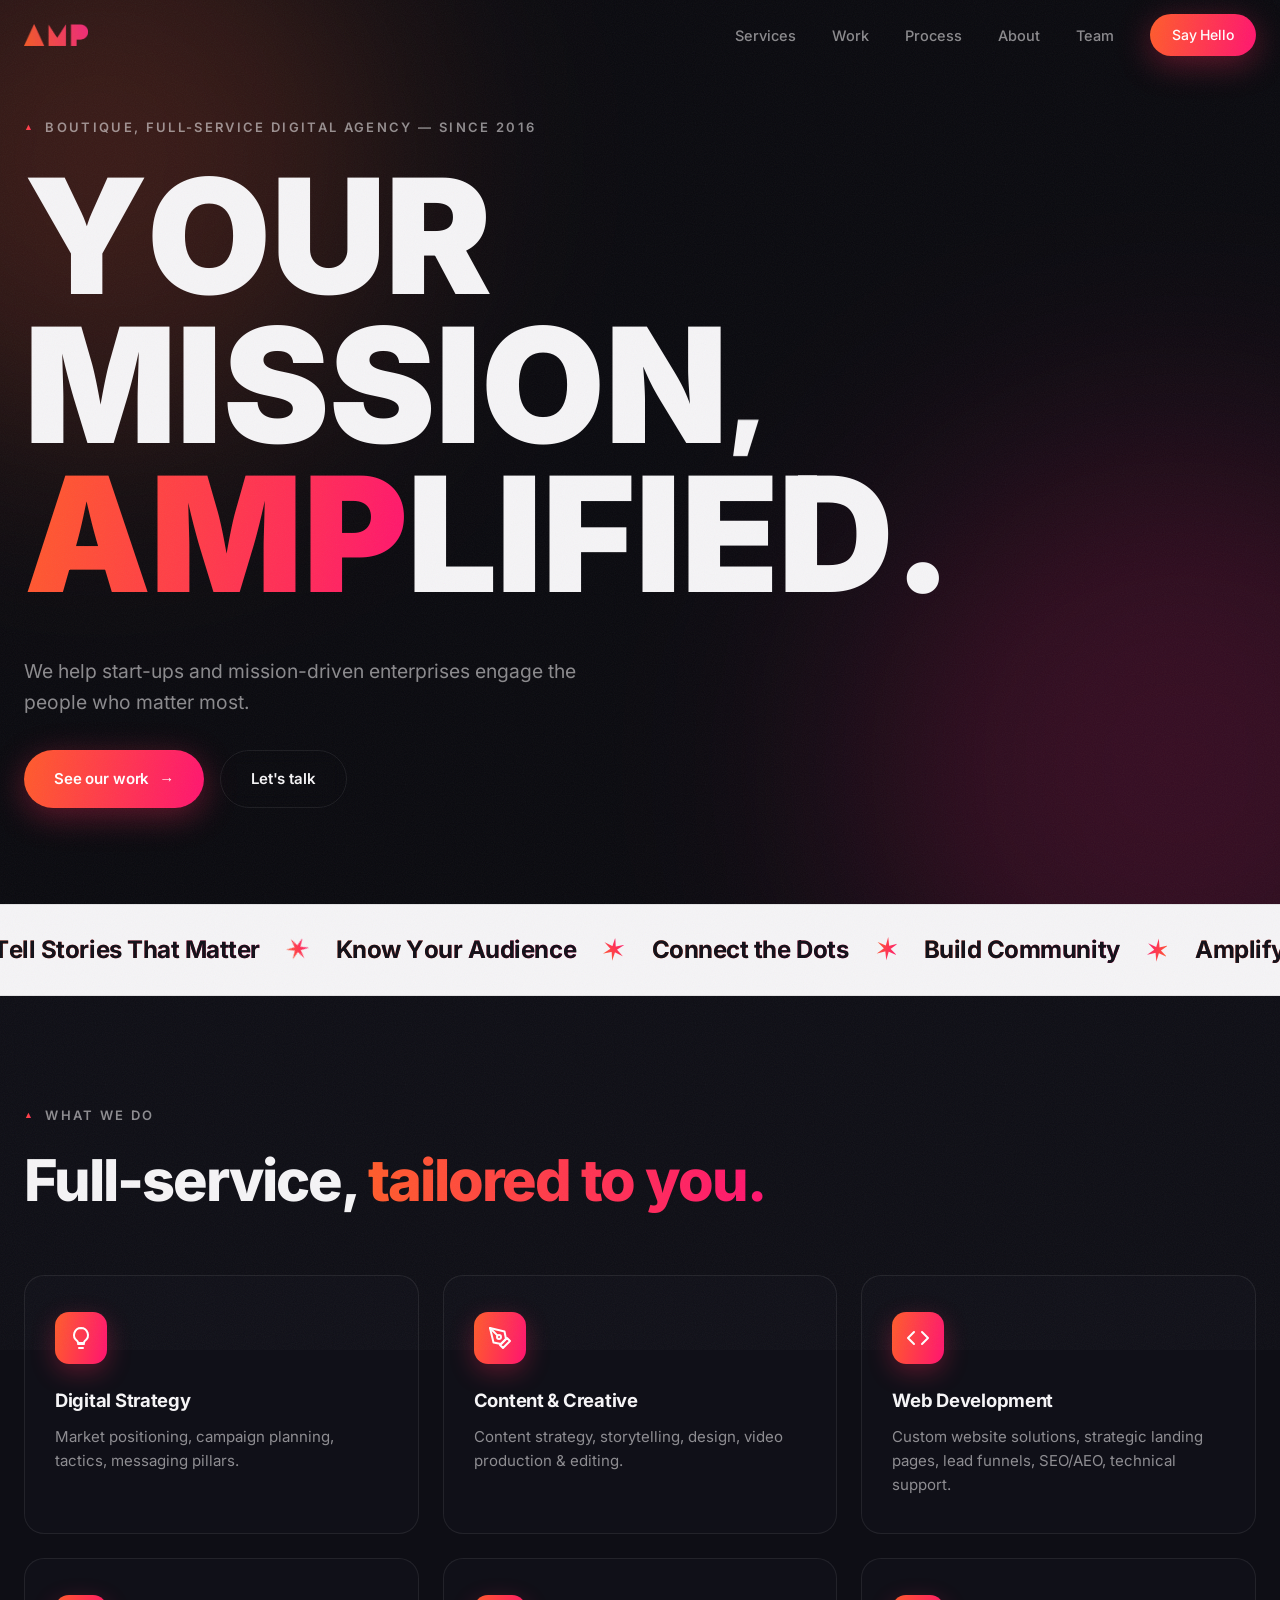
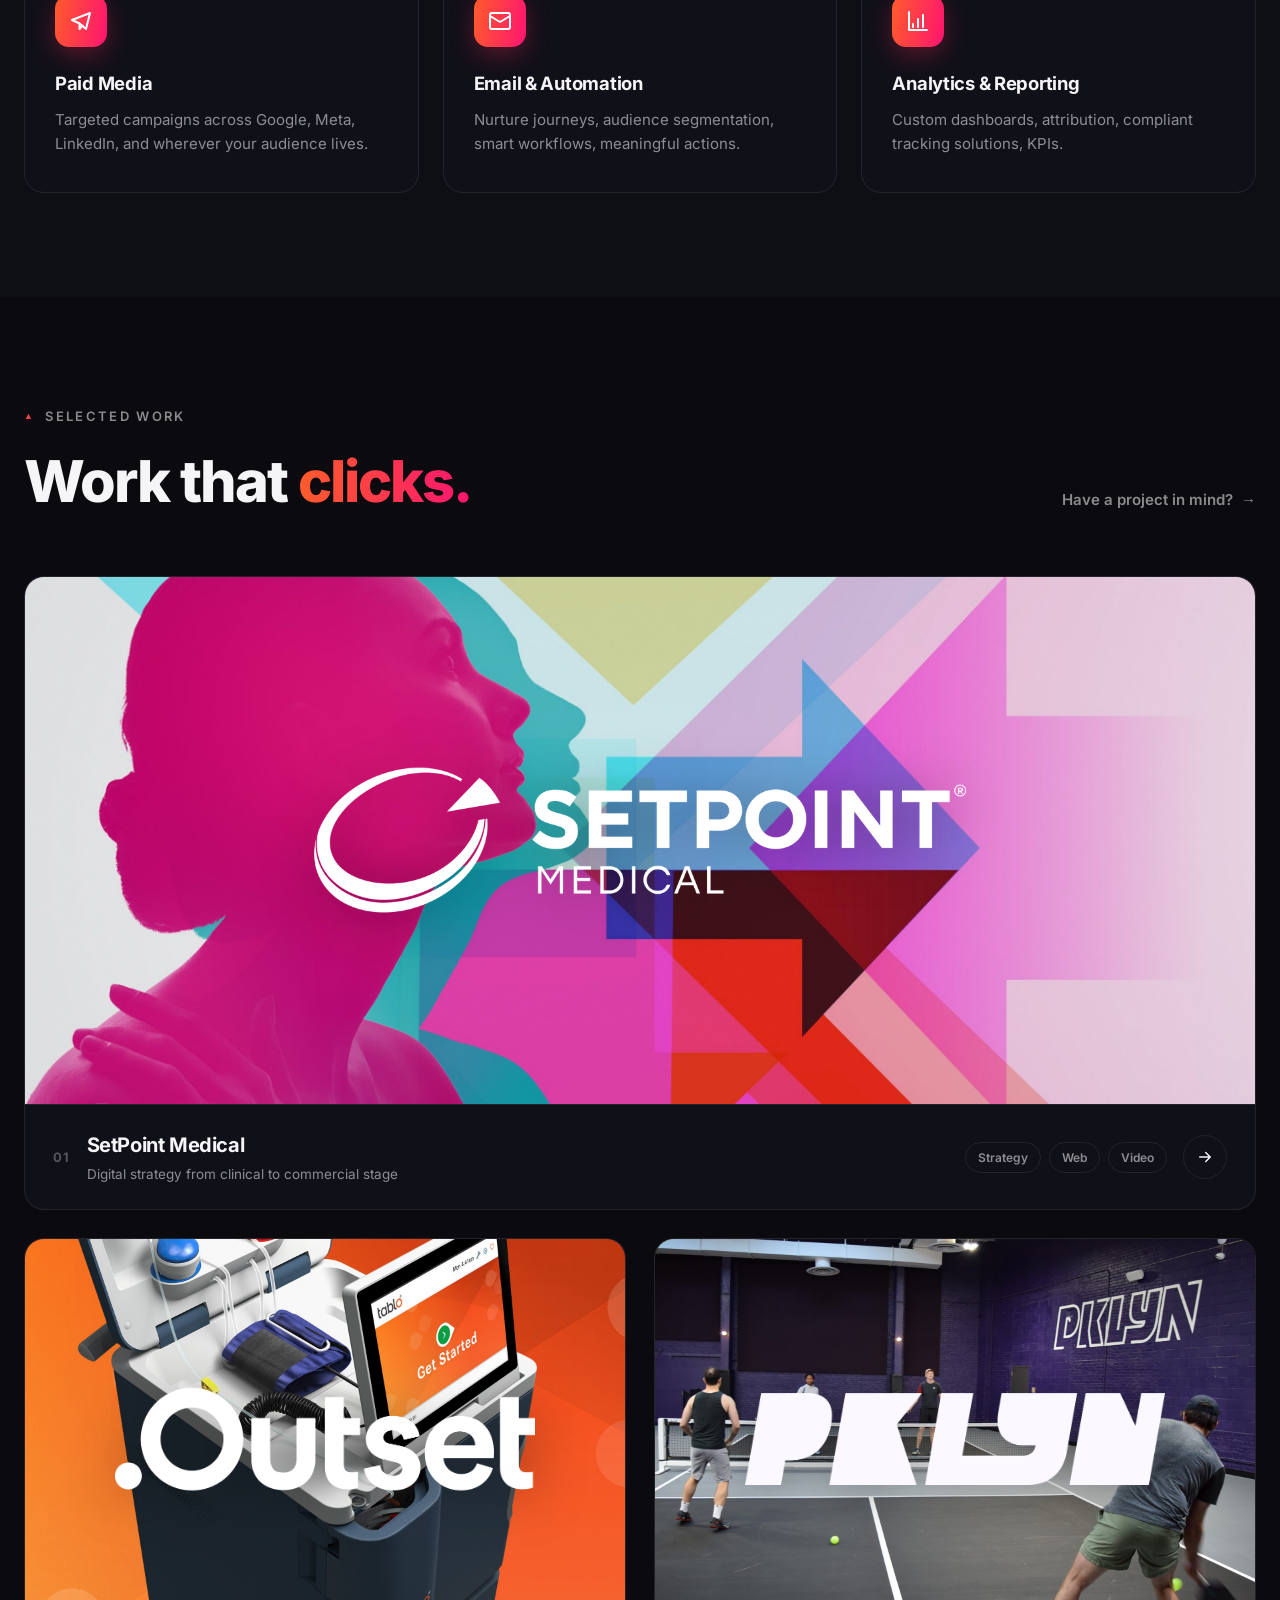
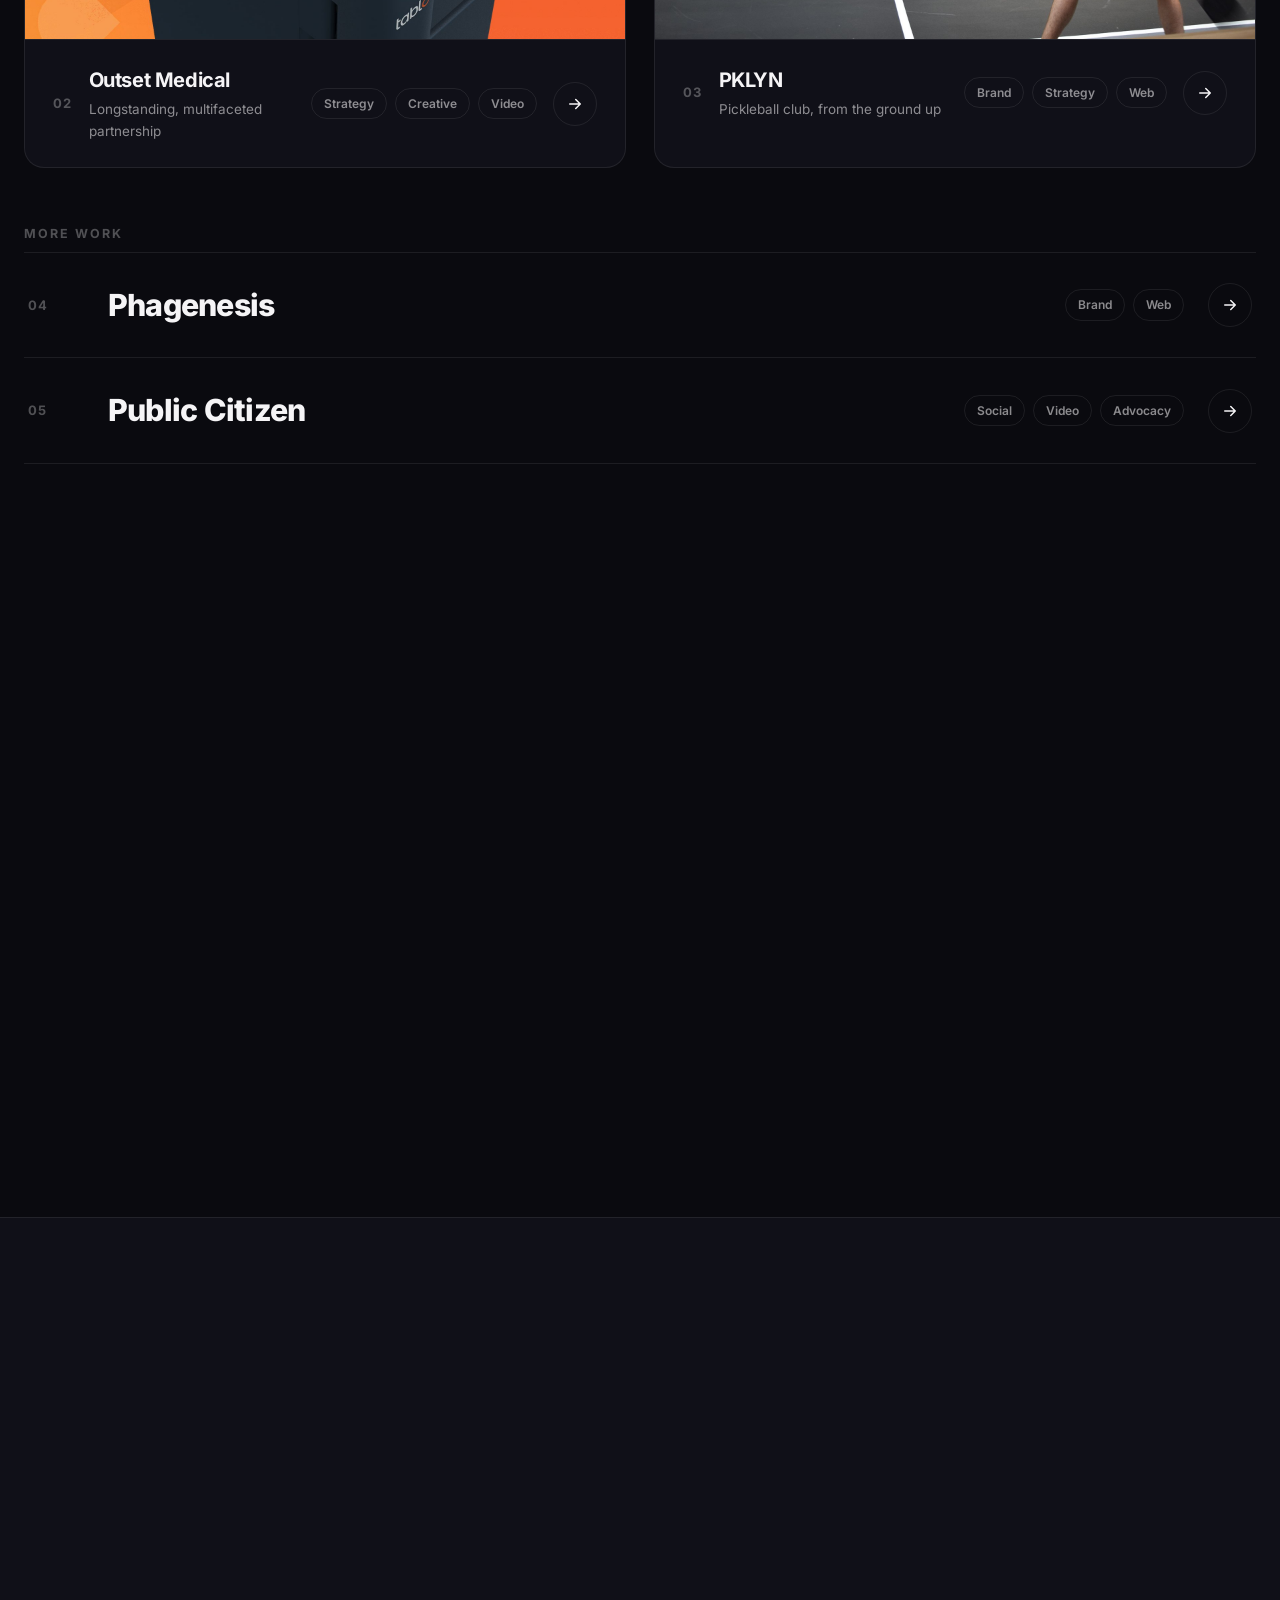
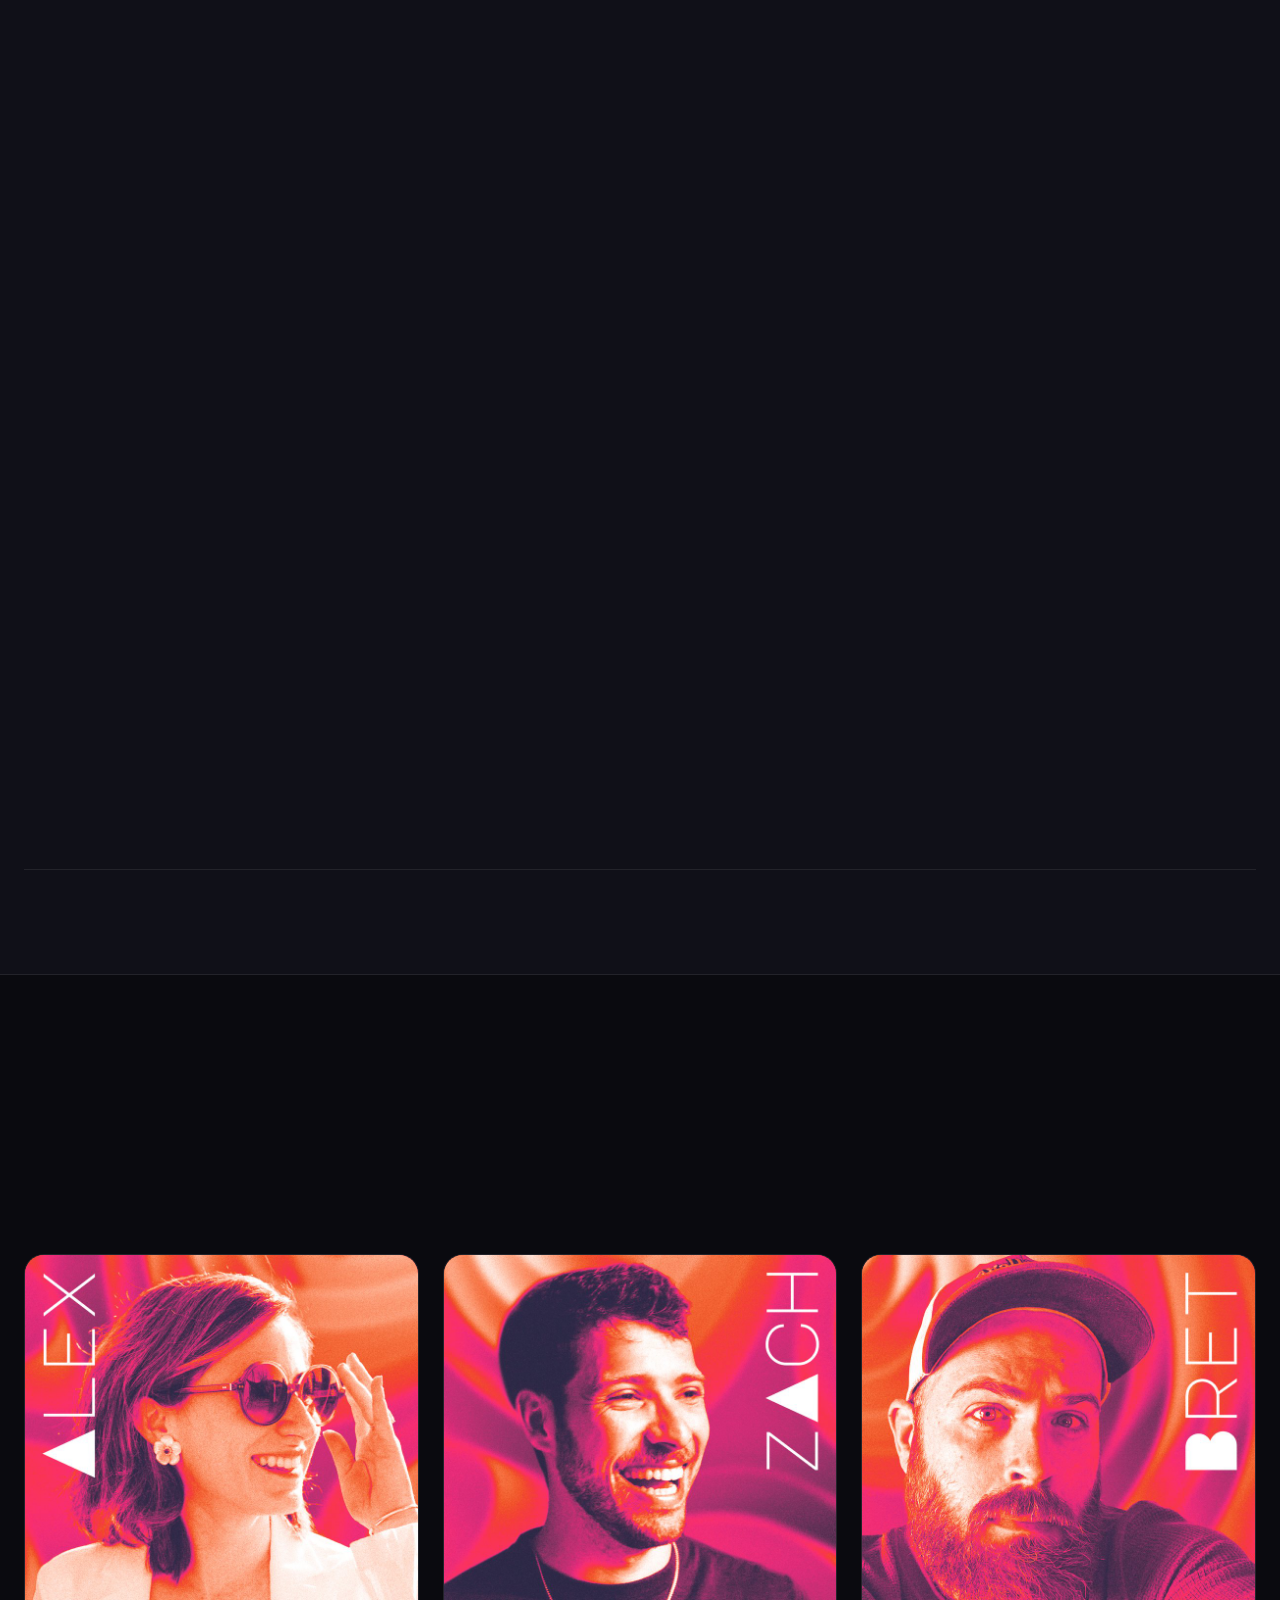
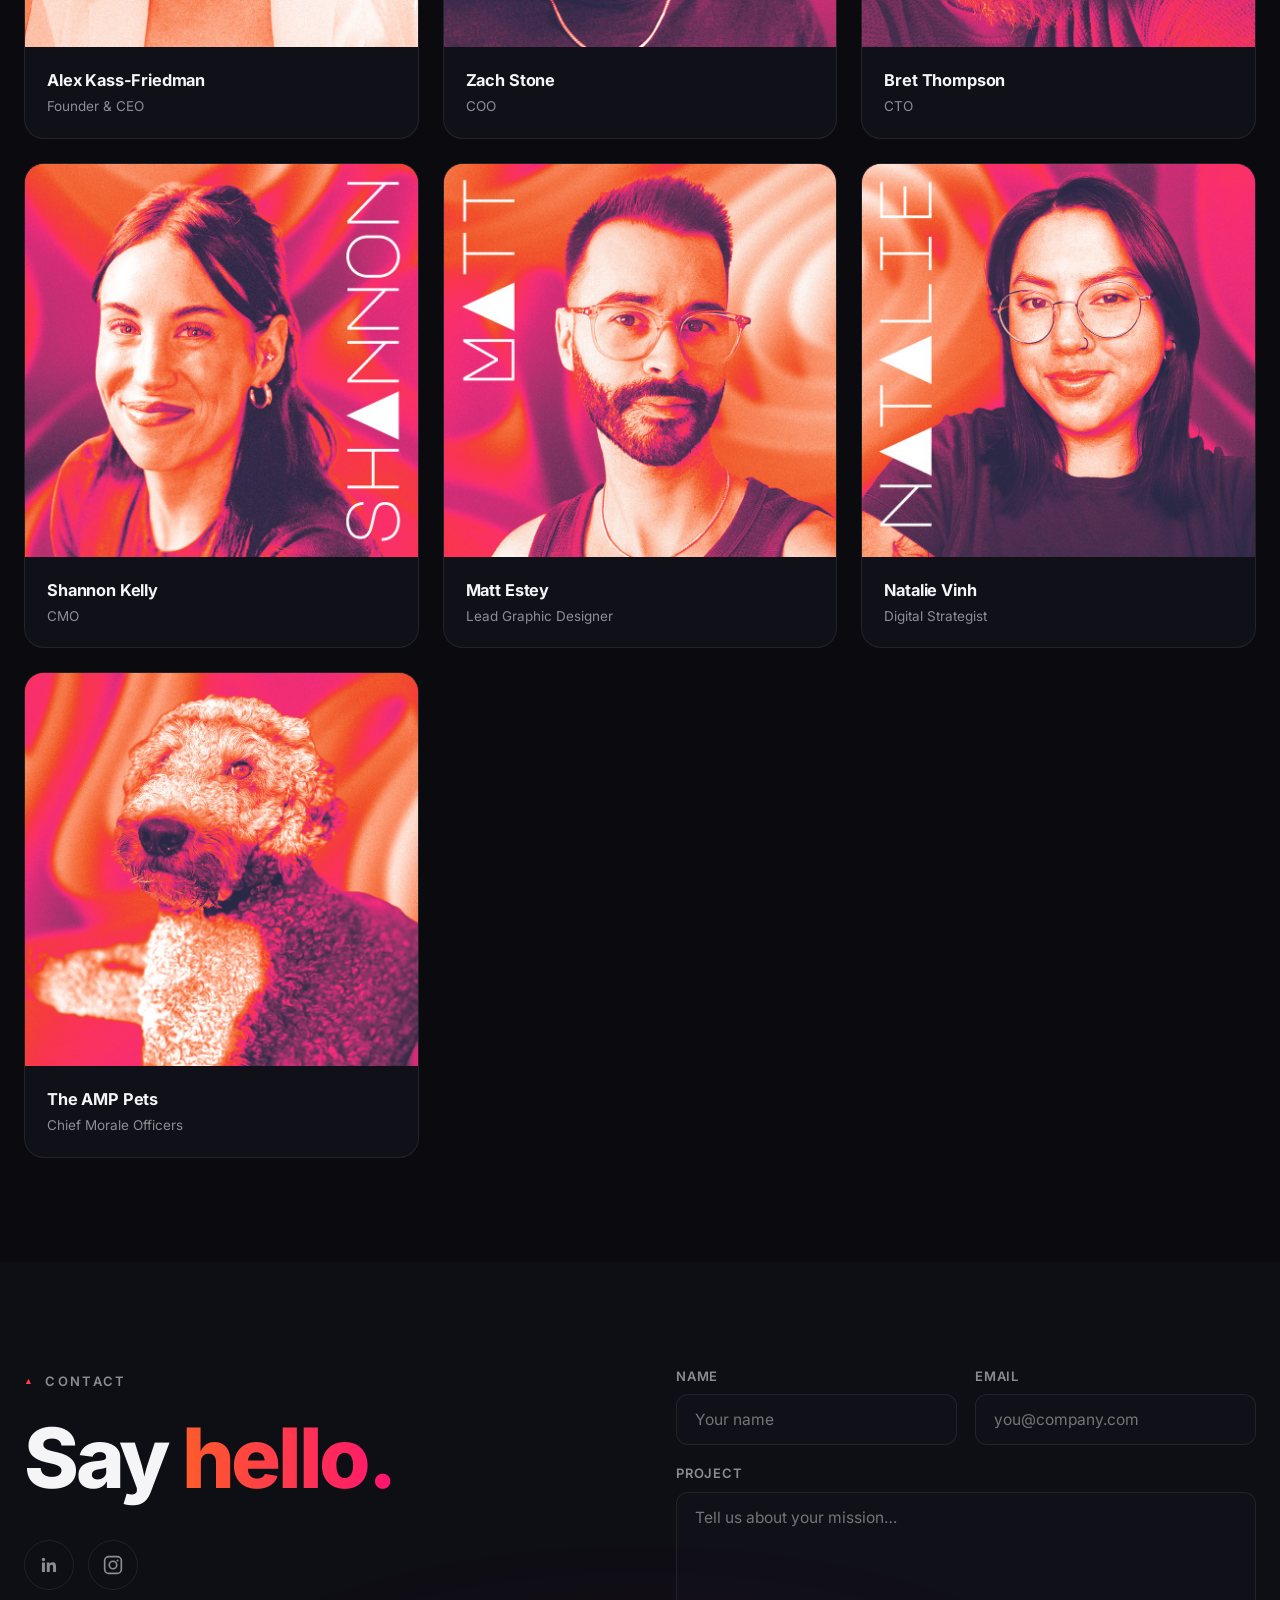
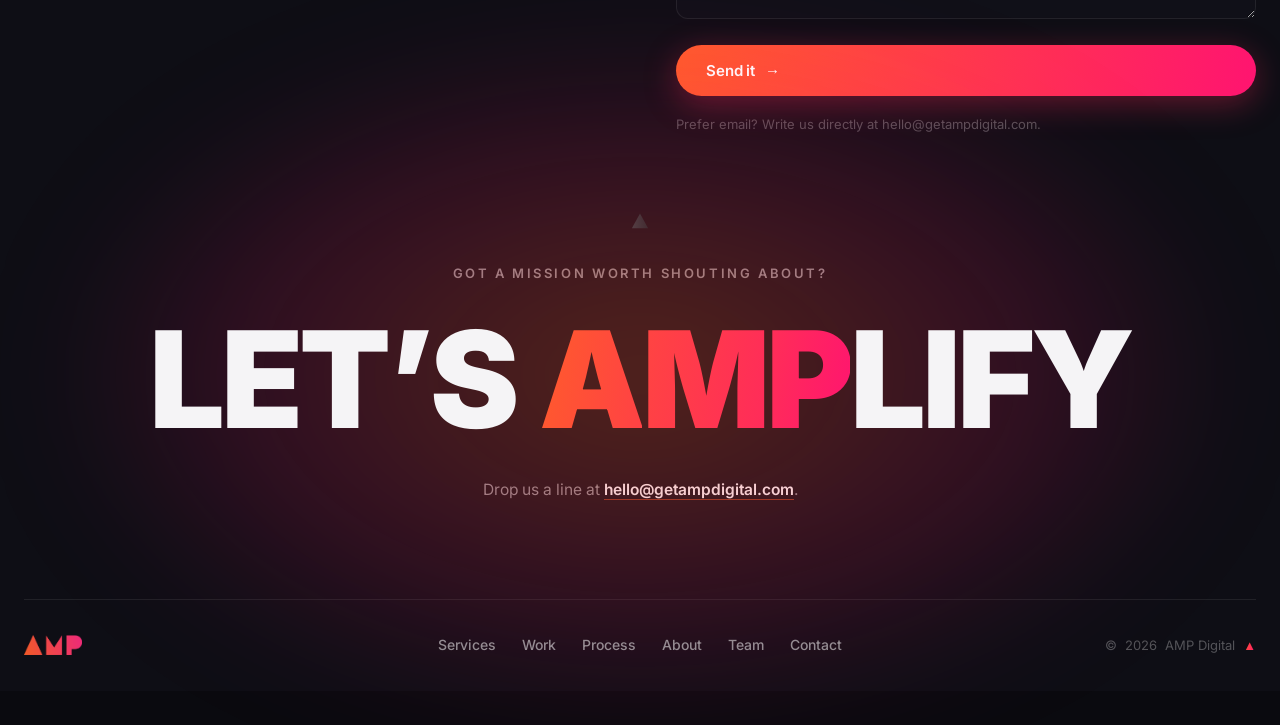
<file: index.html>
<!DOCTYPE html>
<html lang="en">
<head>
<meta charset="UTF-8">
<meta name="viewport" content="width=device-width, initial-scale=1.0">
<title>AMP Digital — Your Mission, Amplified</title>
<meta name="description" content="AMP is a full-service digital marketing agency for start-ups and mission-driven enterprises. Strategy, creative, web, paid media, and analytics — since 2016.">
<meta property="og:title" content="AMP Digital — Your Mission, Amplified">
<meta property="og:description" content="AMP is a full-service digital marketing agency for start-ups and mission-driven enterprises. Strategy, creative, web, paid media, and analytics — since 2016.">
<meta property="og:type" content="website">
<meta property="og:url" content="https://getampdigital.com">
<meta property="og:image" content="https://getampdigital.com/assets/img/og-image-v2.jpg">
<meta name="twitter:card" content="summary_large_image">
<meta name="twitter:image" content="https://getampdigital.com/assets/img/og-image-v2.jpg">
<link rel="icon" type="image/png" href="assets/img/amp-icon.png">
<link rel="preload" href="assets/fonts/inter-latin.woff2" as="font" type="font/woff2" crossorigin>
<link rel="stylesheet" href="assets/css/style.min.css">
</head>
<body>

<div class="grain" aria-hidden="true"></div>

<!-- ================= NAV ================= -->
<header class="nav">
  <div class="nav__inner">
    <a href="#top" class="nav__logo" aria-label="AMP Digital home">
      <img src="assets/img/amp-logo.png" alt="AMP" width="1116" height="386">
    </a>
    <nav class="nav__links" aria-label="Primary">
      <a href="#services">Services</a>
      <a href="#work">Work</a>
      <a href="#process">Process</a>
      <a href="#about">About</a>
      <a href="#team">Team</a>
      <a href="#contact" class="btn btn--primary">Say Hello</a>
    </nav>
    <button class="nav__burger" aria-label="Menu">
      <span></span><span></span><span></span>
    </button>
  </div>
</header>

<div class="mobile-menu">
  <button class="mobile-menu__close" aria-label="Close menu">&times;</button>
  <a href="#services">Services</a>
  <a href="#work">Work</a>
  <a href="#process">Process</a>
  <a href="#about">About</a>
  <a href="#team">Team</a>
  <a href="#contact">Contact</a>
  <button class="mobile-menu__mark" aria-label="AMP"><span>&#9650;</span></button>
</div>

<!-- ================= HERO ================= -->
<section class="hero" id="top">
  <div class="hero__glow hero__glow--a" aria-hidden="true"></div>
  <div class="hero__glow hero__glow--b" aria-hidden="true"></div>

  <div class="hero__content">
    <div class="eyebrow">Boutique, full-service digital agency — since 2016</div>
    <h1 class="hero__title" aria-label="Your mission, amplified.">
      <span class="hero__word" aria-hidden="true"><span class="ltr">Y</span><span class="ltr">O</span><span class="ltr">U</span><span class="ltr">R</span></span>
      <span class="hero__word" aria-hidden="true"><span class="ltr">M</span><span class="ltr">I</span><span class="ltr">S</span><span class="ltr">S</span><span class="ltr">I</span><span class="ltr">O</span><span class="ltr">N</span><span class="ltr ltr--comma">,</span></span>
      <span class="hero__word" aria-hidden="true"><span class="ltr ltr--amp">A</span><span class="ltr ltr--amp">M</span><span class="ltr ltr--amp">P</span><span class="ltr">L</span><span class="ltr">I</span><span class="ltr">F</span><span class="ltr">I</span><span class="ltr">E</span><span class="ltr">D</span><span class="ltr">.</span></span>
    </h1>
    <div class="hero__foot">
      <p class="hero__sub">We help start-ups and mission-driven enterprises engage the people who matter most.</p>
      <div class="hero__ctas">
        <a href="#work" class="btn btn--primary">See our work <span class="arrow">&rarr;</span></a>
        <a href="#contact" class="btn btn--ghost">Let's talk</a>
      </div>
    </div>
  </div>
</section>

<!-- ================= MARQUEE ================= -->
<div class="marquee" aria-hidden="true">
  <div class="marquee__track">
    <div class="marquee__item"><span class="mq">Tell Stories That Matter</span> <span class="spark">&#10038;</span> <span class="mq">Know Your Audience</span> <span class="spark">&#10038;</span> <span class="mq">Connect the Dots</span> <span class="spark">&#10038;</span> <span class="mq">Build Community</span> <span class="spark">&#10038;</span> <span class="mq">Amplify Your Mission</span> <span class="spark">&#10038;</span> <span class="mq">Move People to Action</span> <span class="spark">&#10038;</span> <span class="mq">Cut Through the Noise</span> <span class="spark">&#10038;</span> <span class="mq">Inspire Connection</span> <span class="spark">&#10038;</span></div>
    <div class="marquee__item"><span class="mq">Tell Stories That Matter</span> <span class="spark">&#10038;</span> <span class="mq">Know Your Audience</span> <span class="spark">&#10038;</span> <span class="mq">Connect the Dots</span> <span class="spark">&#10038;</span> <span class="mq">Build Community</span> <span class="spark">&#10038;</span> <span class="mq">Amplify Your Mission</span> <span class="spark">&#10038;</span> <span class="mq">Move People to Action</span> <span class="spark">&#10038;</span> <span class="mq">Cut Through the Noise</span> <span class="spark">&#10038;</span> <span class="mq">Inspire Connection</span> <span class="spark">&#10038;</span></div>
  </div>
</div>

<!-- ================= SERVICES ================= -->
<section class="section section--soft" id="services">
  <div class="wrap">
    <div class="sec-head reveal">
      <div>
        <div class="eyebrow">What We Do</div>
        <h2 class="h-xl">Full-service, <span class="grad-text">tailored to you.</span></h2>
      </div>
    </div>

    <div class="services-grid reveal-stagger">
      <div class="service-card" data-spot>
        <div class="service-card__inner">
          <div class="service-card__front">
        <div class="service-card__icon">
          <svg viewBox="0 0 24 24" fill="none" stroke="#fff" stroke-width="2" stroke-linecap="round" stroke-linejoin="round"><path d="M9 18h6M10 22h4M12 2a7 7 0 0 0-4 12.7c.6.5 1 1.4 1 2.3h6c0-.9.4-1.8 1-2.3A7 7 0 0 0 12 2z"/></svg>
        </div>
        <h3>Digital Strategy</h3>
        <p>Market positioning, campaign planning, tactics, messaging pillars.</p>
      </div>
          <div class="service-card__back" aria-hidden="true"></div>
        </div>
      </div>
      <div class="service-card" data-spot>
        <div class="service-card__inner">
          <div class="service-card__front">
        <div class="service-card__icon">
          <svg viewBox="0 0 24 24" fill="none" stroke="#fff" stroke-width="2" stroke-linecap="round" stroke-linejoin="round"><path d="M12 19l7-7 3 3-7 7-3-3z"/><path d="M18 13l-1.5-7.5L2 2l3.5 14.5L13 18l5-5z"/><path d="M2 2l7.6 7.6"/><circle cx="11" cy="11" r="2"/></svg>
        </div>
        <h3>Content &amp; Creative</h3>
        <p>Content strategy, storytelling, design, video production &amp; editing.</p>
      </div>
          <div class="service-card__back" aria-hidden="true"></div>
        </div>
      </div>
      <div class="service-card" data-spot>
        <div class="service-card__inner">
          <div class="service-card__front">
        <div class="service-card__icon">
          <svg viewBox="0 0 24 24" fill="none" stroke="#fff" stroke-width="2" stroke-linecap="round" stroke-linejoin="round"><path d="M16 18l6-6-6-6M8 6l-6 6 6 6"/></svg>
        </div>
        <h3>Web Development</h3>
        <p>Custom website solutions, strategic landing pages, lead funnels, SEO/AEO, technical support.</p>
      </div>
          <div class="service-card__back" aria-hidden="true"></div>
        </div>
      </div>
      <div class="service-card" data-spot>
        <div class="service-card__inner">
          <div class="service-card__front">
        <div class="service-card__icon">
          <svg viewBox="0 0 24 24" fill="none" stroke="#fff" stroke-width="2" stroke-linecap="round" stroke-linejoin="round"><path d="M3 11l18-7-4 16-6.5-5.5L3 11z"/><path d="M10.5 14.5V20l3-3.5"/></svg>
        </div>
        <h3>Paid Media</h3>
        <p>Targeted campaigns across Google, Meta, LinkedIn, and wherever your audience lives.</p>
      </div>
          <div class="service-card__back" aria-hidden="true"></div>
        </div>
      </div>
      <div class="service-card" data-spot>
        <div class="service-card__inner">
          <div class="service-card__front">
        <div class="service-card__icon">
          <svg viewBox="0 0 24 24" fill="none" stroke="#fff" stroke-width="2" stroke-linecap="round" stroke-linejoin="round"><rect x="2" y="4" width="20" height="16" rx="2"/><path d="M22 7l-10 6L2 7"/></svg>
        </div>
        <h3>Email &amp; Automation</h3>
        <p>Nurture journeys, audience segmentation, smart workflows, meaningful actions.</p>
      </div>
          <div class="service-card__back" aria-hidden="true"></div>
        </div>
      </div>
      <div class="service-card" data-spot>
        <div class="service-card__inner">
          <div class="service-card__front">
        <div class="service-card__icon">
          <svg viewBox="0 0 24 24" fill="none" stroke="#fff" stroke-width="2" stroke-linecap="round" stroke-linejoin="round"><path d="M3 3v18h18"/><path d="M7 15v3M12 10v8M17 6v12"/></svg>
        </div>
        <h3>Analytics &amp; Reporting</h3>
        <p>Custom dashboards, attribution, compliant tracking solutions, KPIs.</p>
      </div>
          <div class="service-card__back" aria-hidden="true"></div>
        </div>
      </div>
    </div>
  </div>
</section>

<!-- ================= WORK ================= -->
<section class="section" id="work">
  <div class="wrap">
    <div class="sec-head reveal">
      <div>
        <div class="eyebrow">Selected Work</div>
        <h2 class="h-xl">Work that <span class="grad-text">clicks.</span></h2>
      </div>
      <a href="#contact" class="sec-head__link">Have a project in mind? <span class="arrow">&rarr;</span></a>
    </div>

    <div class="work-grid reveal-stagger">
      <a href="case-studies/setpoint-medical.html" class="work-card work-card--wide">
        <div class="work-card__cover">
          <div class="work-card__art work-card__art--setpoint"></div>
          <img class="work-card__img work-card__img--color" src="assets/img/work/setpoint-color.jpg" alt="" loading="lazy" width="2520" height="1080">
          <img class="work-card__logo" src="assets/img/work/setpoint-logo.png" alt="SetPoint Medical logo" loading="lazy" width="1000" height="222">
        </div>
        <div class="work-card__meta">
          <span class="work-card__num">01</span>
          <span class="work-card__titles">
            <span class="work-card__title">SetPoint Medical</span>
            <span class="work-card__sub">Digital strategy from clinical to commercial stage</span>
          </span>
          <span class="work-card__tags"><span>Strategy</span><span>Web</span><span>Video</span></span>
          <span class="work-card__arrow" aria-hidden="true">
            <svg width="18" height="18" viewBox="0 0 24 24" fill="none" stroke="currentColor" stroke-width="2" stroke-linecap="round" stroke-linejoin="round"><path d="M5 12h14M13 6l6 6-6 6"/></svg>
          </span>
        </div>
      </a>

      <a href="case-studies/outset-medical.html" class="work-card">
        <div class="work-card__cover">
          <div class="work-card__art work-card__art--outset"></div>
          <img class="work-card__img work-card__img--color" src="assets/img/work/outset-color.jpg" alt="" loading="lazy" width="1800" height="1200">
          <img class="work-card__logo" src="assets/img/work/outset-logo.png" alt="Outset Medical logo" loading="lazy" width="1000" height="245">
        </div>
        <div class="work-card__meta">
          <span class="work-card__num">02</span>
          <span class="work-card__titles">
            <span class="work-card__title">Outset Medical</span>
            <span class="work-card__sub">Longstanding, multifaceted partnership</span>
          </span>
          <span class="work-card__tags"><span>Strategy</span><span>Creative</span><span>Video</span></span>
          <span class="work-card__arrow" aria-hidden="true">
            <svg width="18" height="18" viewBox="0 0 24 24" fill="none" stroke="currentColor" stroke-width="2" stroke-linecap="round" stroke-linejoin="round"><path d="M5 12h14M13 6l6 6-6 6"/></svg>
          </span>
        </div>
      </a>

      <a href="case-studies/pklyn.html" class="work-card">
        <div class="work-card__cover">
          <div class="work-card__art work-card__art--pklyn"></div>
          <img class="work-card__img work-card__img--color" src="assets/img/work/pklyn-color.jpg" alt="" loading="lazy" width="1800" height="1200">
          <img class="work-card__logo" src="assets/img/work/pklyn-logo.png" alt="PKLYN logo" loading="lazy" width="1000" height="219">
        </div>
        <div class="work-card__meta">
          <span class="work-card__num">03</span>
          <span class="work-card__titles">
            <span class="work-card__title">PKLYN</span>
            <span class="work-card__sub">Pickleball club, from the ground up</span>
          </span>
          <span class="work-card__tags"><span>Brand</span><span>Strategy</span><span>Web</span></span>
          <span class="work-card__arrow" aria-hidden="true">
            <svg width="18" height="18" viewBox="0 0 24 24" fill="none" stroke="currentColor" stroke-width="2" stroke-linecap="round" stroke-linejoin="round"><path d="M5 12h14M13 6l6 6-6 6"/></svg>
          </span>
        </div>
      </a>
    </div>

    <div class="work-index reveal">
      <div class="work-index__label">More work</div>
      <a href="case-studies/phagenesis.html" class="work-row">
        <span class="work-row__num">04</span>
        <span class="work-row__name" data-text="Phagenesis">Phagenesis</span>
        <span class="work-row__tags"><span>Brand</span><span>Web</span></span>
        <span class="work-row__arrow" aria-hidden="true">
          <svg width="18" height="18" viewBox="0 0 24 24" fill="none" stroke="currentColor" stroke-width="2" stroke-linecap="round" stroke-linejoin="round"><path d="M5 12h14M13 6l6 6-6 6"/></svg>
        </span>
      </a>
      <a href="case-studies/public-citizen.html" class="work-row">
        <span class="work-row__num">05</span>
        <span class="work-row__name" data-text="Public Citizen">Public Citizen</span>
        <span class="work-row__tags"><span>Social</span><span>Video</span><span>Advocacy</span></span>
        <span class="work-row__arrow" aria-hidden="true">
          <svg width="18" height="18" viewBox="0 0 24 24" fill="none" stroke="currentColor" stroke-width="2" stroke-linecap="round" stroke-linejoin="round"><path d="M5 12h14M13 6l6 6-6 6"/></svg>
        </span>
      </a>
    </div>
  </div>
</section>


<!-- ================= PROCESS ================= -->
<section class="section process" id="process">
  <div class="wrap">
    <div class="sec-head reveal">
      <div>
        <div class="eyebrow">How We Work</div>
        <h2 class="h-xl">From immersion <span class="grad-text">to impact.</span></h2>
      </div>
    </div>

    <div class="process-line" aria-hidden="true"></div>

    <div class="process-grid reveal-stagger">
      <div class="process-step">
        <div class="process-step__num" data-n="01">01</div>
        <span class="process-step__arrow" aria-hidden="true">&rarr;</span>
        <h3>Discovery &amp; Immersion</h3>
        <p>We learn your business inside and out — differentiators, audiences, pain points, opportunities — so we can champion the great work you do.</p>
      </div>
      <div class="process-step">
        <div class="process-step__num" data-n="02">02</div>
        <span class="process-step__arrow" aria-hidden="true">&rarr;</span>
        <h3>Strategy &amp; Planning</h3>
        <p>We craft campaign architecture, audience targeting, and messaging frameworks shaped to your goals, audience, and market.</p>
      </div>
      <div class="process-step">
        <div class="process-step__num" data-n="03">03</div>
        <span class="process-step__arrow" aria-hidden="true">&rarr;</span>
        <h3>Build &amp; Launch</h3>
        <p>The moment when plans move into action, you get a team that's dedicated to seeing through every last detail to ensure smooth success.</p>
      </div>
      <div class="process-step">
        <div class="process-step__num" data-n="04">04</div>
        <span class="process-step__arrow" aria-hidden="true">&rarr;</span>
        <h3>Learn &amp; Level-Up</h3>
        <p>With expert eyes on performance metrics, we optimize campaigns to better and more efficiently achieve our clients' goals.</p>
      </div>
    </div>
  </div>
</section>

<!-- ================= MANIFESTO / ABOUT ================= -->
<section class="section manifesto" id="about">
  <div class="wrap">
    <div class="manifesto__top reveal">
      <div>
        <div class="eyebrow">Who We Are</div>
        <p class="manifesto__statement">A tight-knit team for <span class="grad-text" style="white-space: nowrap;">mission-driven brands</span> — building community around causes we care about since 2016.</p>
      </div>
      <div class="amp-toy-wrap">
        <div class="amp-toy" id="amp-toy" aria-hidden="true"></div>
        <div class="amp-toy__hint">Give AMP a spin</div>
      </div>
    </div>

    <div class="values reveal-stagger">
      <div class="value-row">
        <h3 data-text="Mission first">Mission first</h3>
        <p>We pick partners we believe in — companies and causes doing work that matters — and we care deeply about their success.</p>
      </div>
      <div class="value-row">
        <h3 data-text="Partners, not vendors">Partners, not vendors</h3>
        <p>Most of our engagements are long-term and embedded. Less like hiring an agency, more like gaining an in-house team.</p>
      </div>
      <div class="value-row">
        <h3 data-text="Built scrappy">Built scrappy</h3>
        <p>We cut our teeth in organizing and advocacy, where you make it happen with what you've got. That resourcefulness is intrinsic to our agency's DNA.</p>
      </div>
      <div class="value-row">
        <h3 data-text="Bespoke by default">Bespoke by default</h3>
        <p>Every client comes with a unique set of needs and goals. Our engagement model is custom-built around your specific circumstances.</p>
      </div>
      <div class="value-row">
        <h3 data-text="We give a sh*t">We give a sh*t</h3>
        <p>The answer-the-phone, sweat-the-details kind of care. It's why clients stay.</p>
      </div>
    </div>
  </div>
</section>

<!-- ================= TEAM ================= -->
<section class="section" id="team">
  <div class="wrap">
    <div class="sec-head reveal">
      <div>
        <div class="eyebrow">The Team</div>
        <h2 class="h-xl">Small team. <span class="grad-text">Big signal.</span></h2>
      </div>
    </div>

    <div class="team-grid reveal-stagger">
      <div class="team-card" data-spot role="button" tabindex="0" aria-haspopup="dialog" data-bio="Alex founded AMP — officially Founder &amp; CEO, unofficially 'Chief Ninja,' a title bestowed by one of our earliest clients for her scrappy, savvy, creative approach to digital engagement. The agency spun off from Democratic Voices, a digital advocacy nonprofit she led until 2016, where the future AMP OGs honed their craft building community around worthy causes — a philosophy that still underpins everything we do: resonant content connects communities and builds strong relationships around brands. She holds a BA from NYU's Gallatin School, where she studied the rise of digital technologies and their socio-cultural impact.">
        <div class="team-card__avatar">
          <img src="assets/img/team/alex.jpg" alt="Alex Kass" loading="lazy" width="800" height="800">
          <span class="team-card__more" aria-hidden="true">+</span>
        </div>
        <div class="team-card__info">
          <div class="team-card__name">Alex Kass-Friedman</div>
          <div class="team-card__role"><span class="role-main">Founder &amp; CEO</span><span class="role-alt" aria-hidden="true">a.k.a. the one who started it all</span></div>
        </div>
      </div>
      <div class="team-card" data-spot role="button" tabindex="0" aria-haspopup="dialog" data-bio="Zach leads account management, project management, and operations at AMP, turning complex initiatives into work that ships on time and performs. He came up making things: award-winning video, motion graphics, scriptwriting, and social accounts with millions of followers, with viral content featured in the New York Times, the Washington Post, and The Late Show with Stephen Colbert. That maker's instinct shapes how he runs a team &mdash; he knows what strong creative takes and how to keep a lean group producing sharp work under pressure. Off the clock, you'll find him kicking back with a graphic novel or exploring trails with his poodle, Herschel.">
        <div class="team-card__avatar">
          <img src="assets/img/team/zach.jpg" alt="Zach Stone" loading="lazy" width="800" height="800">
          <span class="team-card__more" aria-hidden="true">+</span>
        </div>
        <div class="team-card__info">
          <div class="team-card__name">Zach Stone</div>
          <div class="team-card__role"><span class="role-main">COO</span><span class="role-alt" aria-hidden="true">a.k.a. the diplomat</span></div>
        </div>
      </div>
      <div class="team-card" data-spot role="button" tabindex="0" aria-haspopup="dialog" data-bio="Bret is a partner at AMP and a wearer of many hats — one part CTO, de facto Head of Web Development, steward of the creative team's irreverent spirit, and The Glue that keeps everything together. His career spans filming undercover videos of illegal gun trafficking, creating an animated amphibian superhero, serving as digital director for a $22 million campaign, and five years on Capitol Hill. These days he builds cohesive digital ecosystems — websites, CRMs, and the content that makes them come to life. He's infamous for Bretpardy, a living-room edition of the syndicated quiz game that he writes off the top of his head.">
        <div class="team-card__avatar">
          <img src="assets/img/team/bret.jpg" alt="Bret Thompson" loading="lazy" width="800" height="800">
          <span class="team-card__more" aria-hidden="true">+</span>
        </div>
        <div class="team-card__info">
          <div class="team-card__name">Bret Thompson</div>
          <div class="team-card__role"><span class="role-main">CTO</span><span class="role-alt" aria-hidden="true">a.k.a. the glue</span></div>
        </div>
      </div>
      <div class="team-card" data-spot role="button" tabindex="0" aria-haspopup="dialog" data-bio="Shannon is AMP's Chief Marketing Officer, with 10+ years of digital marketing experience driving growth for early-stage startups — primarily in healthcare technology and social-impact sectors — across paid media, email, SEO, content, copywriting, and lead generation. Before AMP, she led digital marketing at CIONIC, a neurotech company developing bionic clothing to improve mobility for people with upper motor neuron disorders. Energized by the intersection of creative problem-solving, data-driven decisions, and compelling storytelling, she's known for finding the quick wins that unlock long-lasting results. Outside of work: reading, skiing, running, and time with friends and family.">
        <div class="team-card__avatar">
          <img src="assets/img/team/shannon.jpg" alt="Shannon Kelly" loading="lazy" width="800" height="800">
          <span class="team-card__more" aria-hidden="true">+</span>
        </div>
        <div class="team-card__info">
          <div class="team-card__name">Shannon Kelly</div>
          <div class="team-card__role"><span class="role-main">CMO</span><span class="role-alt" aria-hidden="true">a.k.a. A/B testing this title</span></div>
        </div>
      </div>
      <div class="team-card" data-spot role="button" tabindex="0" aria-haspopup="dialog" data-bio="Matt is AMP's Lead Graphic Designer and a jack of all trades — photo, video, and audio editing, animation, and illustration. He can take a challenge and turn out a solution in no time, with museum installations, public murals, and Times Square displays under his belt. He's been with AMP since its days as Democratic Voices, and earned his BFA from Columbus College of Art and Design with a focus in animation and design.">
        <div class="team-card__avatar">
          <img src="assets/img/team/matt.jpg" alt="Matt Estey" loading="lazy" width="800" height="800">
          <span class="team-card__more" aria-hidden="true">+</span>
        </div>
        <div class="team-card__info">
          <div class="team-card__name">Matt Estey</div>
          <div class="team-card__role"><span class="role-main">Lead Graphic Designer</span><span class="role-alt" aria-hidden="true">a.k.a. silent but deadly</span></div>
        </div>
      </div>
      <div class="team-card" data-spot role="button" tabindex="0" aria-haspopup="dialog" data-bio="Natalie is a digital strategist and AMP's resident Gen Z — she knows social platforms inside and out and always has her finger on the pulse of the latest trends. She's drawn to projects where creativity shines, from designing and managing a highly active local music magazine to posting about the hottest new reads on BookTok. Raised a writer, with a marketing degree from Western Washington University, she absolutely loves a creative challenge. Away from the screen, she's reading fantasy novels alongside her little orange cat, Peach.">
        <div class="team-card__avatar">
          <img src="assets/img/team/natalie.jpg" alt="Natalie Vinh" loading="lazy" width="800" height="800">
          <span class="team-card__more" aria-hidden="true">+</span>
        </div>
        <div class="team-card__info">
          <div class="team-card__name">Natalie Vinh</div>
          <div class="team-card__role"><span class="role-main">Digital Strategist</span><span class="role-alt" aria-hidden="true">a.k.a. the trend-spotter</span></div>
        </div>
      </div>
      <div class="team-card team-card--pets" data-spot aria-label="The AMP pets">
        <div class="team-card__avatar">
          <img src="assets/img/team/pet-1.jpg" alt="Hershal the poodle" class="pet-shot is-active" loading="lazy" width="800" height="800">
          <img src="assets/img/team/pet-2.jpg" alt="Peach the cat perched on a cat tree" class="pet-shot" loading="lazy" width="800" height="800">
          <img src="assets/img/team/pet-3.jpg" alt="Eames the bull terrier" class="pet-shot" loading="lazy" width="800" height="800">
          <img src="assets/img/team/pet-4.jpg" alt="Lenny and Rufus the cats sharing a basket" class="pet-shot" loading="lazy" width="800" height="800">
        </div>
        <div class="team-card__info">
          <div class="team-card__name">The AMP Pets</div>
          <div class="team-card__role"><span class="role-main">Chief Morale Officers</span><span class="role-alt" aria-hidden="true">a.k.a. upper management</span></div>
        </div>
      </div>
    </div>
  </div>
</section>

<!-- ================= CONTACT ================= -->
<section class="section contact section--soft" id="contact">
  <div class="wrap">
    <div class="contact__grid">
      <div class="reveal">
        <div class="eyebrow">Contact</div>
        <h2 class="h-display contact__title">Say <span class="grad-text">hello.</span></h2>
        <div class="socials">
          <a class="social" href="https://www.linkedin.com/company/64727391/" target="_blank" rel="noopener" aria-label="LinkedIn">
            <svg viewBox="0 0 24 24" fill="currentColor"><path d="M20.45 20.45h-3.55v-5.57c0-1.33-.03-3.04-1.85-3.04-1.86 0-2.14 1.45-2.14 2.94v5.67H9.35V9h3.41v1.56h.05c.48-.9 1.64-1.85 3.37-1.85 3.6 0 4.27 2.37 4.27 5.46v6.28zM5.34 7.43a2.06 2.06 0 1 1 0-4.12 2.06 2.06 0 0 1 0 4.12zM7.12 20.45H3.56V9h3.56v11.45z"/></svg>
          </a>
          <a class="social" href="https://www.instagram.com/getampdigital/" target="_blank" rel="noopener" aria-label="Instagram">
            <svg viewBox="0 0 24 24" fill="none" stroke="currentColor" stroke-width="2" stroke-linecap="round" stroke-linejoin="round"><rect x="2" y="2" width="20" height="20" rx="5"/><circle cx="12" cy="12" r="4.5"/><circle cx="17.5" cy="6.5" r="1.2" fill="currentColor" stroke="none"/></svg>
          </a>
        </div>
      </div>
      <div class="reveal">
        <!-- Netlify Forms: detected at build time; notifications configured in the Netlify dashboard -->
        <form class="form" name="contact" method="POST" data-netlify="true" netlify-honeypot="bot-field" action="/">
          <input type="hidden" name="form-name" value="contact">
          <p class="form__hp" hidden aria-hidden="true"><label>Don't fill this out: <input name="bot-field" tabindex="-1" autocomplete="off"></label></p>
          <div class="form__row">
            <div>
              <label for="f-name">Name</label>
              <input id="f-name" type="text" name="name" placeholder="Your name" required>
            </div>
            <div>
              <label for="f-email">Email</label>
              <input id="f-email" type="email" name="email" placeholder="you@company.com" required>
            </div>
          </div>
          <div>
            <label for="f-msg">Project</label>
            <textarea id="f-msg" name="message" rows="5" placeholder="Tell us about your mission…" required></textarea>
          </div>
          <button type="submit" class="btn btn--primary">Send it <span class="arrow">&rarr;</span></button>
          <p class="form__status" role="status"></p>
          <p class="form__note">Prefer email? Write us directly at hello@getampdigital.com.</p>
        </form>
        <!-- Success state: main.js swaps this in for the form after a good submit -->
        <div class="contact-success" hidden aria-live="polite">
          <div class="contact-success__mark" aria-hidden="true">
            <svg viewBox="0 0 64 64">
              <defs><linearGradient id="sent-g" x1="0" y1="0" x2="1" y2="1"><stop offset="0" stop-color="#ff5c2b"/><stop offset="1" stop-color="#ff1470"/></linearGradient></defs>
              <path class="contact-success__fill" d="M32 4 L60 56 L4 56 Z" fill="url(#sent-g)"/>
              <path class="contact-success__stroke" d="M32 4 L60 56 L4 56 Z" fill="none" stroke="url(#sent-g)"/>
            </svg>
          </div>
          <h3 class="h-display contact-success__title" tabindex="-1" aria-label="Message sent."><span class="contact-success__word" aria-hidden="true"><span class="ltr">M</span><span class="ltr">e</span><span class="ltr">s</span><span class="ltr">s</span><span class="ltr">a</span><span class="ltr">g</span><span class="ltr">e</span></span> <span class="grad-text ltr" aria-hidden="true">sent.</span></h3>
          <p class="contact-success__body">It&rsquo;s in our inbox. We&rsquo;ll be in touch.</p>
          <a href="#contact" class="sec-head__link contact-success__again">Send another <span class="arrow">&rarr;</span></a>
        </div>
      </div>
    </div>
  </div>
</section>

<!-- ================= BIO MODAL ================= -->
<div class="bio-modal" aria-hidden="true" hidden>
  <div class="bio-modal__backdrop"></div>
  <div class="bio-modal__card" role="dialog" aria-modal="true" aria-label="Team member bio">
    <button class="bio-modal__close" aria-label="Close">&times;</button>
    <div class="bio-modal__media"></div>
    <div class="bio-modal__body">
      <h3 class="bio-modal__name"></h3>
      <div class="bio-modal__role"></div>
      <p class="bio-modal__bio"></p>
      <div class="bio-modal__nav">
        <button class="bio-modal__prev" aria-label="Previous teammate">&larr;</button>
        <button class="bio-modal__next" aria-label="Next teammate">&rarr;</button>
      </div>
    </div>
  </div>
</div>

<!-- ================= FOOTER ================= -->
<footer class="footer">
  <div class="footer-cta">
    <div class="footer-cta__glow" aria-hidden="true"></div>
    <!-- EASTER EGG: AMP Invaders trigger (delete to remove the game) -->
    <button class="footer-game" id="game-egg" aria-label="Play AMP Invaders" title="?">
      <svg width="18" height="22" viewBox="0 0 18 23" aria-hidden="true">
        <defs><linearGradient id="egg-g" x1="0" y1="0" x2="1" y2="0"><stop offset="0" stop-color="#ff5c2b"/><stop offset="1" stop-color="#ff1470"/></linearGradient></defs>
        <path class="egg-flame" d="M9 17 L11.4 19.8 L9 23 L6.6 19.8 Z" fill="url(#egg-g)"/>
        <path d="M9 0.5 L17.5 16 L0.5 16 Z" fill="url(#egg-g)"/>
      </svg>
    </button>
    <div class="footer-cta__kicker">Got a mission worth shouting about?</div>
    <a class="footer-cta__link" href="mailto:hello@getampdigital.com" aria-label="Email AMP Digital">
      <span class="footer-cta__word" aria-hidden="true"><span class="ltr">L</span><span class="ltr">E</span><span class="ltr">T</span><span class="ltr">&rsquo;</span><span class="ltr">S</span><span class="ltr">&nbsp;</span><span class="ltr ltr--amp">A</span><span class="ltr ltr--amp">M</span><span class="ltr ltr--amp">P</span><span class="ltr">L</span><span class="ltr">I</span><span class="ltr">F</span><span class="ltr">Y</span></span>
    </a>
    <p class="footer-cta__sub">Drop us a line at <a href="mailto:hello@getampdigital.com">hello@getampdigital.com</a>.</p>
  </div>

  <div class="wrap">
    <div class="footer__bar">
      <a href="#top" class="footer__logo" aria-label="AMP Digital home">
        <img src="assets/img/amp-logo.png" alt="AMP" width="1116" height="386">
      </a>
      <nav class="footer__nav" aria-label="Footer">
        <a href="#services">Services</a>
        <a href="#work">Work</a>
        <a href="#process">Process</a>
        <a href="#about">About</a>
        <a href="#team">Team</a>
        <a href="#contact">Contact</a>
      </nav>
      <span class="footer__copy">&copy; <span data-year>2026</span> AMP Digital <span class="footer__tri">&#9650;</span></span>
    </div>
  </div>
</footer>

<script src="assets/js/main.min.js"></script>

<!-- 3D logo toy: main.js loads assets/js/amp-toy.min.js when #amp-toy nears the viewport. This import map is allow-listed by hash in netlify.toml (precheck step 7 checks it). -->
<script type="importmap">{"imports":{"three":"https://cdn.jsdelivr.net/npm/three@0.160.0/build/three.module.min.js","three/addons/":"https://cdn.jsdelivr.net/npm/three@0.160.0/examples/jsm/"},"integrity":{"https://cdn.jsdelivr.net/npm/three@0.160.0/build/three.module.min.js":"sha384-8/hf5tabFfIo0BPku31TKUvGIKpWGYaMwNtlSNqNyZzXgZCMd4lnOGWbJElML9dv","https://cdn.jsdelivr.net/npm/three@0.160.0/examples/jsm/loaders/SVGLoader.js":"sha384-9bjPxggmiDnjr/OACK/AtBAq85KJBJ8uSxAccTaM1brUeoDRXfcC1wAo3l6hRsfZ"}}</script>

</body>
</html>
</file>
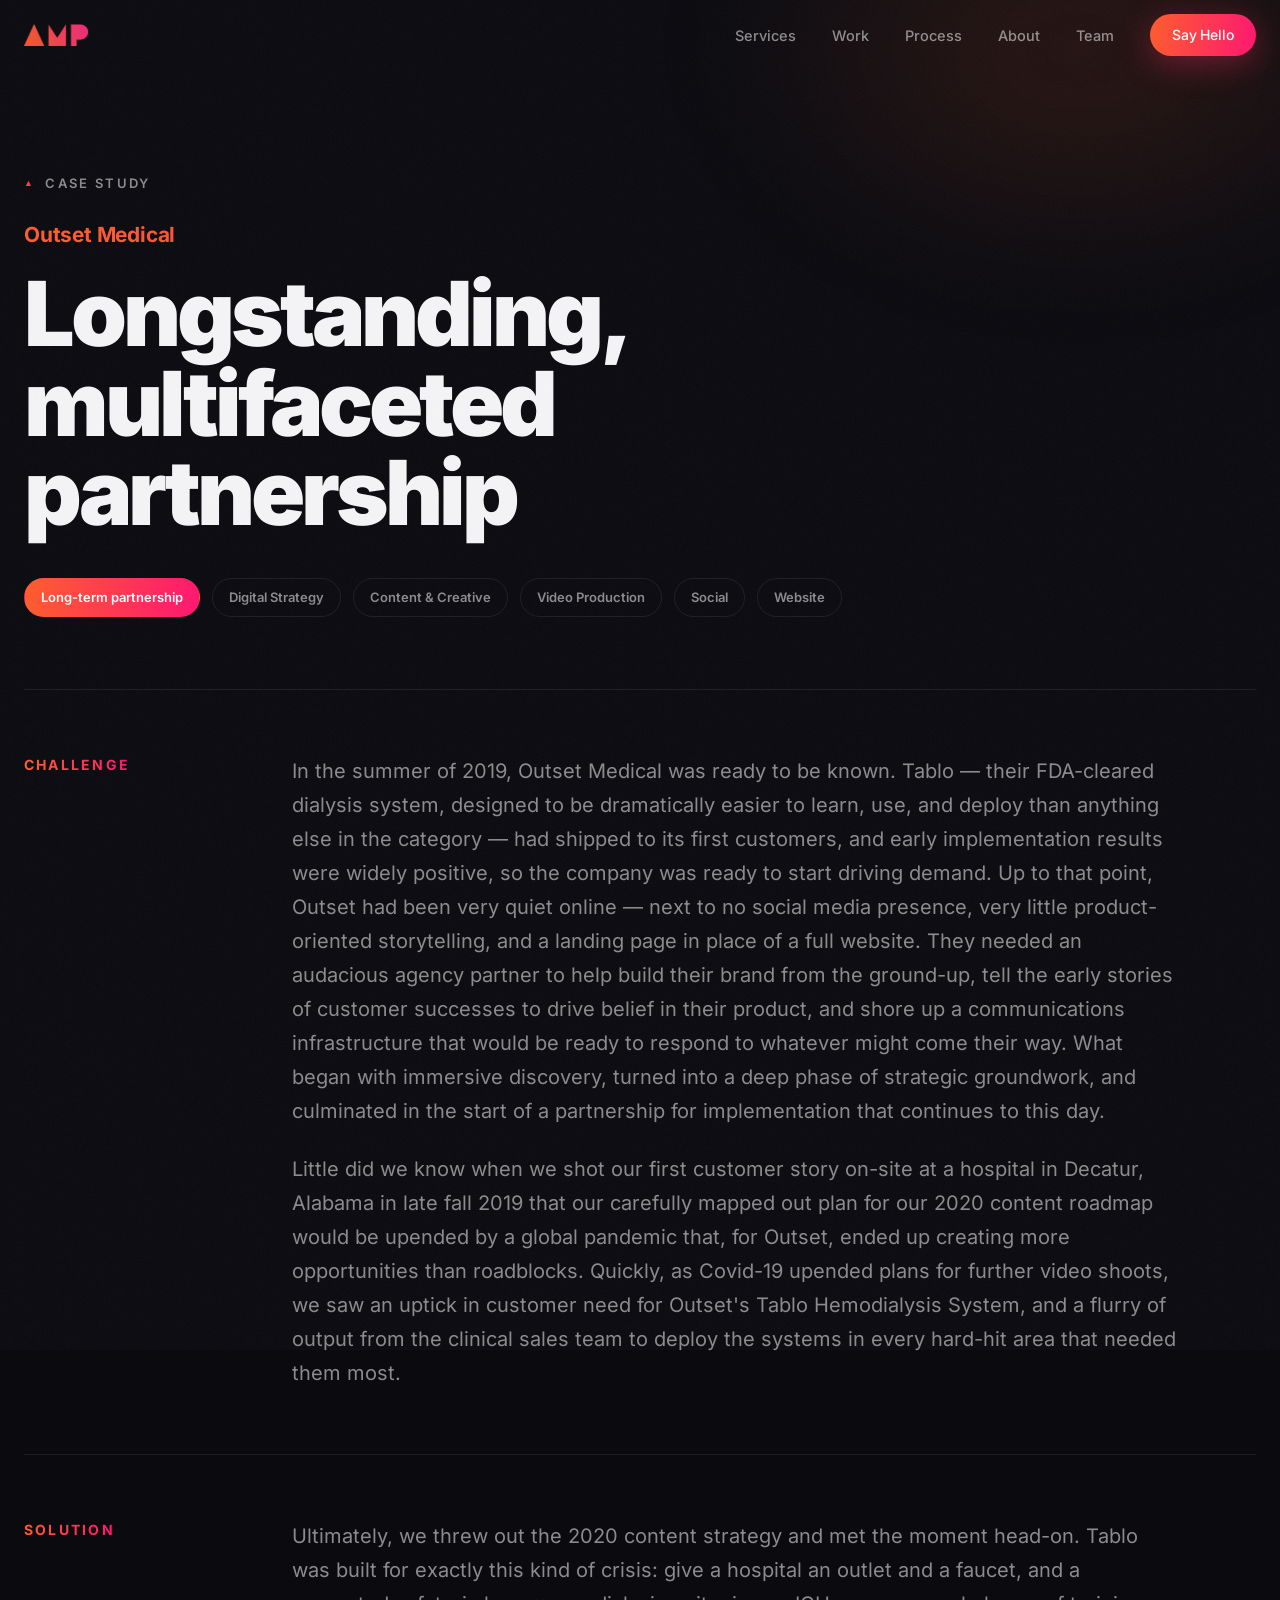
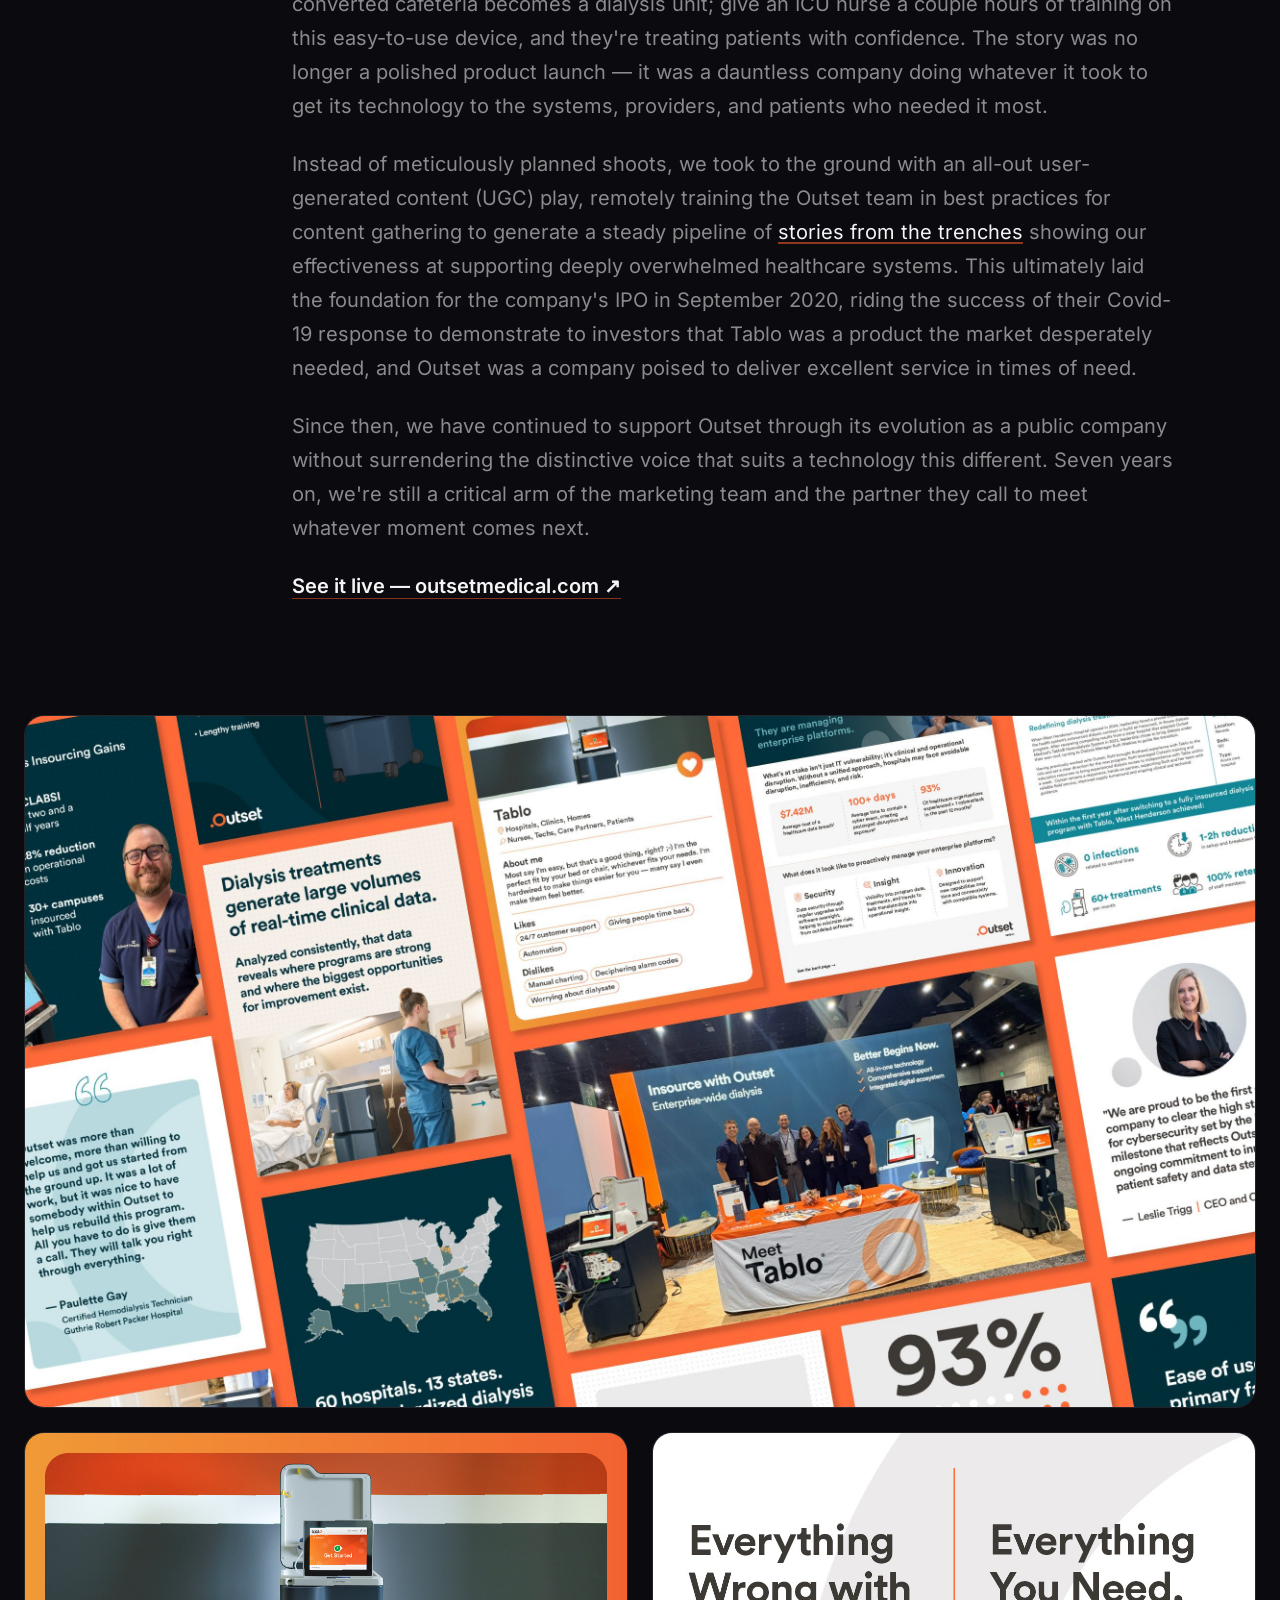
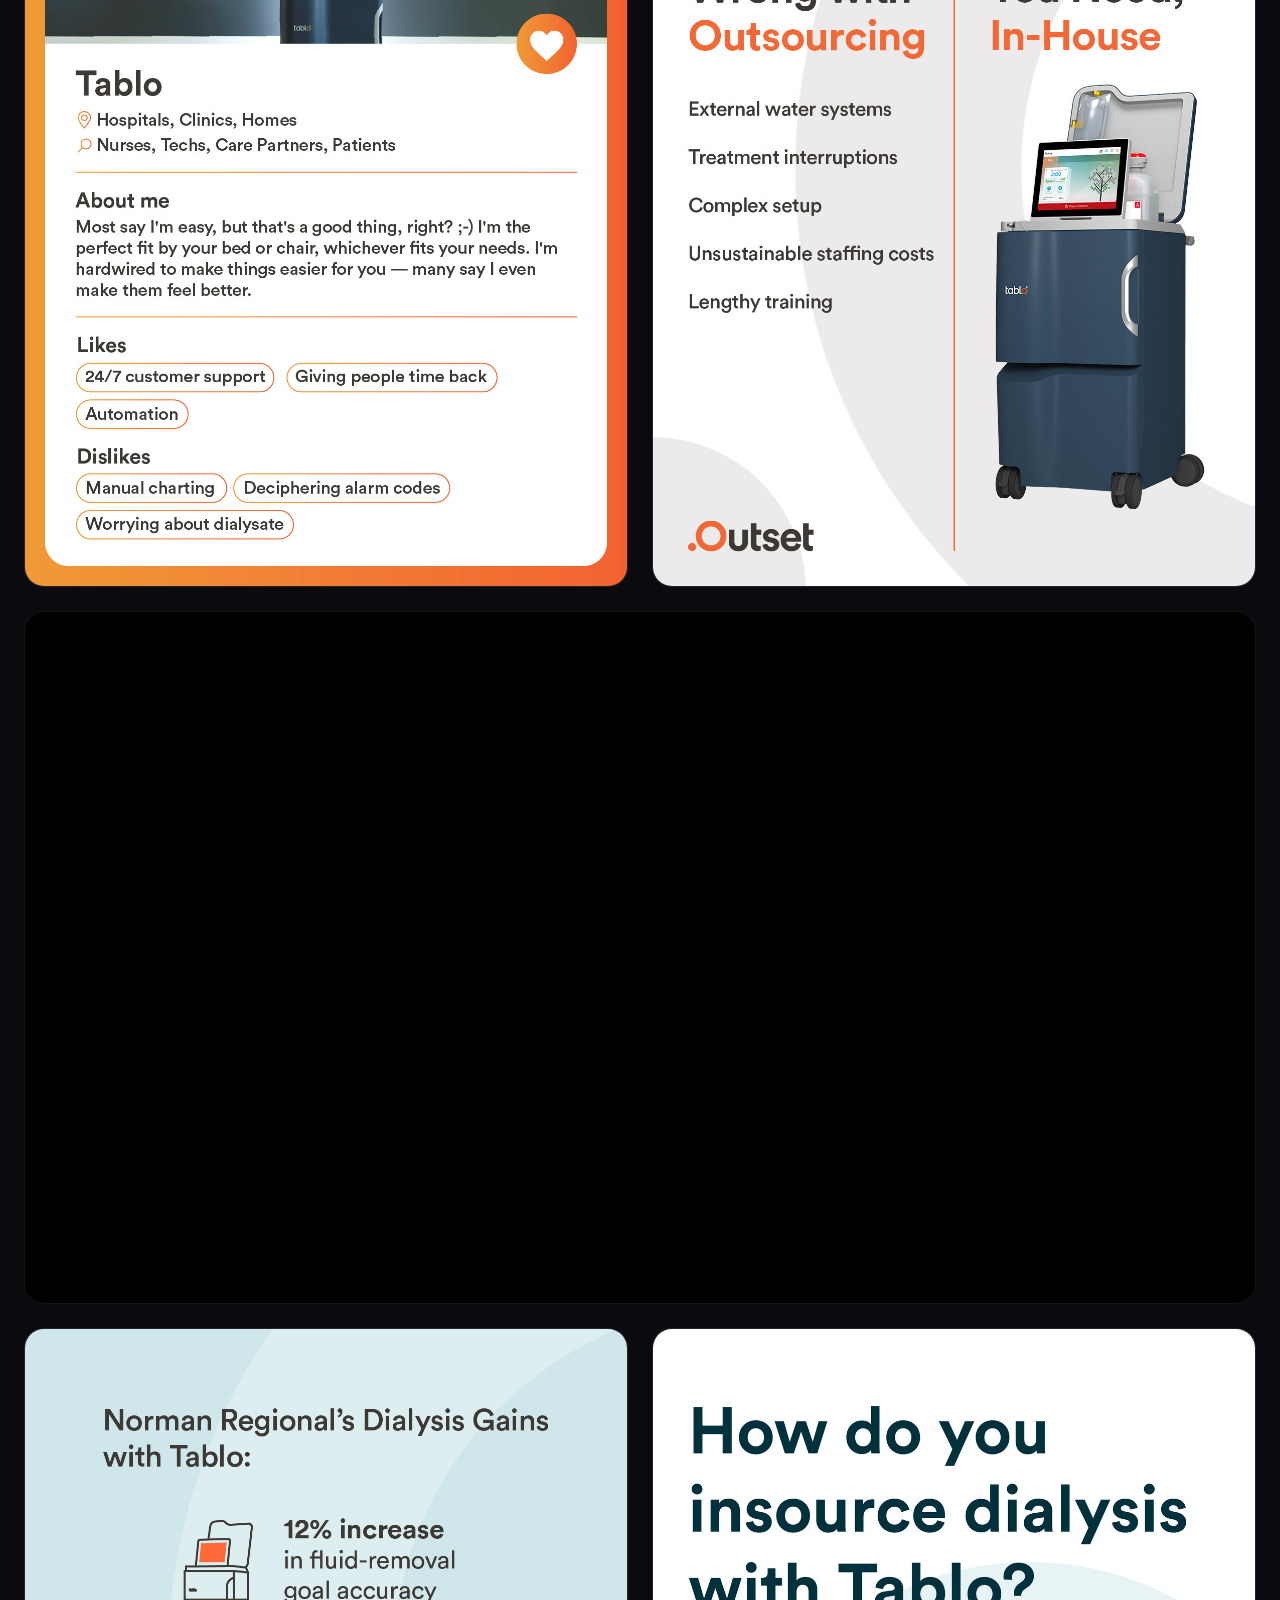
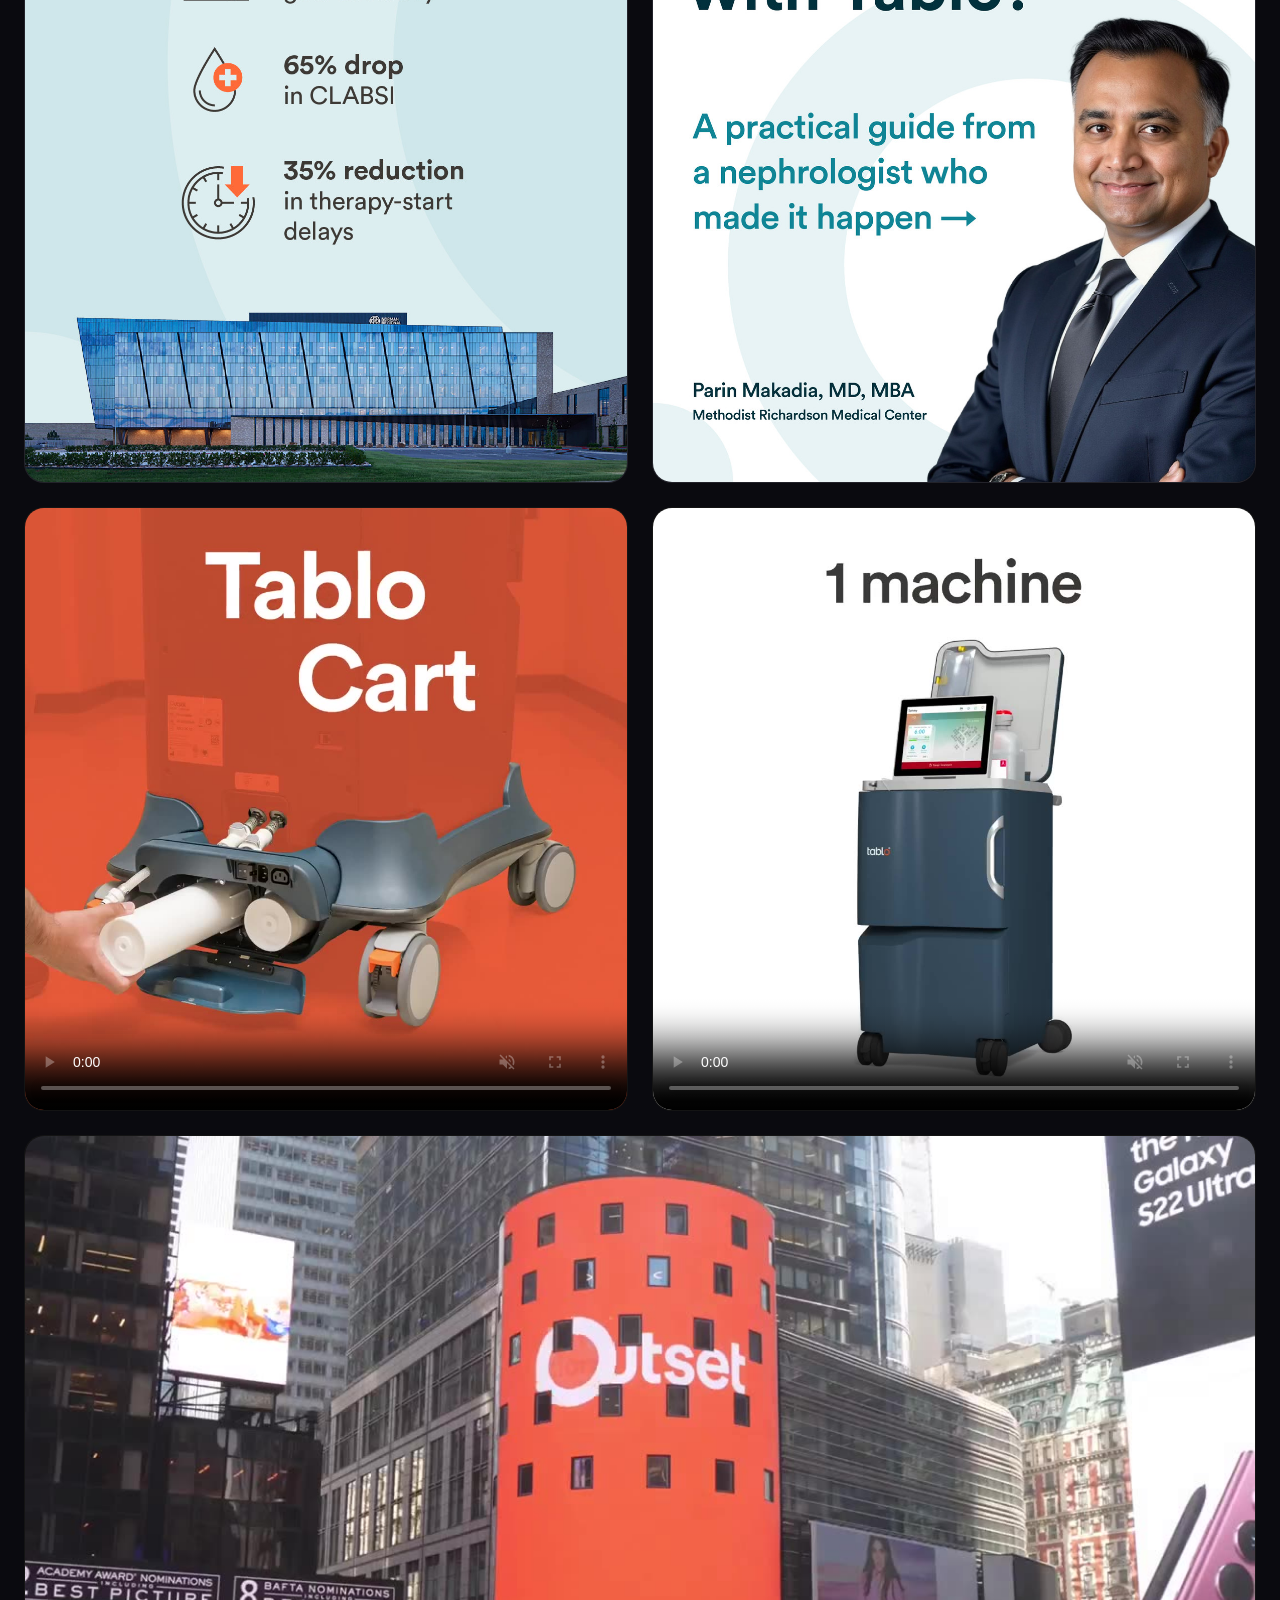
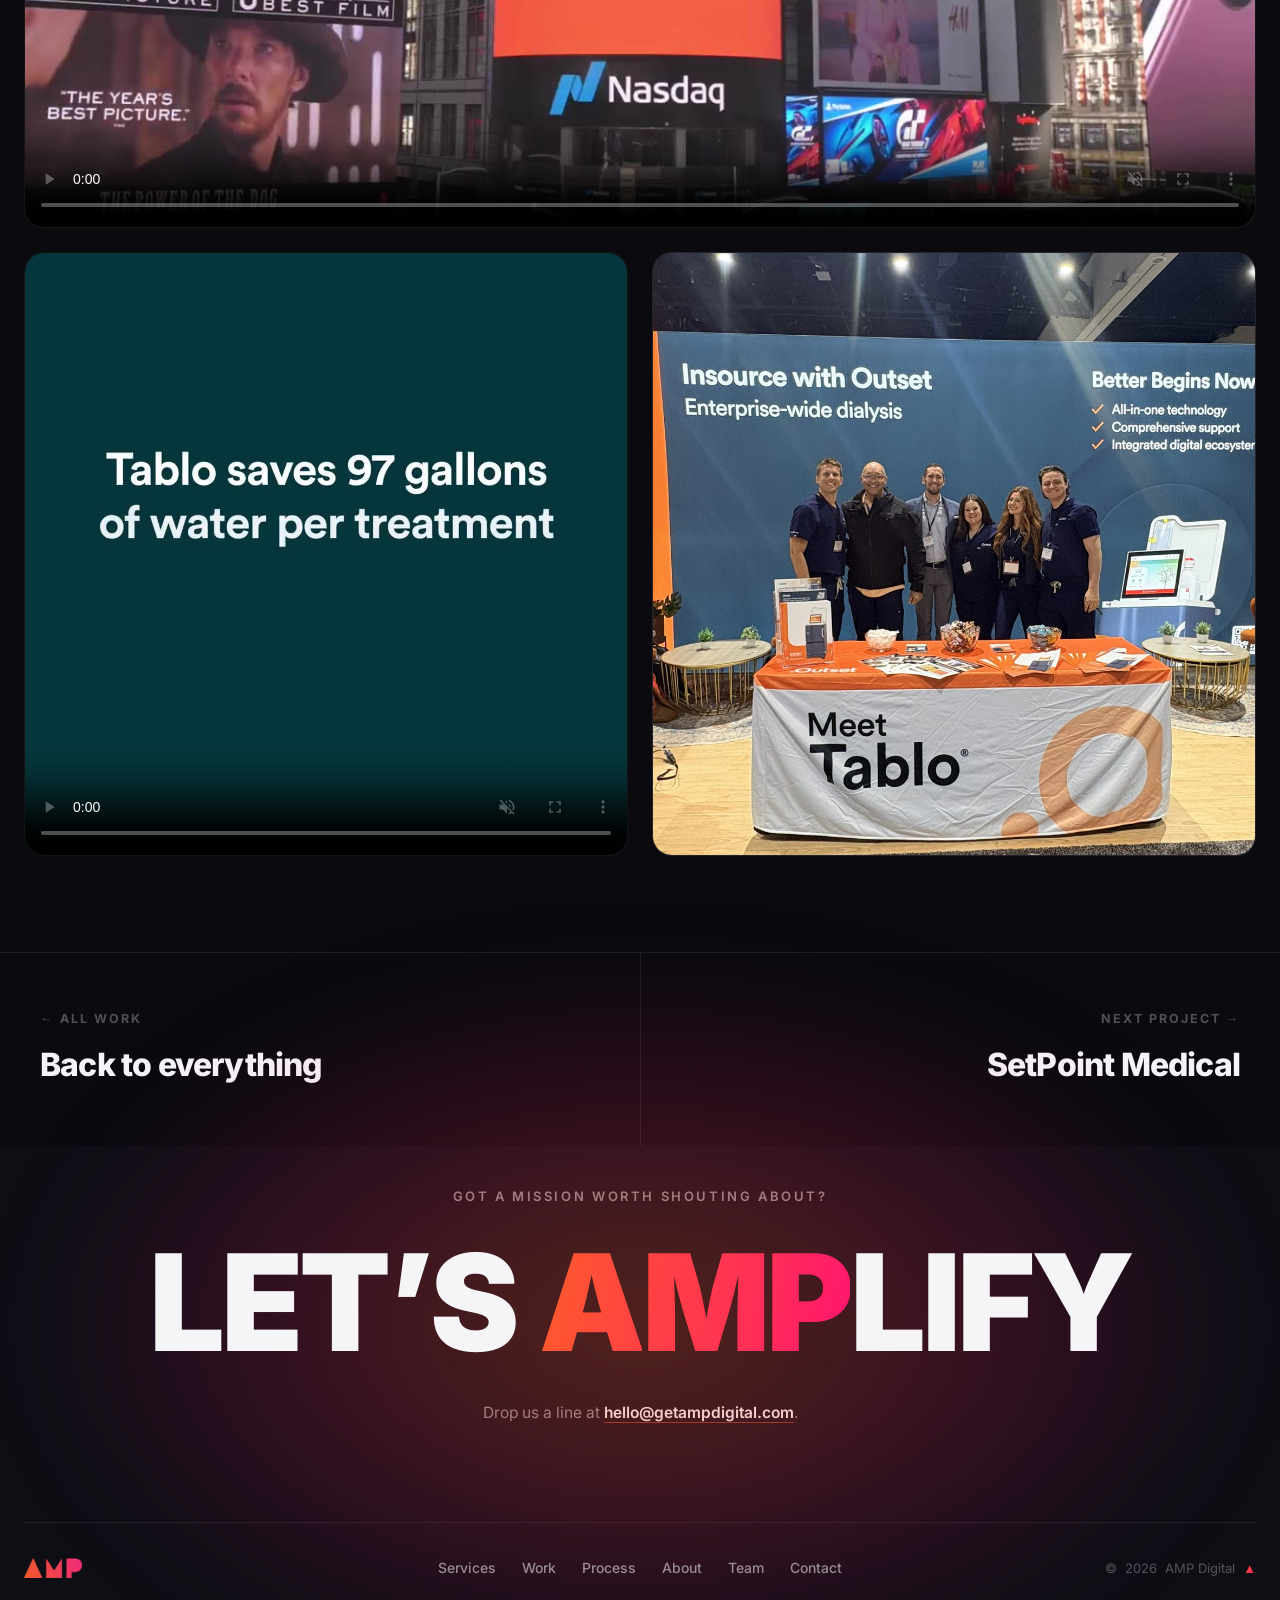
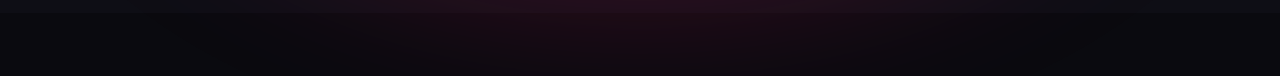
<file: case-studies/outset-medical.html>
<!DOCTYPE html>
<html lang="en">
<head>
<meta charset="UTF-8">
<meta name="viewport" content="width=device-width, initial-scale=1.0">
<title>Outset Medical — AMP Digital</title>
<meta name="description" content="Outset Medical — a longstanding, multifaceted partnership: brand building, pandemic-era storytelling, and the road to IPO.">
<meta property="og:title" content="Outset Medical — AMP Digital">
<meta property="og:description" content="Outset Medical — a longstanding, multifaceted partnership: brand building, pandemic-era storytelling, and the road to IPO.">
<meta property="og:type" content="website">
<meta property="og:url" content="https://getampdigital.com/case-studies/outset-medical.html">
<meta property="og:image" content="https://getampdigital.com/assets/img/og-image-v2.jpg">
<meta name="twitter:card" content="summary_large_image">
<meta name="twitter:image" content="https://getampdigital.com/assets/img/og-image-v2.jpg">
<link rel="icon" type="image/png" href="../assets/img/amp-icon.png">
<link rel="preload" href="../assets/fonts/inter-latin.woff2" as="font" type="font/woff2" crossorigin>
<link rel="stylesheet" href="../assets/css/style.min.css">
</head>
<body class="loaded">

<div class="grain" aria-hidden="true"></div>

<!-- ================= NAV ================= -->
<header class="nav">
  <div class="nav__inner">
    <a href="../index.html" class="nav__logo" aria-label="AMP Digital home">
      <img src="../assets/img/amp-logo.png" alt="AMP" width="1116" height="386">
    </a>
    <nav class="nav__links" aria-label="Primary">
      <a href="../index.html#services">Services</a>
      <a href="../index.html#work">Work</a>
      <a href="../index.html#process">Process</a>
      <a href="../index.html#about">About</a>
      <a href="../index.html#team">Team</a>
      <a href="../index.html#contact" class="btn btn--primary">Say Hello</a>
    </nav>
    <button class="nav__burger" aria-label="Menu">
      <span></span><span></span><span></span>
    </button>
  </div>
</header>

<div class="mobile-menu">
  <button class="mobile-menu__close" aria-label="Close menu">&times;</button>
  <a href="../index.html#services">Services</a>
  <a href="../index.html#work">Work</a>
  <a href="../index.html#process">Process</a>
  <a href="../index.html#about">About</a>
  <a href="../index.html#team">Team</a>
  <a href="../index.html#contact">Contact</a>
  <button class="mobile-menu__mark" aria-label="AMP"><span>&#9650;</span></button>
</div>

<!-- ================= CASE STUDY HERO ================= -->
<section class="cs-hero">
  <div class="cs-hero__glow" aria-hidden="true"></div>
  <div class="wrap">
    <div class="eyebrow">Case Study</div>
    <div class="cs-hero__client grad-text">Outset Medical</div>
    <h1 class="cs-hero__title">Longstanding, multifaceted partnership</h1>
    <div class="cs-hero__meta">
      <span class="cs-chip cs-chip--year">Long-term partnership</span>
      <span class="cs-chip">Digital Strategy</span>
      <span class="cs-chip">Content &amp; Creative</span>
      <span class="cs-chip">Video Production</span>
      <span class="cs-chip">Social</span>
      <span class="cs-chip">Website</span>
    </div>
  </div>
</section>

<!-- ================= CHALLENGE ================= -->
<div class="wrap">
  <div class="cs-block reveal">
    <div class="cs-block__label"><span class="grad-text">Challenge</span></div>
    <div class="cs-block__body">
      <p>In the summer of 2019, Outset Medical was ready to be known. Tablo — their FDA-cleared dialysis system, designed to be dramatically easier to learn, use, and deploy than anything else in the category — had shipped to its first customers, and early implementation results were widely positive, so the company was ready to start driving demand. Up to that point, Outset had been very quiet online — next to no social media presence, very little product-oriented storytelling, and a landing page in place of a full website. They needed an audacious agency partner to help build their brand from the ground-up, tell the early stories of customer successes to drive belief in their product, and shore up a communications infrastructure that would be ready to respond to whatever might come their way. What began with immersive discovery, turned into a deep phase of strategic groundwork, and culminated in the start of a partnership for implementation that continues to this day.</p>
      <p>Little did we know when we shot our first customer story on-site at a hospital in Decatur, Alabama in late fall 2019 that our carefully mapped out plan for our 2020 content roadmap would be upended by a global pandemic that, for Outset, ended up creating more opportunities than roadblocks. Quickly, as Covid-19 upended plans for further video shoots, we saw an uptick in customer need for Outset's Tablo Hemodialysis System, and a flurry of output from the clinical sales team to deploy the systems in every hard-hit area that needed them most.</p>

    </div>
  </div>

  <!-- ================= SOLUTION ================= -->
  <div class="cs-block reveal">
    <div class="cs-block__label"><span class="grad-text">Solution</span></div>
    <div class="cs-block__body">
      <p>Ultimately, we threw out the 2020 content strategy and met the moment head-on. Tablo was built for exactly this kind of crisis: give a hospital an outlet and a faucet, and a converted cafeteria becomes a dialysis unit; give an ICU nurse a couple hours of training on this easy-to-use device, and they're treating patients with confidence. The story was no longer a polished product launch — it was a dauntless company doing whatever it took to get its technology to the systems, providers, and patients who needed it most.</p>
      <p>Instead of meticulously planned shoots, we took to the ground with an all-out user-generated content (UGC) play, remotely training the Outset team in best practices for content gathering to generate a steady pipeline of <a href="https://www.youtube.com/watch?v=s-5Ci5ANKmo" target="_blank" rel="noopener">stories from the trenches</a> showing our effectiveness at supporting deeply overwhelmed healthcare systems. This ultimately laid the foundation for the company's IPO in September 2020, riding the success of their Covid-19 response to demonstrate to investors that Tablo was a product the market desperately needed, and Outset was a company poised to deliver excellent service in times of need.</p>
      <p>Since then, we have continued to support Outset through its evolution as a public company without surrendering the distinctive voice that suits a technology this different. Seven years on, we're still a critical arm of the marketing team and the partner they call to meet whatever moment comes next.</p>
      <p><a class="cs-live" href="https://www.outsetmedical.com/" target="_blank" rel="noopener">See it live — outsetmedical.com &nearr;</a></p>

    </div>
  </div>
</div>

<!-- ================= VISUAL ASSETS ================= -->
<div class="wrap">
  <div class="cs-gallery reveal-stagger">
    <div class="cs-asset cs-asset--full cs-asset--img" data-spot>
      <img src="../assets/img/case-studies/outset-hero.jpg" alt="Collage of Outset Medical creative: Tablo campaign graphics, data storytelling, and event presence" fetchpriority="high" width="2560" height="1440">
    </div>
    <div class="cs-asset cs-asset--port cs-asset--img" data-spot>
      <img src="../assets/img/case-studies/gallery/outset-tablo-dating-profile.jpg" alt="Tablo dating-profile social graphic — playful campaign creative" loading="lazy" width="1200" height="1500">
    </div>
    <div class="cs-asset cs-asset--port cs-asset--img" data-spot>
      <img src="../assets/img/case-studies/gallery/outset-comparison.jpg" alt="Tablo comparison infographic from the Chapter campaign series" loading="lazy" width="1200" height="1500">
    </div>
    <div class="cs-asset cs-asset--full cs-asset--video">
      <iframe src="https://www.youtube.com/embed/P-sSPL71AYs?si=f_mhyvjgTdWHkwbw" loading="lazy" title="Outset Medical video" allow="accelerometer; autoplay; clipboard-write; encrypted-media; gyroscope; picture-in-picture; web-share" referrerpolicy="strict-origin-when-cross-origin" allowfullscreen></iframe>
    </div>
    <div class="cs-asset cs-asset--port cs-asset--img" data-spot>
      <img src="../assets/img/case-studies/gallery/outset-regional-case-study.jpg" alt="Normal Regional Health case study social graphic" loading="lazy" width="1200" height="1500">
    </div>
    <div class="cs-asset cs-asset--port cs-asset--img" data-spot>
      <img src="../assets/img/case-studies/gallery/outset-adoption-carousel.jpg" alt="Tablo adoption data carousel graphic" loading="lazy" width="1200" height="1500">
    </div>
    <div class="cs-asset cs-asset--sq cs-asset--video">
      <video class="cs-ambient" muted loop playsinline preload="metadata" poster="../assets/video/outset-a-la-carte.jpg" aria-label="Tablo a la carte social video">
        <source src="../assets/video/outset-a-la-carte.mp4" type="video/mp4">
      </video>
    </div>
    <div class="cs-asset cs-asset--sq cs-asset--video">
      <video class="cs-ambient" muted loop playsinline preload="metadata" poster="../assets/video/outset-70-sensors.jpg" aria-label="Tablo 70 sensors product video">
        <source src="../assets/video/outset-70-sensors.mp4" type="video/mp4">
      </video>
    </div>
    <div class="cs-asset cs-asset--full cs-asset--video">
      <video class="cs-ambient" muted loop playsinline preload="metadata" poster="../assets/video/outset-kidney-month.jpg" aria-label="National Kidney Month campaign video">
        <source src="../assets/video/outset-kidney-month.mp4" type="video/mp4">
      </video>
    </div>
    <div class="cs-asset cs-asset--sq cs-asset--video">
      <video class="cs-ambient" muted loop playsinline preload="metadata" poster="../assets/video/outset-tablo-saves-water.jpg" aria-label="Tablo water savings explainer video">
        <source src="../assets/video/outset-tablo-saves-water.mp4" type="video/mp4">
      </video>
    </div>
    <div class="cs-asset cs-asset--sq cs-asset--img" data-spot>
      <img src="../assets/img/case-studies/gallery/outset-event-photo.jpg" alt="Outset Medical event photography" loading="lazy" width="1920" height="1111">
    </div>
  </div>
</div>

<!-- ================= PREV / NEXT ================= -->
<nav class="cs-nav" aria-label="Case study navigation">
  <a href="../index.html#work">
    <span class="cs-nav__label">&larr; All Work</span>
    <span class="cs-nav__title">Back to everything</span>
  </a>
  <a href="setpoint-medical.html">
    <span class="cs-nav__label">Next Project &rarr;</span>
    <span class="cs-nav__title">SetPoint Medical</span>
  </a>
</nav>

<!-- ================= FOOTER ================= -->
<footer class="footer">
  <div class="footer-cta">
    <div class="footer-cta__glow" aria-hidden="true"></div>
    <div class="footer-cta__kicker">Got a mission worth shouting about?</div>
    <a class="footer-cta__link" href="mailto:hello@getampdigital.com" aria-label="Email AMP Digital">
      <span class="footer-cta__word" aria-hidden="true"><span class="ltr">L</span><span class="ltr">E</span><span class="ltr">T</span><span class="ltr">&rsquo;</span><span class="ltr">S</span><span class="ltr">&nbsp;</span><span class="ltr ltr--amp">A</span><span class="ltr ltr--amp">M</span><span class="ltr ltr--amp">P</span><span class="ltr">L</span><span class="ltr">I</span><span class="ltr">F</span><span class="ltr">Y</span></span>
    </a>
    <p class="footer-cta__sub">Drop us a line at <a href="mailto:hello@getampdigital.com">hello@getampdigital.com</a>.</p>
  </div>

  <div class="wrap">
    <div class="footer__bar">
      <a href="../index.html" class="footer__logo" aria-label="AMP Digital home">
        <img src="../assets/img/amp-logo.png" alt="AMP" width="1116" height="386">
      </a>
      <nav class="footer__nav" aria-label="Footer">
        <a href="../index.html#services">Services</a>
        <a href="../index.html#work">Work</a>
        <a href="../index.html#process">Process</a>
        <a href="../index.html#about">About</a>
        <a href="../index.html#team">Team</a>
        <a href="../index.html#contact">Contact</a>
      </nav>
      <span class="footer__copy">&copy; <span data-year>2026</span> AMP Digital <span class="footer__tri">&#9650;</span></span>
    </div>
  </div>
</footer>

<script src="../assets/js/main.min.js"></script>
</body>
</html>
</file>
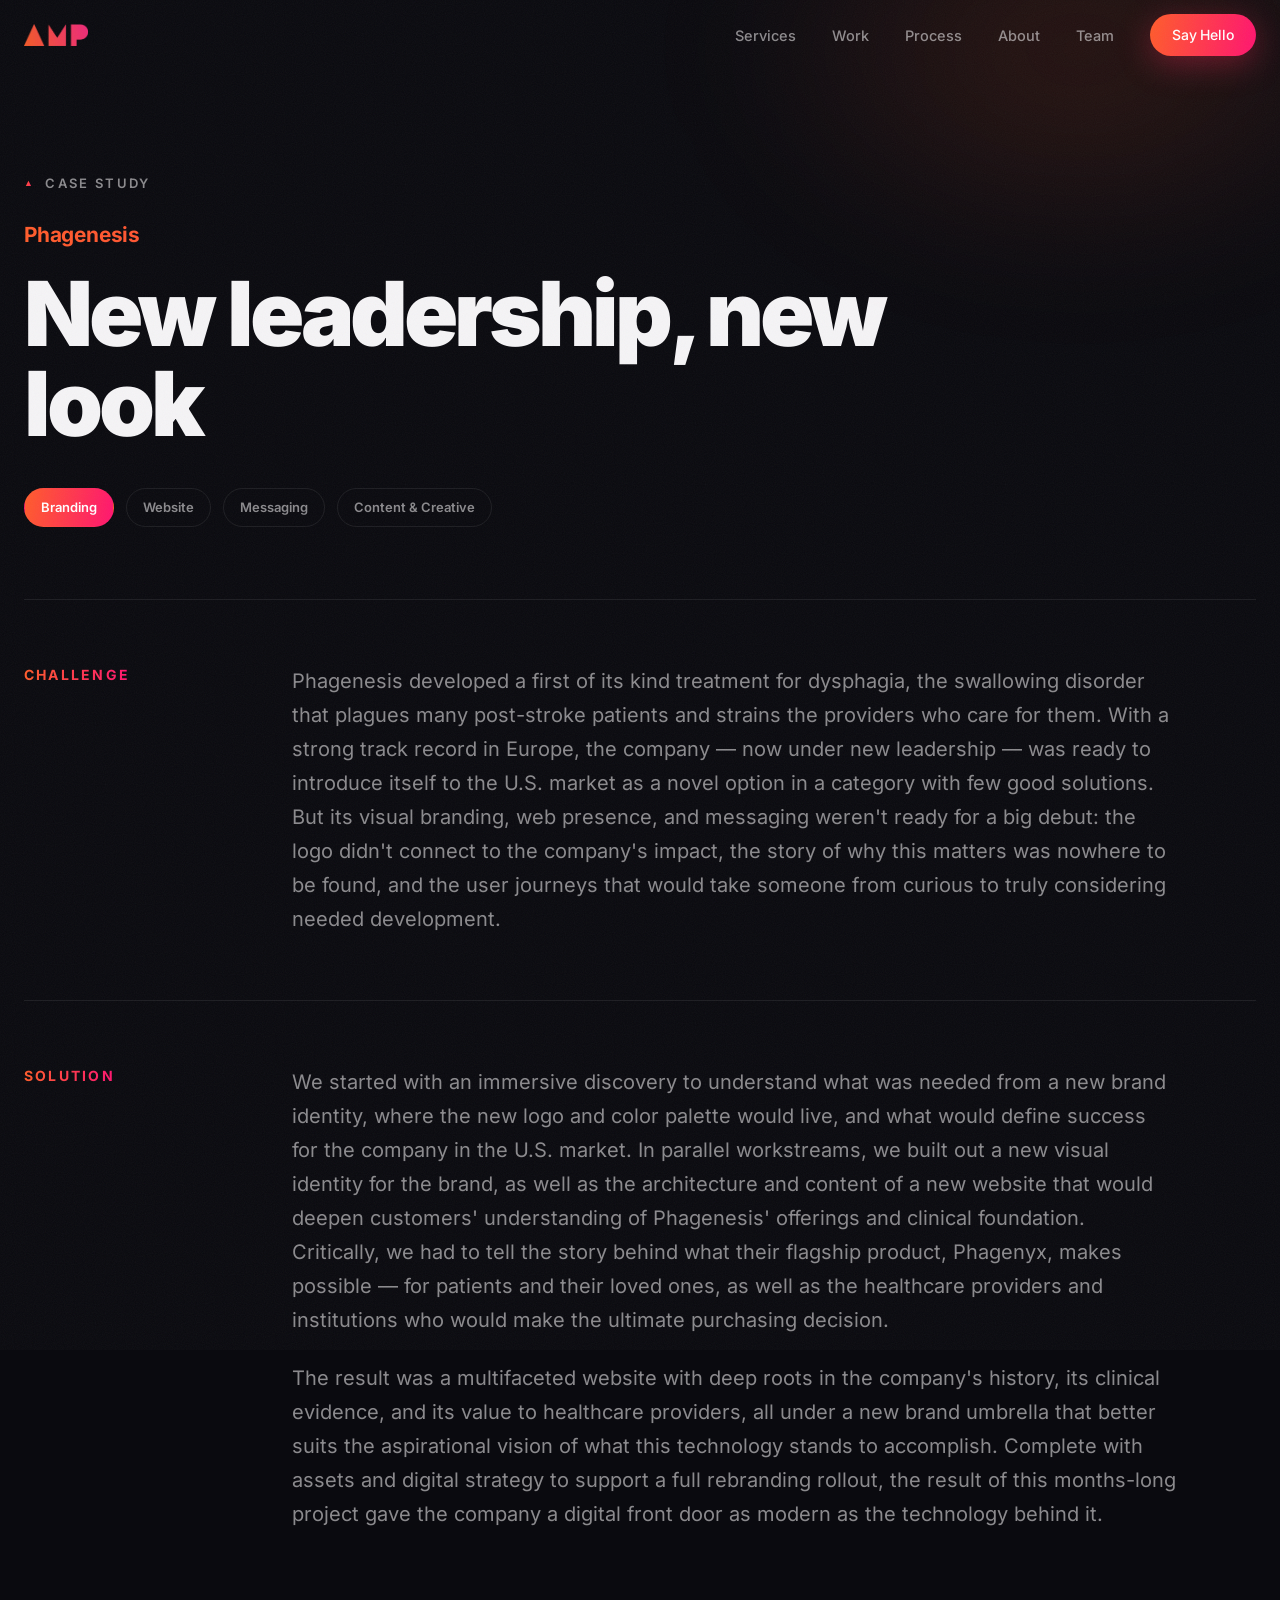
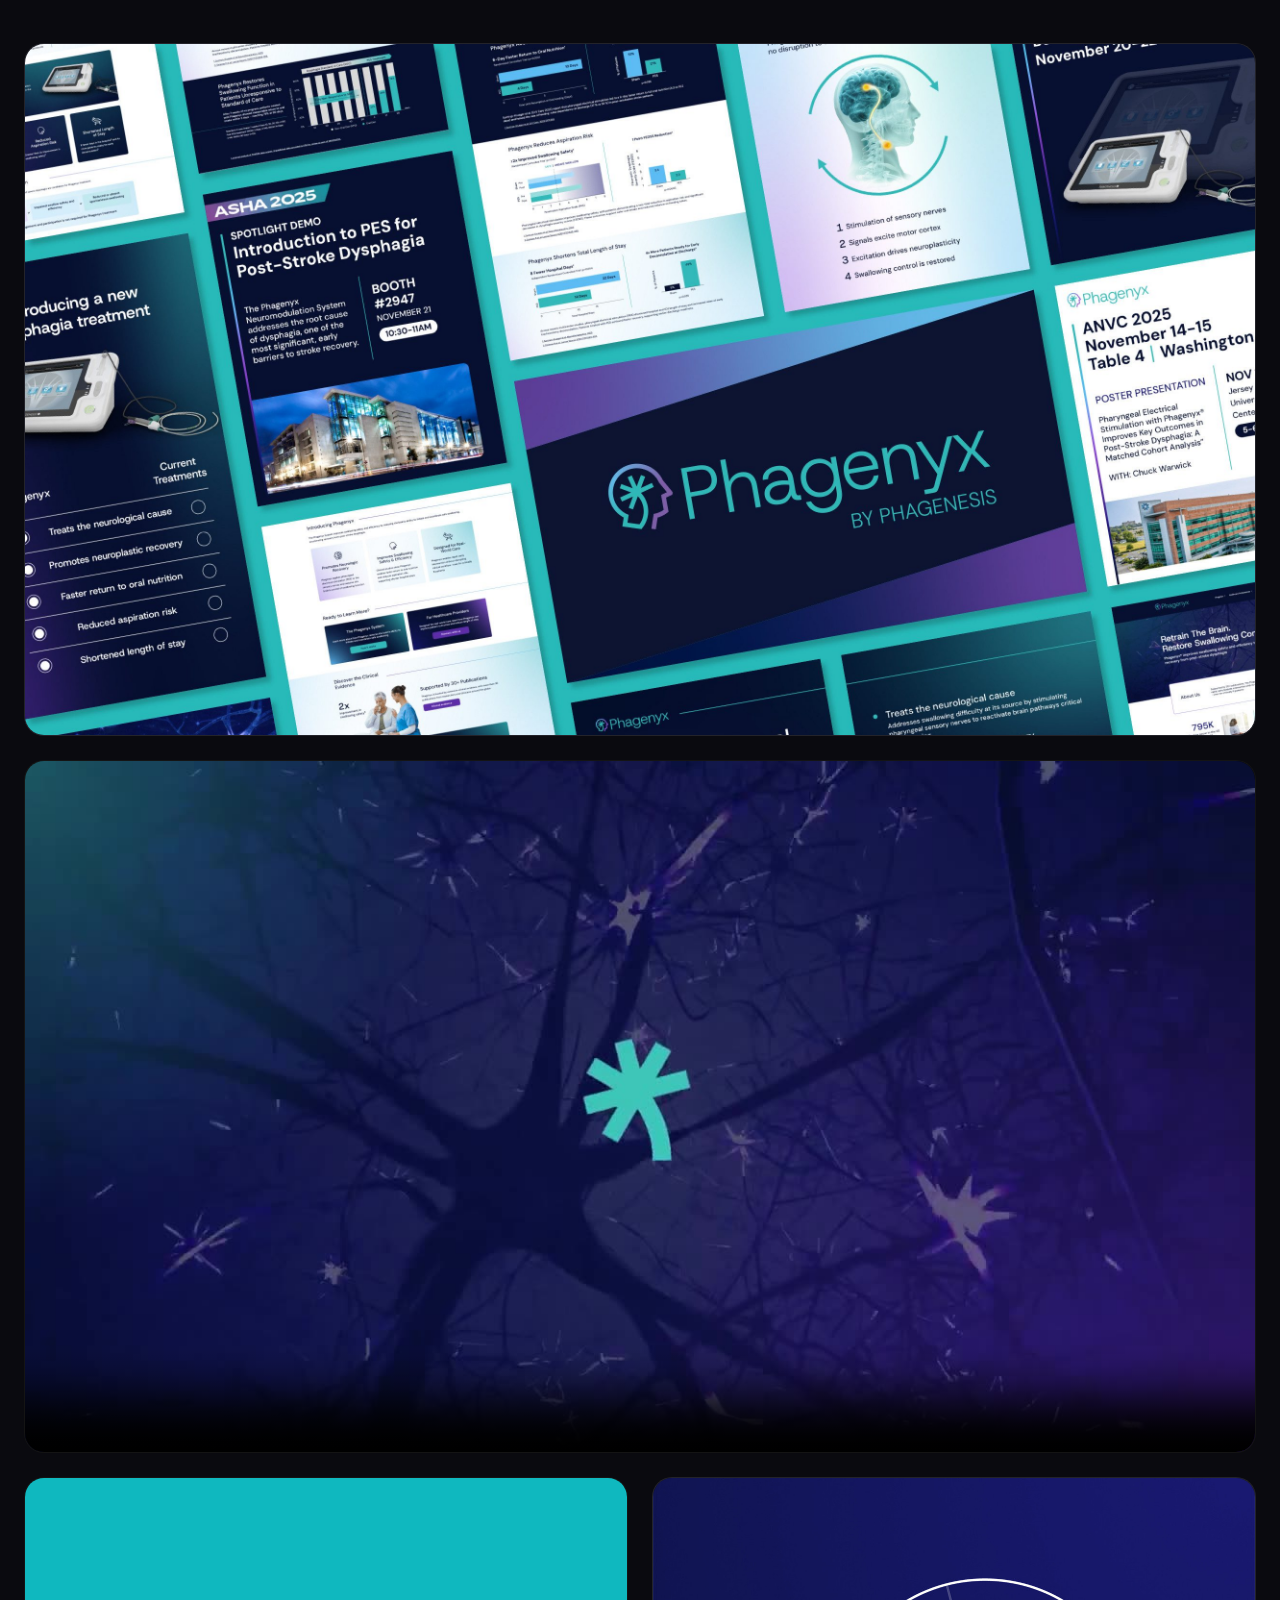
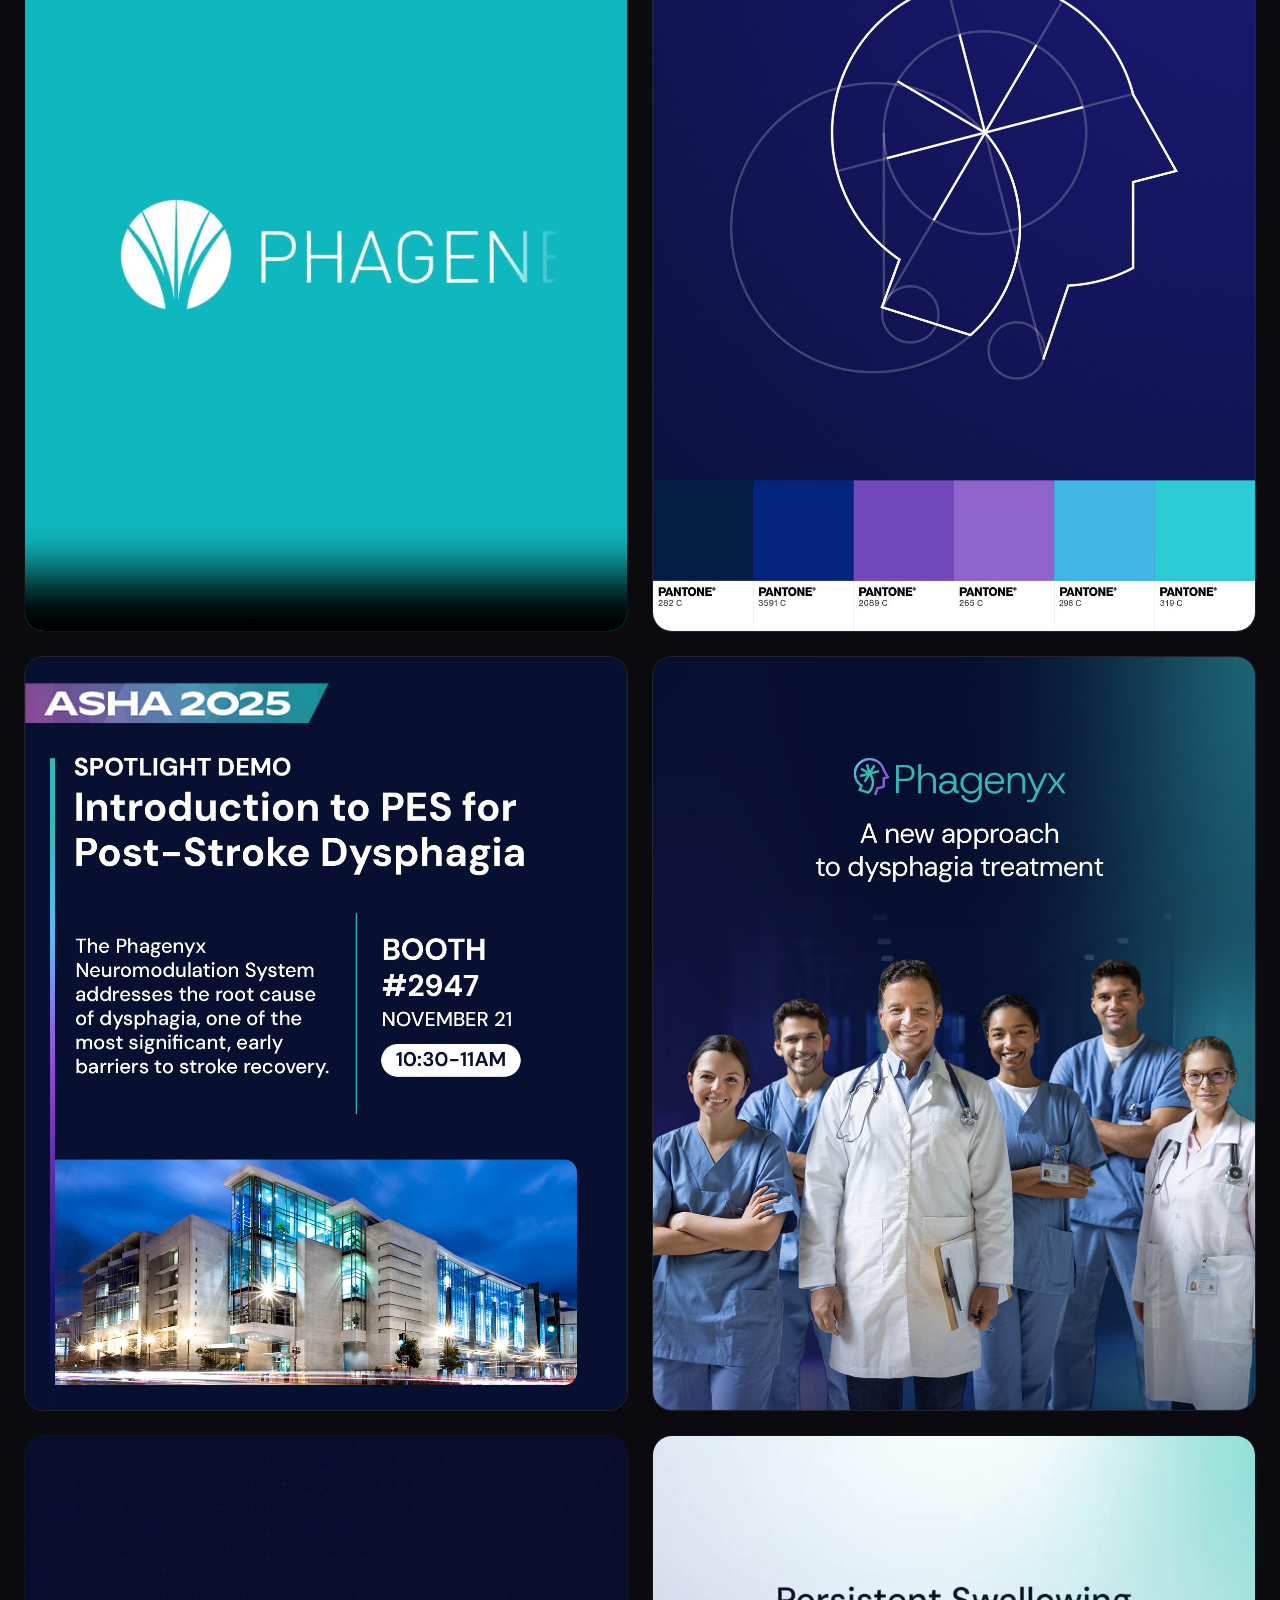
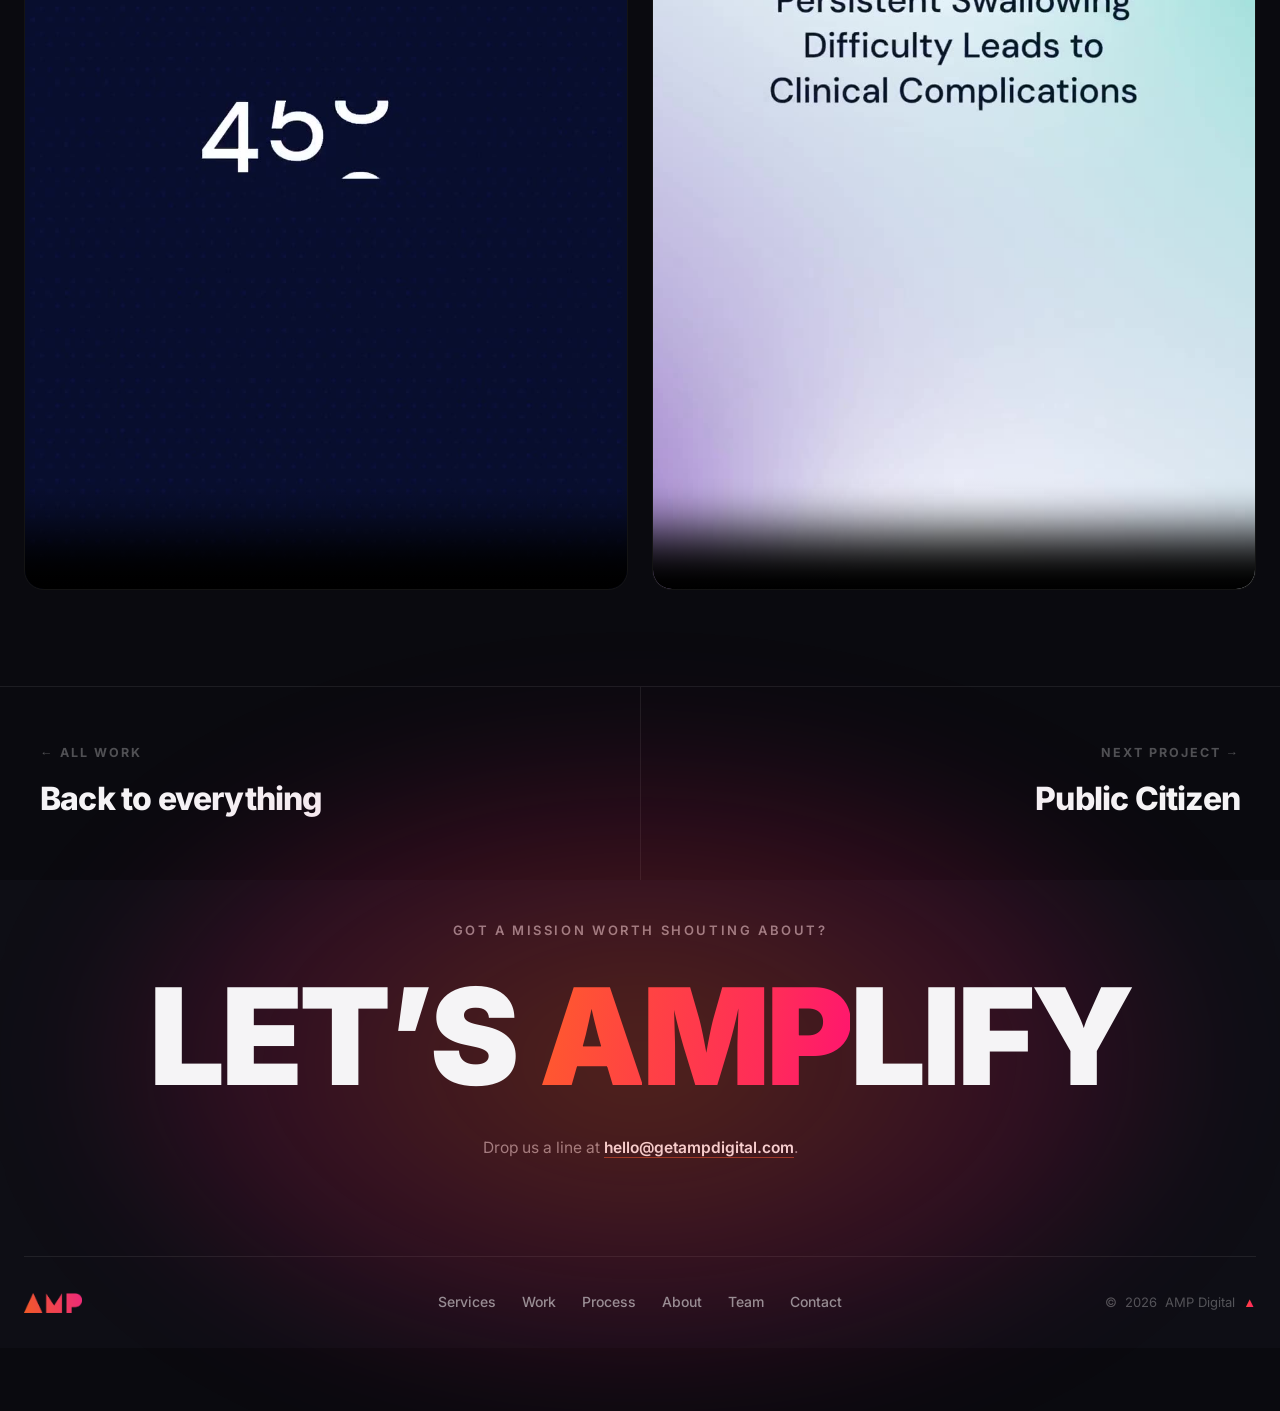
<file: case-studies/phagenesis.html>
<!DOCTYPE html>
<html lang="en">
<head>
<meta charset="UTF-8">
<meta name="viewport" content="width=device-width, initial-scale=1.0">
<title>Phagenesis — AMP Digital</title>
<meta name="description" content="Phagenesis — a new brand identity and U.S. website for a first-of-its-kind dysphagia treatment.">
<meta property="og:title" content="Phagenesis — AMP Digital">
<meta property="og:description" content="Phagenesis — a new brand identity and U.S. website for a first-of-its-kind dysphagia treatment.">
<meta property="og:type" content="website">
<meta property="og:url" content="https://getampdigital.com/case-studies/phagenesis.html">
<meta property="og:image" content="https://getampdigital.com/assets/img/og-image-v2.jpg">
<meta name="twitter:card" content="summary_large_image">
<meta name="twitter:image" content="https://getampdigital.com/assets/img/og-image-v2.jpg">
<link rel="icon" type="image/png" href="../assets/img/amp-icon.png">
<link rel="preload" href="../assets/fonts/inter-latin.woff2" as="font" type="font/woff2" crossorigin>
<link rel="stylesheet" href="../assets/css/style.min.css">
</head>
<body class="loaded">

<div class="grain" aria-hidden="true"></div>

<!-- ================= NAV ================= -->
<header class="nav">
  <div class="nav__inner">
    <a href="../index.html" class="nav__logo" aria-label="AMP Digital home">
      <img src="../assets/img/amp-logo.png" alt="AMP" width="1116" height="386">
    </a>
    <nav class="nav__links" aria-label="Primary">
      <a href="../index.html#services">Services</a>
      <a href="../index.html#work">Work</a>
      <a href="../index.html#process">Process</a>
      <a href="../index.html#about">About</a>
      <a href="../index.html#team">Team</a>
      <a href="../index.html#contact" class="btn btn--primary">Say Hello</a>
    </nav>
    <button class="nav__burger" aria-label="Menu">
      <span></span><span></span><span></span>
    </button>
  </div>
</header>

<div class="mobile-menu">
  <button class="mobile-menu__close" aria-label="Close menu">&times;</button>
  <a href="../index.html#services">Services</a>
  <a href="../index.html#work">Work</a>
  <a href="../index.html#process">Process</a>
  <a href="../index.html#about">About</a>
  <a href="../index.html#team">Team</a>
  <a href="../index.html#contact">Contact</a>
  <button class="mobile-menu__mark" aria-label="AMP"><span>&#9650;</span></button>
</div>

<!-- ================= CASE STUDY HERO ================= -->
<section class="cs-hero">
  <div class="cs-hero__glow" aria-hidden="true"></div>
  <div class="wrap">
    <div class="eyebrow">Case Study</div>
    <div class="cs-hero__client grad-text">Phagenesis</div>
    <h1 class="cs-hero__title">New leadership, new look</h1>
    <div class="cs-hero__meta">
      <span class="cs-chip cs-chip--year">Branding</span>
      <span class="cs-chip">Website</span>
      <span class="cs-chip">Messaging</span>
      <span class="cs-chip">Content &amp; Creative</span>
    </div>
  </div>
</section>

<!-- ================= CHALLENGE ================= -->
<div class="wrap">
  <div class="cs-block reveal">
    <div class="cs-block__label"><span class="grad-text">Challenge</span></div>
    <div class="cs-block__body">
      <p>Phagenesis developed a first of its kind treatment for dysphagia, the swallowing disorder that plagues many post-stroke patients and strains the providers who care for them. With a strong track record in Europe, the company — now under new leadership — was ready to introduce itself to the U.S. market as a novel option in a category with few good solutions. But its visual branding, web presence, and messaging weren't ready for a big debut: the logo didn't connect to the company's impact, the story of why this matters was nowhere to be found, and the user journeys that would take someone from curious to truly considering needed development.</p>

    </div>
  </div>

  <!-- ================= SOLUTION ================= -->
  <div class="cs-block reveal">
    <div class="cs-block__label"><span class="grad-text">Solution</span></div>
    <div class="cs-block__body">
      <p>We started with an immersive discovery to understand what was needed from a new brand identity, where the new logo and color palette would live, and what would define success for the company in the U.S. market. In parallel workstreams, we built out a new visual identity for the brand, as well as the architecture and content of a new website that would deepen customers' understanding of Phagenesis' offerings and clinical foundation. Critically, we had to tell the story behind what their flagship product, Phagenyx, makes possible — for patients and their loved ones, as well as the healthcare providers and institutions who would make the ultimate purchasing decision.</p>
      <p>The result was a multifaceted website with deep roots in the company's history, its clinical evidence, and its value to healthcare providers, all under a new brand umbrella that better suits the aspirational vision of what this technology stands to accomplish. Complete with assets and digital strategy to support a full rebranding rollout, the result of this months-long project gave the company a digital front door as modern as the technology behind it.</p>

    </div>
  </div>
</div>

<!-- ================= VISUAL ASSETS ================= -->
<div class="wrap">
  <div class="cs-gallery reveal-stagger">
    <div class="cs-asset cs-asset--full cs-asset--img" data-spot>
      <img src="../assets/img/case-studies/phagenesis-hero.jpg" alt="Collage of Phagenyx brand and campaign creative: conference materials, clinical education, and the new website" fetchpriority="high" width="2560" height="1440">
    </div>
    <div class="cs-asset cs-asset--full cs-asset--video">
      <video class="cs-ambient" muted loop playsinline preload="metadata" poster="../assets/video/phagenesis-logo-reveal.jpg" aria-label="Phagenesis animated logo reveal">
        <source src="../assets/video/phagenesis-logo-reveal.mp4" type="video/mp4">
      </video>
    </div>
    <div class="cs-asset cs-asset--port cs-asset--video">
      <video class="cs-ambient" muted loop playsinline preload="metadata" poster="../assets/video/phagenesis-logo-transformation.jpg" aria-label="Phagenesis logo transformation animation">
        <source src="../assets/video/phagenesis-logo-transformation.mp4" type="video/mp4">
      </video>
    </div>
    <div class="cs-asset cs-asset--port cs-asset--img" data-spot>
      <img src="../assets/img/case-studies/gallery/phagenesis-head-pantone.jpg" alt="Phagenyx brand guide — logo mark construction with Pantone color palette" loading="lazy" width="1200" height="1500">
    </div>
    <div class="cs-asset cs-asset--port cs-asset--img" data-spot>
      <img src="../assets/img/case-studies/gallery/phagenesis-asha-2.jpg" alt="Phagenesis ASHA conference creative, second execution" loading="lazy" width="1200" height="1500">
    </div>
    <div class="cs-asset cs-asset--port cs-asset--img" data-spot>
      <img src="../assets/img/case-studies/gallery/phagenesis-doctors.jpg" alt="Phagenyx brand imagery — care team with the line 'A new approach to dysphagia treatment'" loading="lazy" width="1200" height="1500">
    </div>
    <div class="cs-asset cs-asset--port cs-asset--video">
      <video class="cs-ambient" muted loop playsinline preload="metadata" poster="../assets/video/phagenesis-45-795.jpg" aria-label="Phagenesis dysphagia statistics animation">
        <source src="../assets/video/phagenesis-45-795.mp4" type="video/mp4">
      </video>
    </div>
    <div class="cs-asset cs-asset--port cs-asset--video">
      <video class="cs-ambient" muted loop playsinline preload="metadata" poster="../assets/video/phagenesis-clinical-complications.jpg" aria-label="Phagenesis clinical complications explainer animation">
        <source src="../assets/video/phagenesis-clinical-complications.mp4" type="video/mp4">
      </video>
    </div>
  </div>
</div>

<!-- ================= PREV / NEXT ================= -->
<nav class="cs-nav" aria-label="Case study navigation">
  <a href="../index.html#work">
    <span class="cs-nav__label">&larr; All Work</span>
    <span class="cs-nav__title">Back to everything</span>
  </a>
  <a href="public-citizen.html">
    <span class="cs-nav__label">Next Project &rarr;</span>
    <span class="cs-nav__title">Public Citizen</span>
  </a>
</nav>

<!-- ================= FOOTER ================= -->
<footer class="footer">
  <div class="footer-cta">
    <div class="footer-cta__glow" aria-hidden="true"></div>
    <div class="footer-cta__kicker">Got a mission worth shouting about?</div>
    <a class="footer-cta__link" href="mailto:hello@getampdigital.com" aria-label="Email AMP Digital">
      <span class="footer-cta__word" aria-hidden="true"><span class="ltr">L</span><span class="ltr">E</span><span class="ltr">T</span><span class="ltr">&rsquo;</span><span class="ltr">S</span><span class="ltr">&nbsp;</span><span class="ltr ltr--amp">A</span><span class="ltr ltr--amp">M</span><span class="ltr ltr--amp">P</span><span class="ltr">L</span><span class="ltr">I</span><span class="ltr">F</span><span class="ltr">Y</span></span>
    </a>
    <p class="footer-cta__sub">Drop us a line at <a href="mailto:hello@getampdigital.com">hello@getampdigital.com</a>.</p>
  </div>

  <div class="wrap">
    <div class="footer__bar">
      <a href="../index.html" class="footer__logo" aria-label="AMP Digital home">
        <img src="../assets/img/amp-logo.png" alt="AMP" width="1116" height="386">
      </a>
      <nav class="footer__nav" aria-label="Footer">
        <a href="../index.html#services">Services</a>
        <a href="../index.html#work">Work</a>
        <a href="../index.html#process">Process</a>
        <a href="../index.html#about">About</a>
        <a href="../index.html#team">Team</a>
        <a href="../index.html#contact">Contact</a>
      </nav>
      <span class="footer__copy">&copy; <span data-year>2026</span> AMP Digital <span class="footer__tri">&#9650;</span></span>
    </div>
  </div>
</footer>

<script src="../assets/js/main.min.js"></script>
</body>
</html>
</file>
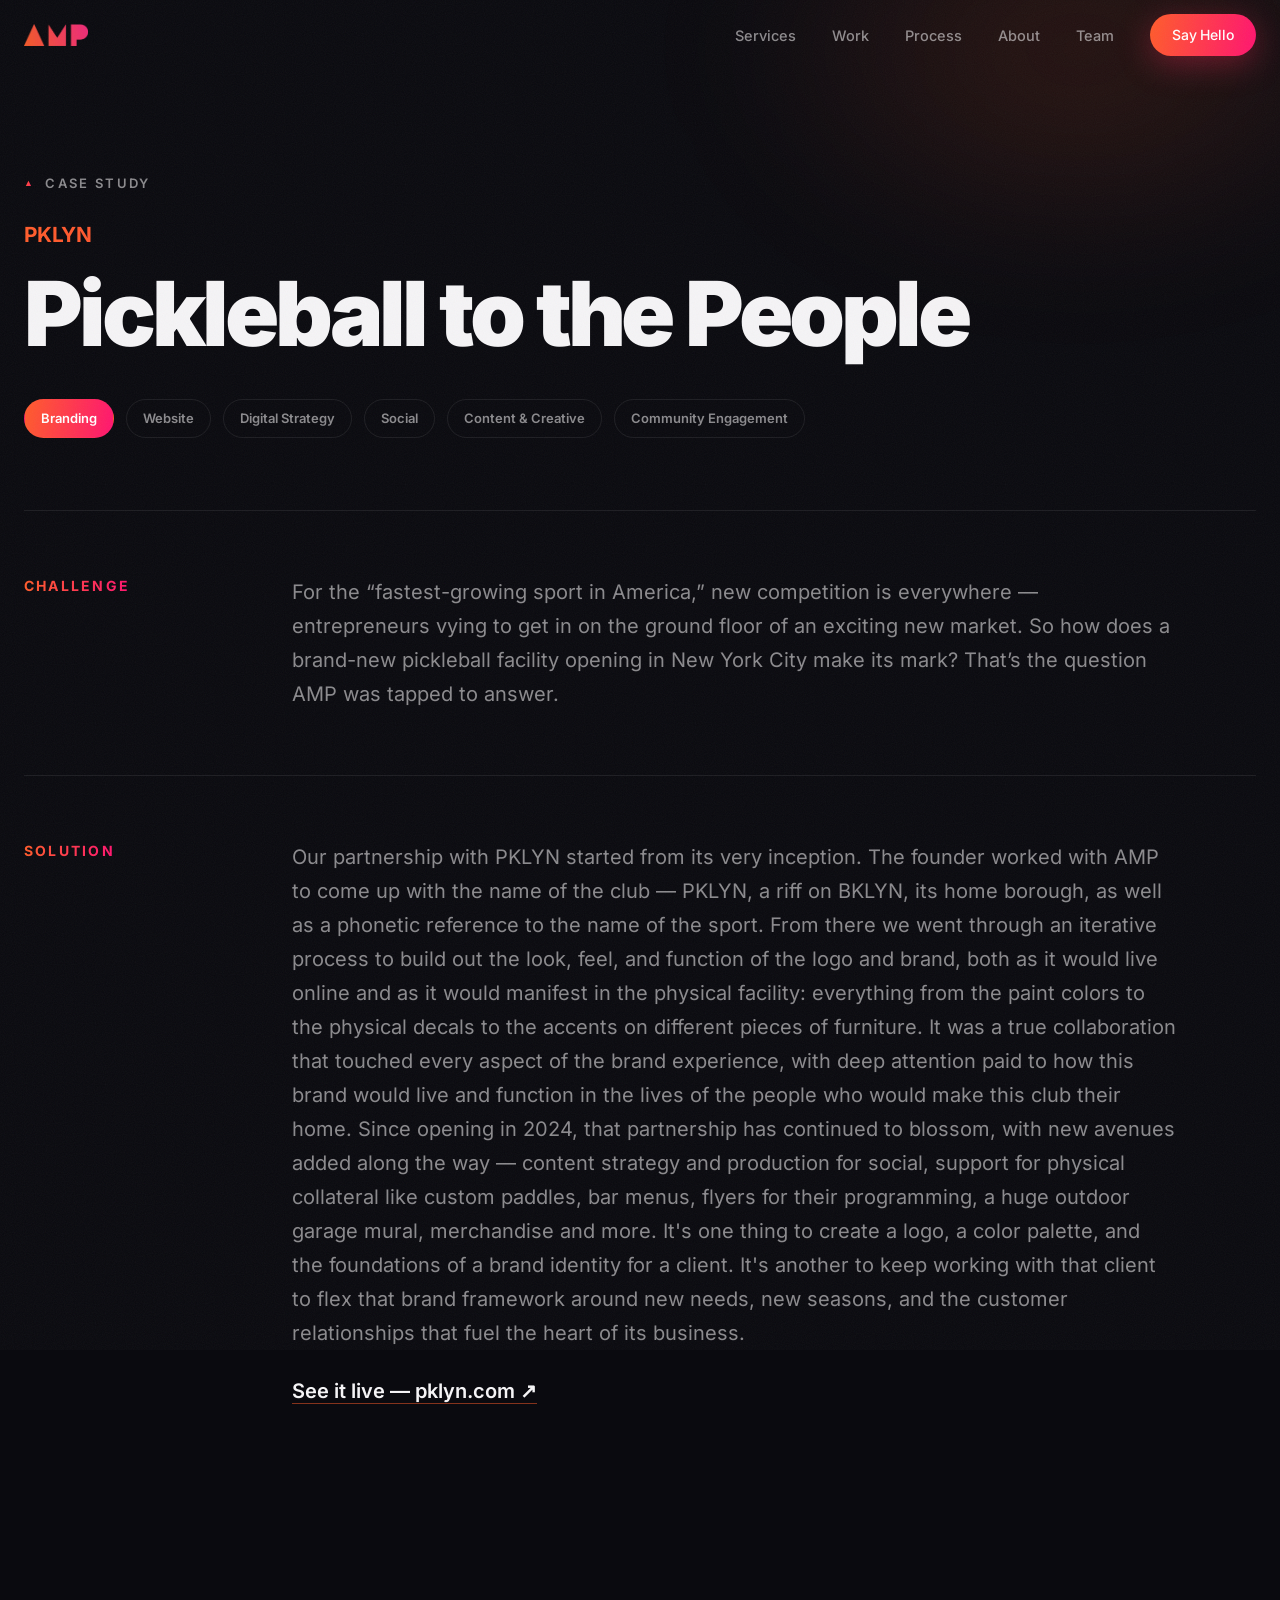
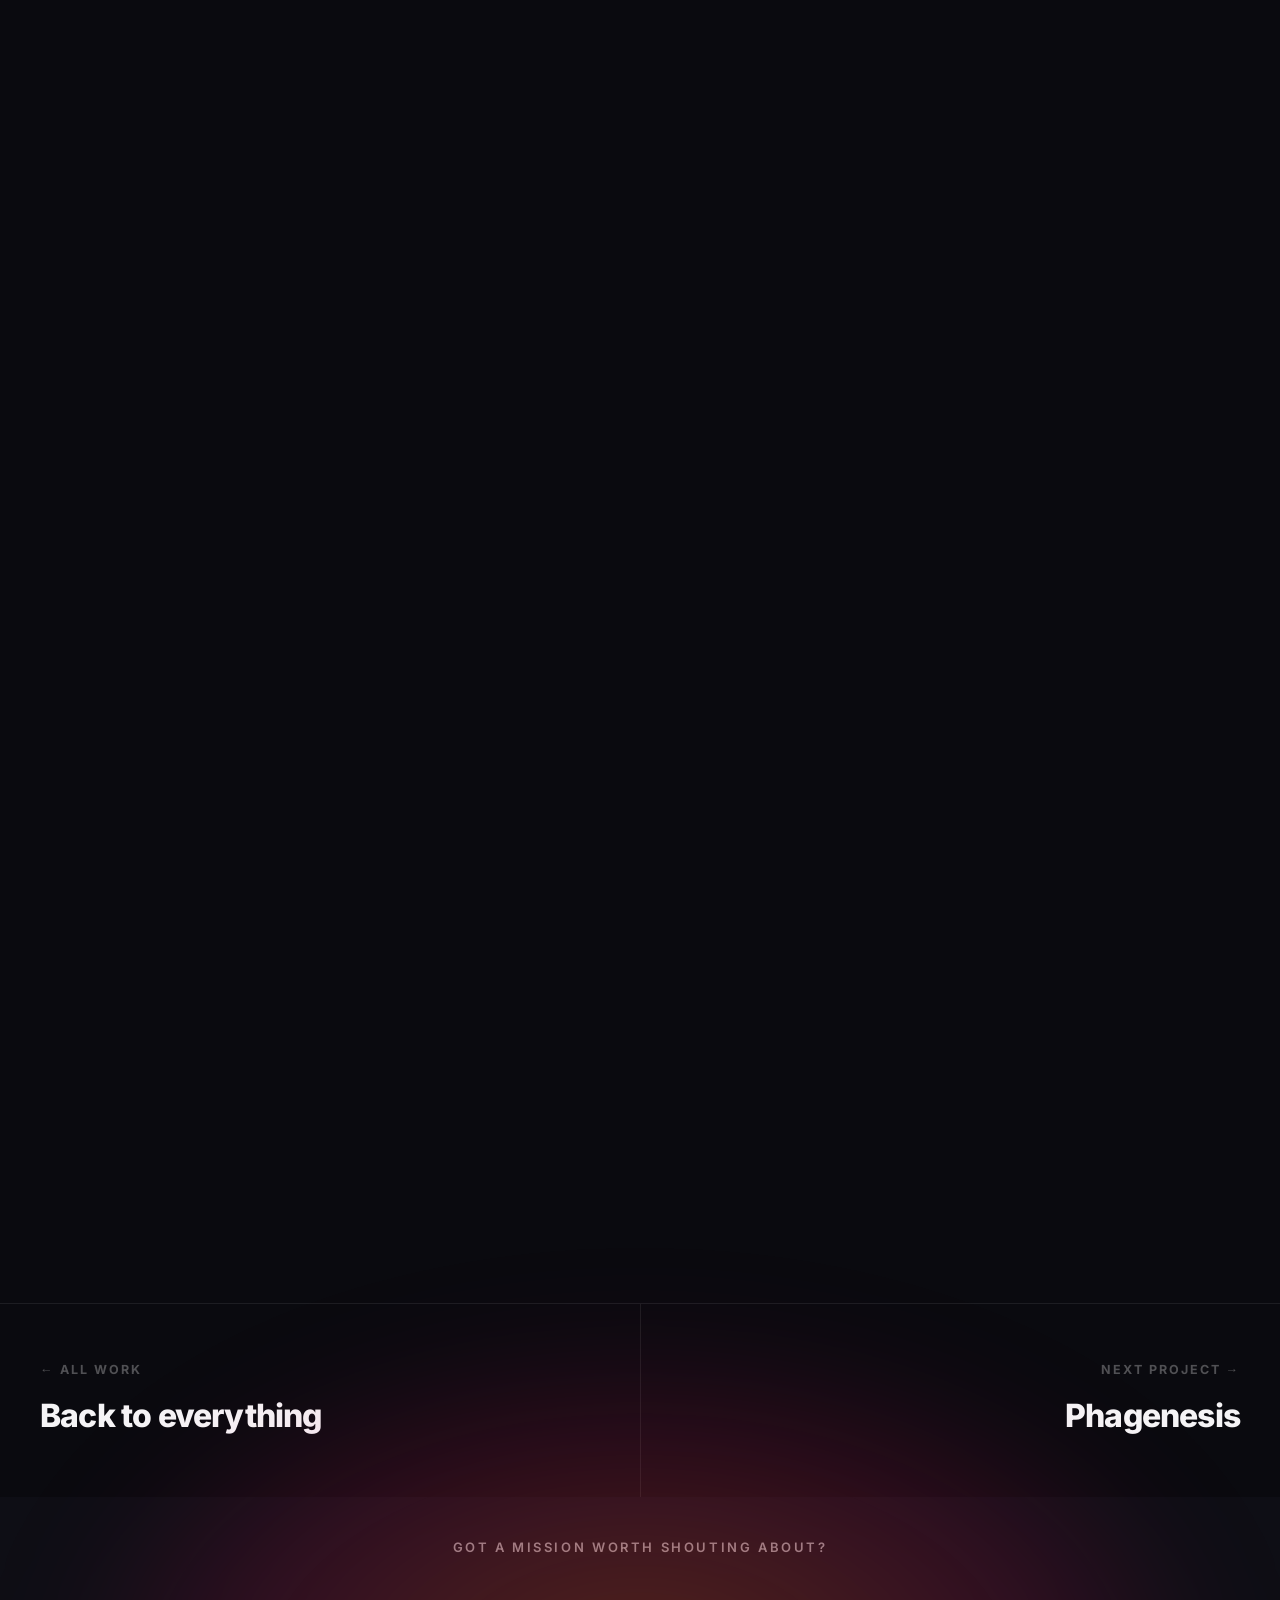
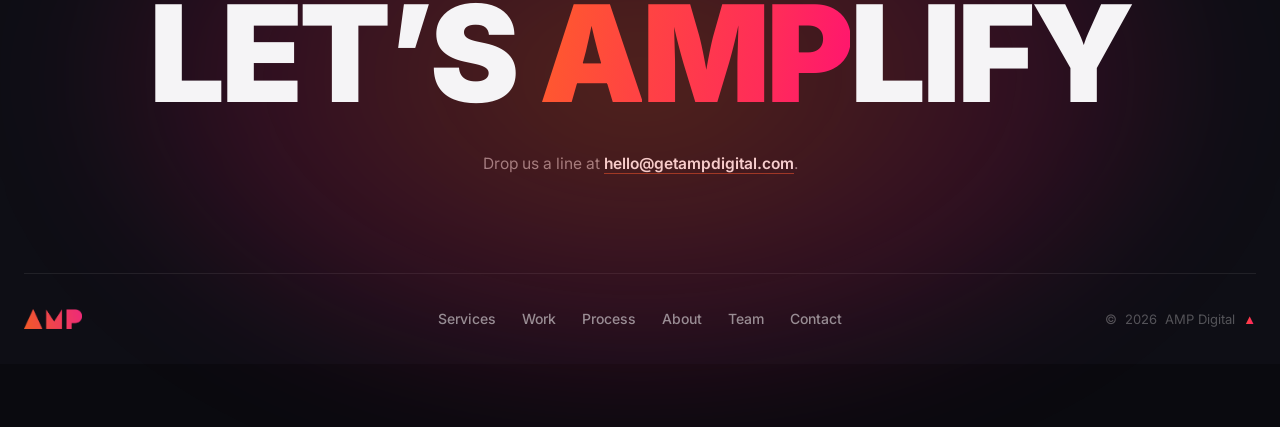
<file: case-studies/pklyn.html>
<!DOCTYPE html>
<html lang="en">
<head>
<meta charset="UTF-8">
<meta name="viewport" content="width=device-width, initial-scale=1.0">
<title>PKLYN — AMP Digital</title>
<meta name="description" content="PKLYN — naming, branding, and building Brooklyn's pickleball club from the ground up.">
<meta property="og:title" content="PKLYN — AMP Digital">
<meta property="og:description" content="PKLYN — naming, branding, and building Brooklyn's pickleball club from the ground up.">
<meta property="og:type" content="website">
<meta property="og:url" content="https://getampdigital.com/case-studies/pklyn.html">
<meta property="og:image" content="https://getampdigital.com/assets/img/og-image-v2.jpg">
<meta name="twitter:card" content="summary_large_image">
<meta name="twitter:image" content="https://getampdigital.com/assets/img/og-image-v2.jpg">
<link rel="icon" type="image/png" href="../assets/img/amp-icon.png">
<link rel="preload" href="../assets/fonts/inter-latin.woff2" as="font" type="font/woff2" crossorigin>
<link rel="stylesheet" href="../assets/css/style.min.css">
</head>
<body class="loaded">

<div class="grain" aria-hidden="true"></div>

<!-- ================= NAV ================= -->
<header class="nav">
  <div class="nav__inner">
    <a href="../index.html" class="nav__logo" aria-label="AMP Digital home">
      <img src="../assets/img/amp-logo.png" alt="AMP" width="1116" height="386">
    </a>
    <nav class="nav__links" aria-label="Primary">
      <a href="../index.html#services">Services</a>
      <a href="../index.html#work">Work</a>
      <a href="../index.html#process">Process</a>
      <a href="../index.html#about">About</a>
      <a href="../index.html#team">Team</a>
      <a href="../index.html#contact" class="btn btn--primary">Say Hello</a>
    </nav>
    <button class="nav__burger" aria-label="Menu">
      <span></span><span></span><span></span>
    </button>
  </div>
</header>

<div class="mobile-menu">
  <button class="mobile-menu__close" aria-label="Close menu">&times;</button>
  <a href="../index.html#services">Services</a>
  <a href="../index.html#work">Work</a>
  <a href="../index.html#process">Process</a>
  <a href="../index.html#about">About</a>
  <a href="../index.html#team">Team</a>
  <a href="../index.html#contact">Contact</a>
  <button class="mobile-menu__mark" aria-label="AMP"><span>&#9650;</span></button>
</div>

<!-- ================= CASE STUDY HERO ================= -->
<section class="cs-hero">
  <div class="cs-hero__glow" aria-hidden="true"></div>
  <div class="wrap">
    <div class="eyebrow">Case Study</div>
    <div class="cs-hero__client grad-text">PKLYN</div>
    <h1 class="cs-hero__title">Pickleball to the People</h1>
    <div class="cs-hero__meta">
      <span class="cs-chip cs-chip--year">Branding</span>
      <span class="cs-chip">Website</span>
      <span class="cs-chip">Digital Strategy</span>
      <span class="cs-chip">Social</span>
      <span class="cs-chip">Content &amp; Creative</span>
      <span class="cs-chip">Community Engagement</span>
    </div>
  </div>
</section>

<!-- ================= CHALLENGE ================= -->
<div class="wrap">
  <div class="cs-block reveal">
    <div class="cs-block__label"><span class="grad-text">Challenge</span></div>
    <div class="cs-block__body">
      <p>For the &ldquo;fastest-growing sport in America,&rdquo; new competition is everywhere &mdash; entrepreneurs vying to get in on the ground floor of an exciting new market. So how does a brand-new pickleball facility opening in New York City make its mark? That&rsquo;s the question AMP was tapped to answer.</p>
    </div>
  </div>

  <!-- ================= SOLUTION ================= -->
  <div class="cs-block reveal">
    <div class="cs-block__label"><span class="grad-text">Solution</span></div>
    <div class="cs-block__body">
      <p>Our partnership with PKLYN started from its very inception. The founder worked with AMP to come up with the name of the club — PKLYN, a riff on BKLYN, its home borough, as well as a phonetic reference to the name of the sport. From there we went through an iterative process to build out the look, feel, and function of the logo and brand, both as it would live online and as it would manifest in the physical facility: everything from the paint colors to the physical decals to the accents on different pieces of furniture. It was a true collaboration that touched every aspect of the brand experience, with deep attention paid to how this brand would live and function in the lives of the people who would make this club their home. Since opening in 2024, that partnership has continued to blossom, with new avenues added along the way — content strategy and production for social, support for physical collateral like custom paddles, bar menus, flyers for their programming, a huge outdoor garage mural, merchandise and more. It's one thing to create a logo, a color palette, and the foundations of a brand identity for a client. It's another to keep working with that client to flex that brand framework around new needs, new seasons, and the customer relationships that fuel the heart of its business.</p>
      <p><a class="cs-live" href="https://pklyn.com" target="_blank" rel="noopener">See it live — pklyn.com &nearr;</a></p>

    </div>
  </div>
</div>

<!-- ================= VISUAL ASSETS ================= -->
<div class="wrap">
  <div class="cs-gallery reveal-stagger">
    <div class="cs-asset cs-asset--full cs-asset--img" data-spot>
      <img src="../assets/img/case-studies/pklyn-hero.jpg" alt="Collage of PKLYN brand creative: event posters, signage, merch, and the Brooklyn facility" fetchpriority="high" width="2560" height="1440">
    </div>
    <div class="cs-asset cs-asset--port cs-asset--img" data-spot>
      <img src="../assets/img/case-studies/gallery/pklyn-hot-summer.jpg" alt="Hot PKLYN Summer campaign social graphic" loading="lazy" width="1200" height="1500">
    </div>
    <div class="cs-asset cs-asset--port cs-asset--img" data-spot>
      <img src="../assets/img/case-studies/gallery/pklyn-tournament.jpg" alt="PKLYN tournament announcement graphic" loading="lazy" width="1200" height="1500">
    </div>
    <div class="cs-asset cs-asset--full cs-asset--43 cs-asset--img" data-spot>
      <img src="../assets/img/case-studies/gallery/pklyn-mural.jpg" alt="Where BKLYN Plays Pickleball — hand-painted mural on PKLYN's garage door" loading="lazy" width="1205" height="1600">
      <div class="cs-credit">Mural by <a href="https://www.lucaspli.com/" target="_blank" rel="noopener">Lucas P-Li</a> &nearr;</div>
    </div>
    <div class="cs-asset cs-asset--port cs-asset--img" data-spot>
      <img src="../assets/img/case-studies/gallery/pklyn-holiday.jpg" alt="PKLYN holiday campaign graphic" loading="lazy" width="1200" height="1500">
    </div>
    <div class="cs-asset cs-asset--port cs-asset--img" data-spot>
      <img src="../assets/img/case-studies/gallery/pklyn-court6-teaser.jpg" alt="Court 6 summer teaser creative" loading="lazy" width="1200" height="1600">
    </div>
    <div class="cs-asset cs-asset--full cs-asset--img" data-spot>
      <img src="../assets/img/case-studies/gallery/pklyn-court-photo-3.jpg" alt="PKLYN brand palette in progress — Pantone and paint swatches with the logo" loading="lazy" width="1920" height="1081">
    </div>
    <div class="cs-asset cs-asset--port cs-asset--img" data-spot>
      <img src="../assets/img/case-studies/gallery/pklyn-hat-white.jpg" alt="PKLYN two-tone cap with woven logo tab" loading="lazy" width="1067" height="1600">
    </div>
    <div class="cs-asset cs-asset--port cs-asset--img" data-spot>
      <img src="../assets/img/case-studies/gallery/pklyn-hat-grey.jpg" alt="PKLYN patch hat in grey" loading="lazy" width="1067" height="1600">
    </div>
    <div class="cs-asset cs-asset--full cs-asset--video">
      <video class="cs-ambient" muted loop playsinline preload="metadata" poster="../assets/video/pklyn-reveal.jpg" aria-label="PKLYN animated logo reveal">
        <source src="../assets/video/pklyn-reveal.mp4" type="video/mp4">
      </video>
    </div>
    <div class="cs-asset cs-asset--port cs-asset--img" data-spot>
      <img src="../assets/img/case-studies/gallery/pklyn-sweatshirts.jpg" alt="Stack of PKLYN sweatshirts in pink, charcoal, grey, and orange" loading="lazy" width="1280" height="1600">
    </div>
    <div class="cs-asset cs-asset--port cs-asset--img" data-spot>
      <img src="../assets/img/case-studies/gallery/pklyn-fannypack.jpg" alt="PKLYN fanny pack with custom pigeon-pattern lining" loading="lazy" width="1280" height="1600">
    </div>
    <div class="cs-asset cs-asset--full cs-asset--video">
      <video class="cs-ambient" muted loop playsinline preload="metadata" poster="../assets/video/pklyn-spin.jpg" aria-label="PKLYN logo spin animation">
        <source src="../assets/video/pklyn-spin.mp4" type="video/mp4">
      </video>
    </div>
    <div class="cs-asset cs-asset--port cs-asset--img" data-spot>
      <img src="../assets/img/case-studies/gallery/pklyn-paddle-cap.jpg" alt="PKLYN pigeon mark on a paddle butt cap" loading="lazy" width="1280" height="1600">
    </div>
    <div class="cs-asset cs-asset--port cs-asset--img" data-spot>
      <img src="../assets/img/case-studies/gallery/pklyn-friday-paddle.jpg" alt="FRIDAY × PKLYN Fever collaboration paddle on the courts" loading="lazy" width="1280" height="1600">
    </div>
  </div>
</div>

<!-- ================= PREV / NEXT ================= -->
<nav class="cs-nav" aria-label="Case study navigation">
  <a href="../index.html#work">
    <span class="cs-nav__label">&larr; All Work</span>
    <span class="cs-nav__title">Back to everything</span>
  </a>
  <a href="phagenesis.html">
    <span class="cs-nav__label">Next Project &rarr;</span>
    <span class="cs-nav__title">Phagenesis</span>
  </a>
</nav>

<!-- ================= FOOTER ================= -->
<footer class="footer">
  <div class="footer-cta">
    <div class="footer-cta__glow" aria-hidden="true"></div>
    <div class="footer-cta__kicker">Got a mission worth shouting about?</div>
    <a class="footer-cta__link" href="mailto:hello@getampdigital.com" aria-label="Email AMP Digital">
      <span class="footer-cta__word" aria-hidden="true"><span class="ltr">L</span><span class="ltr">E</span><span class="ltr">T</span><span class="ltr">&rsquo;</span><span class="ltr">S</span><span class="ltr">&nbsp;</span><span class="ltr ltr--amp">A</span><span class="ltr ltr--amp">M</span><span class="ltr ltr--amp">P</span><span class="ltr">L</span><span class="ltr">I</span><span class="ltr">F</span><span class="ltr">Y</span></span>
    </a>
    <p class="footer-cta__sub">Drop us a line at <a href="mailto:hello@getampdigital.com">hello@getampdigital.com</a>.</p>
  </div>

  <div class="wrap">
    <div class="footer__bar">
      <a href="../index.html" class="footer__logo" aria-label="AMP Digital home">
        <img src="../assets/img/amp-logo.png" alt="AMP" width="1116" height="386">
      </a>
      <nav class="footer__nav" aria-label="Footer">
        <a href="../index.html#services">Services</a>
        <a href="../index.html#work">Work</a>
        <a href="../index.html#process">Process</a>
        <a href="../index.html#about">About</a>
        <a href="../index.html#team">Team</a>
        <a href="../index.html#contact">Contact</a>
      </nav>
      <span class="footer__copy">&copy; <span data-year>2026</span> AMP Digital <span class="footer__tri">&#9650;</span></span>
    </div>
  </div>
</footer>

<script src="../assets/js/main.min.js"></script>
</body>
</html>
</file>
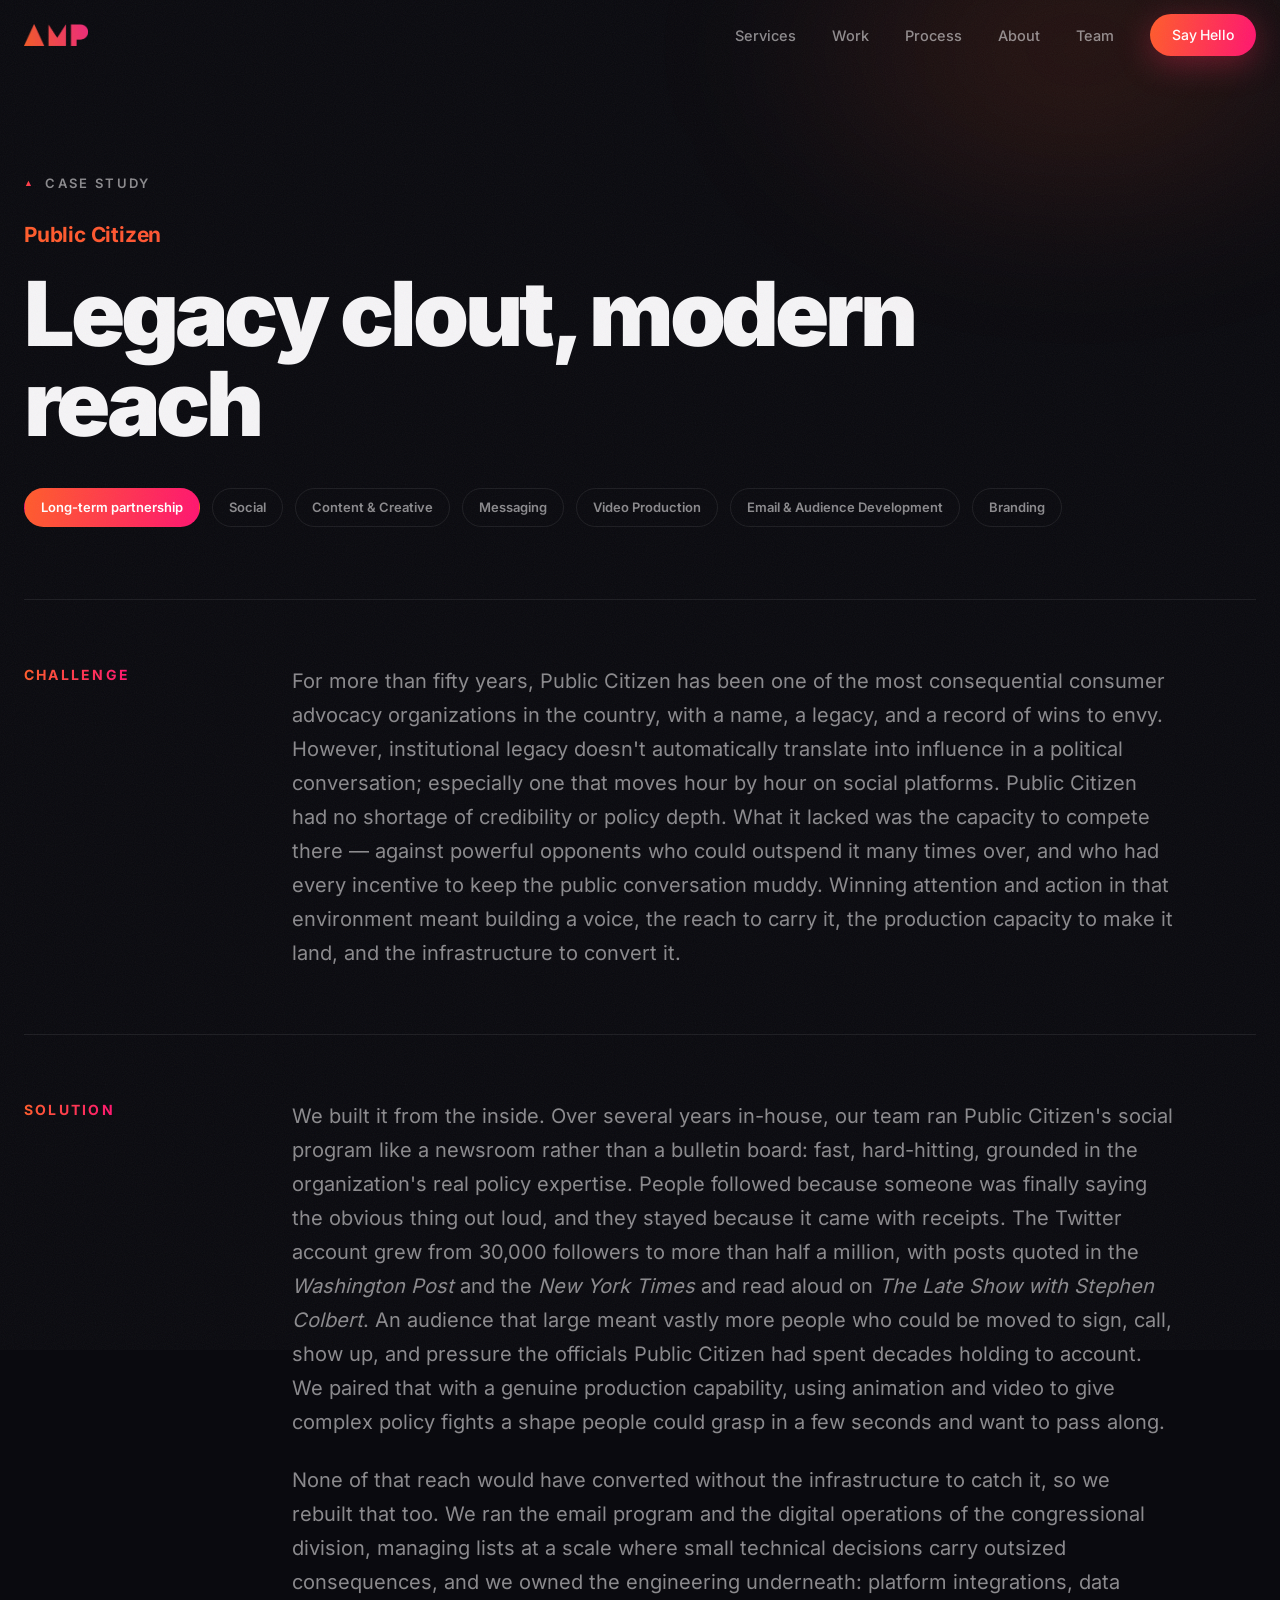
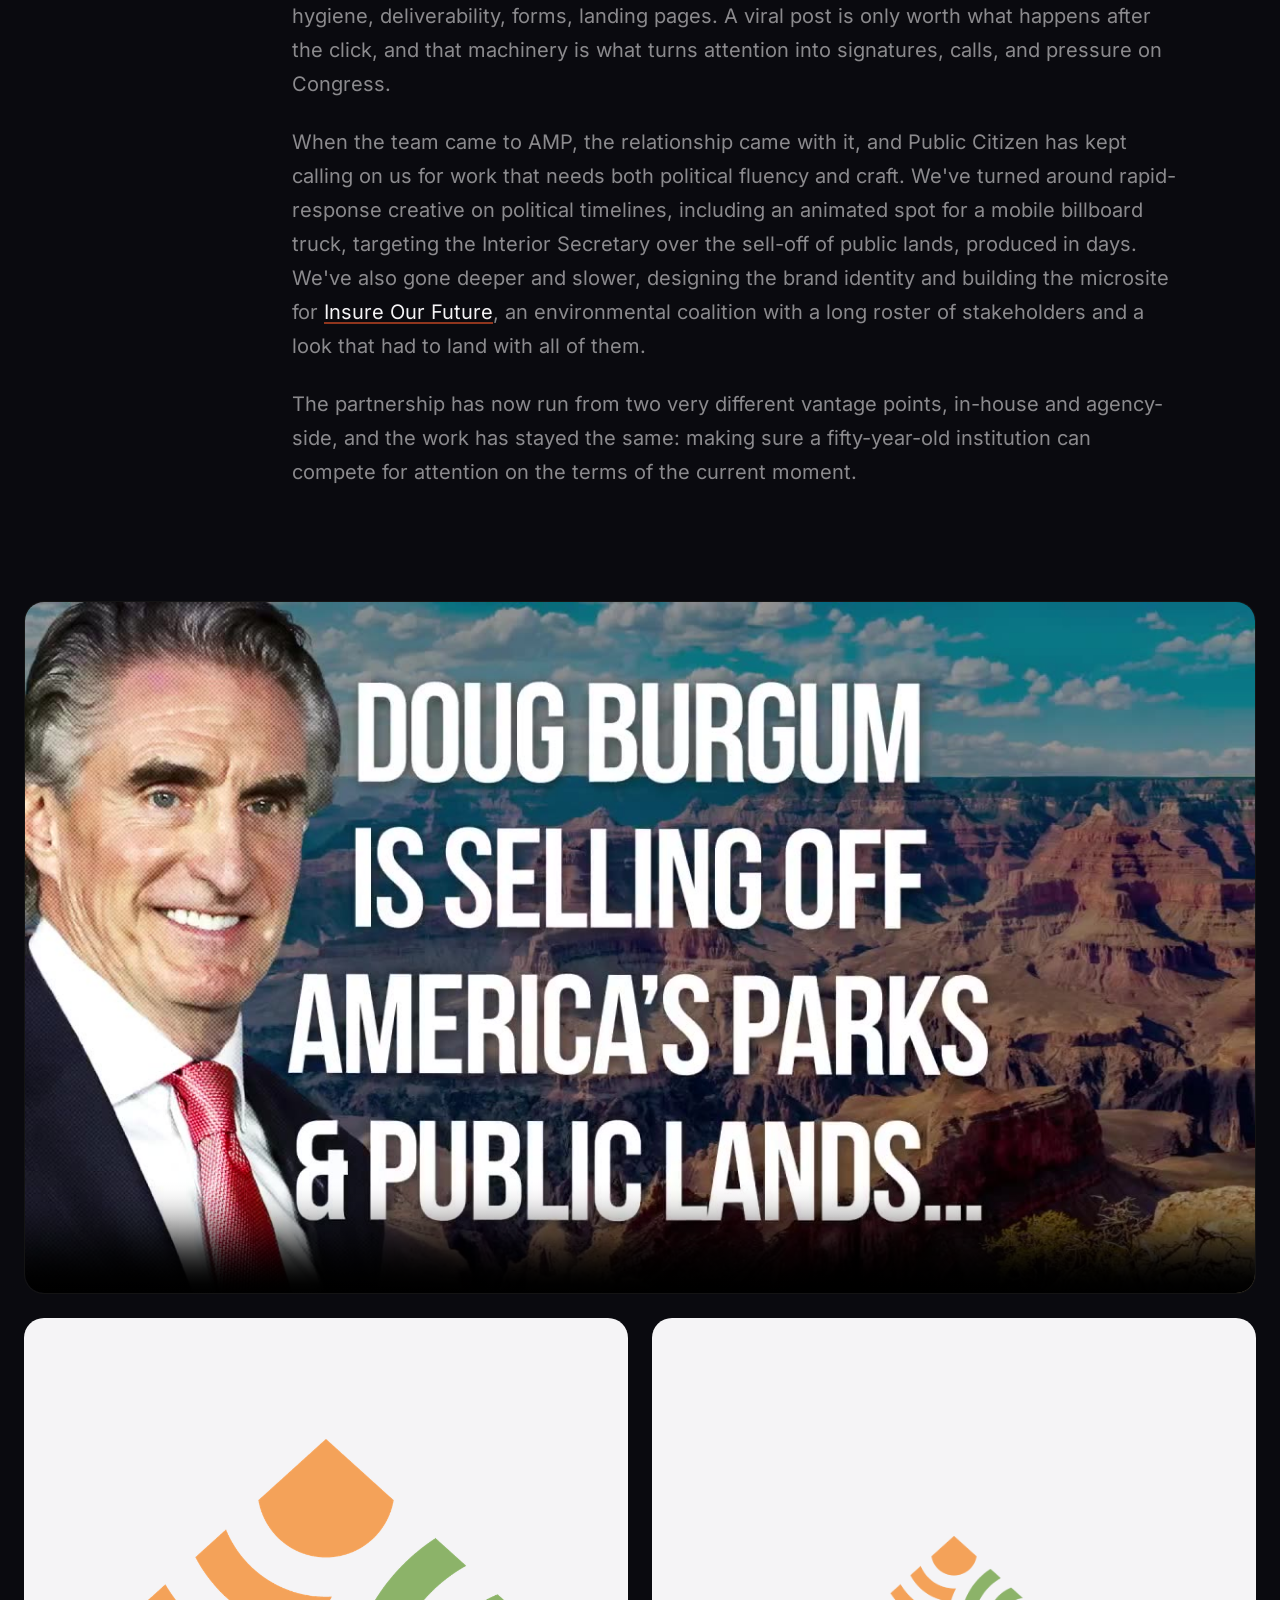
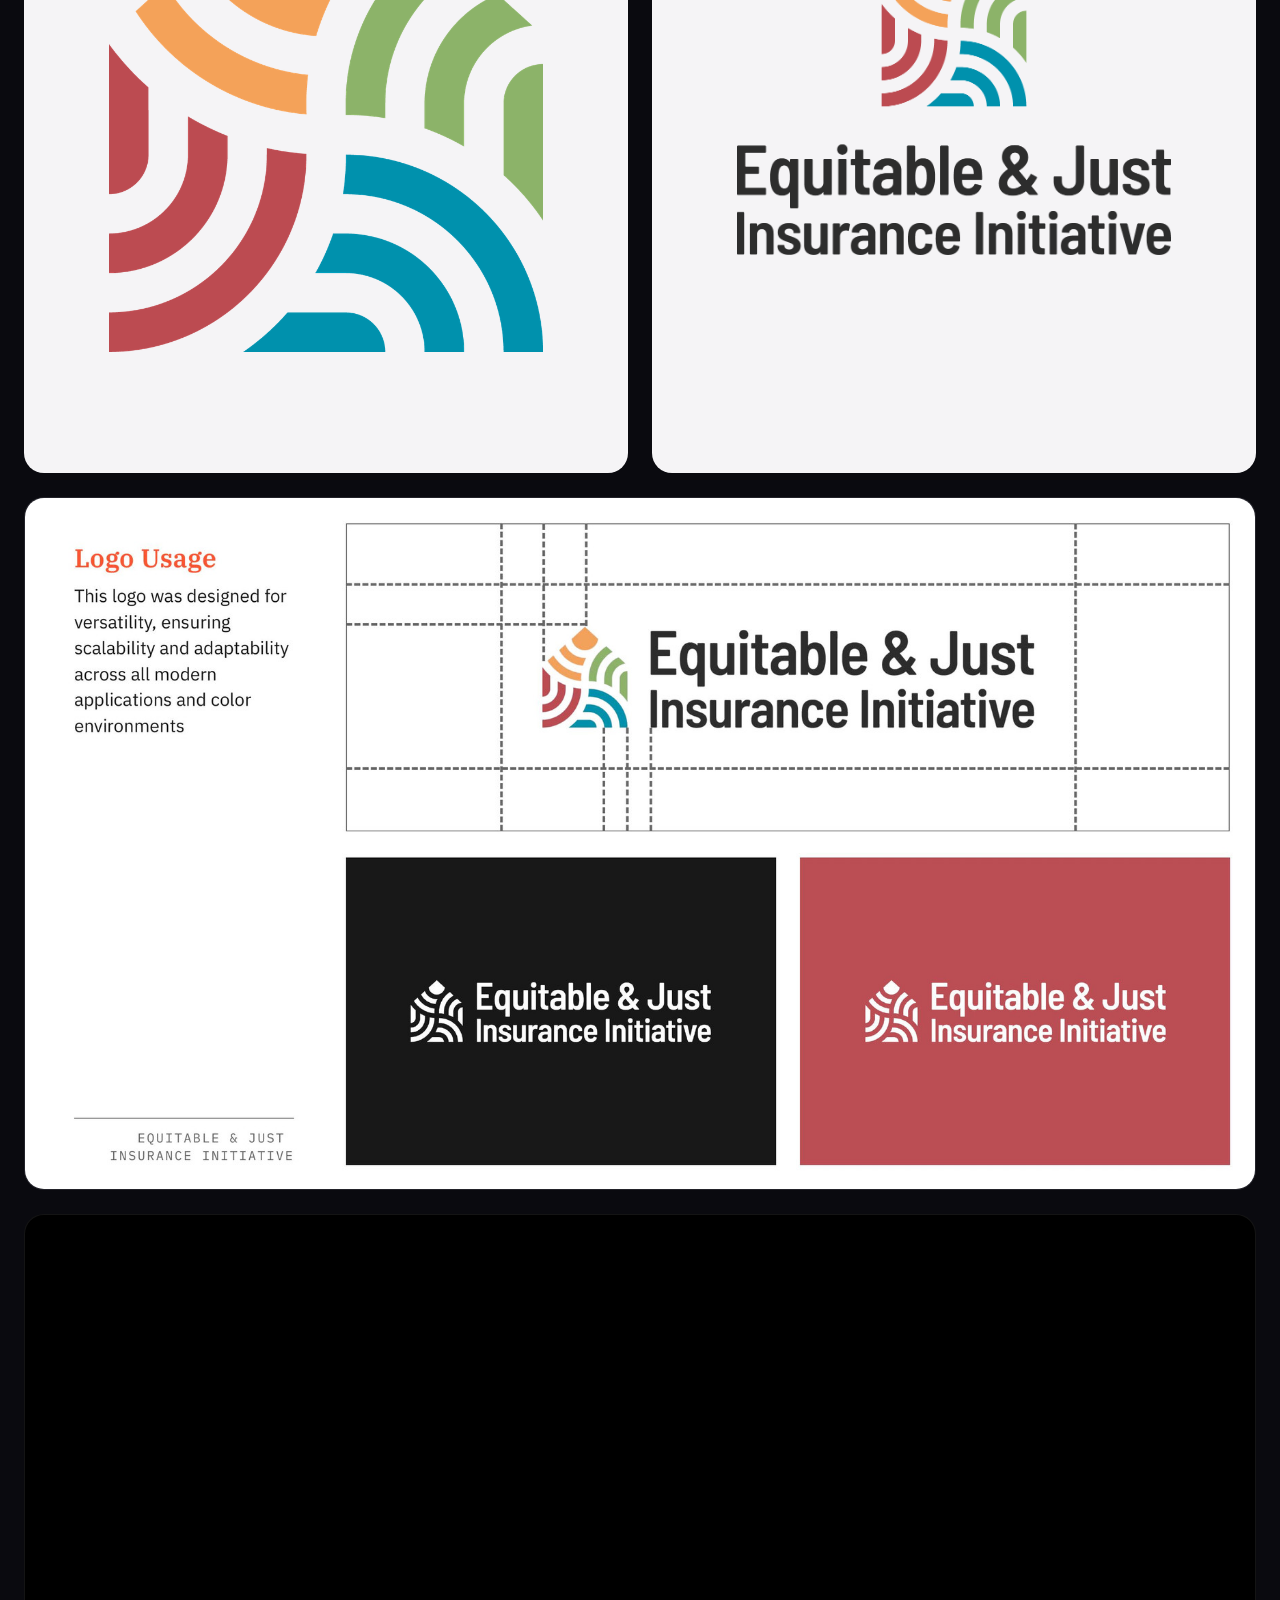
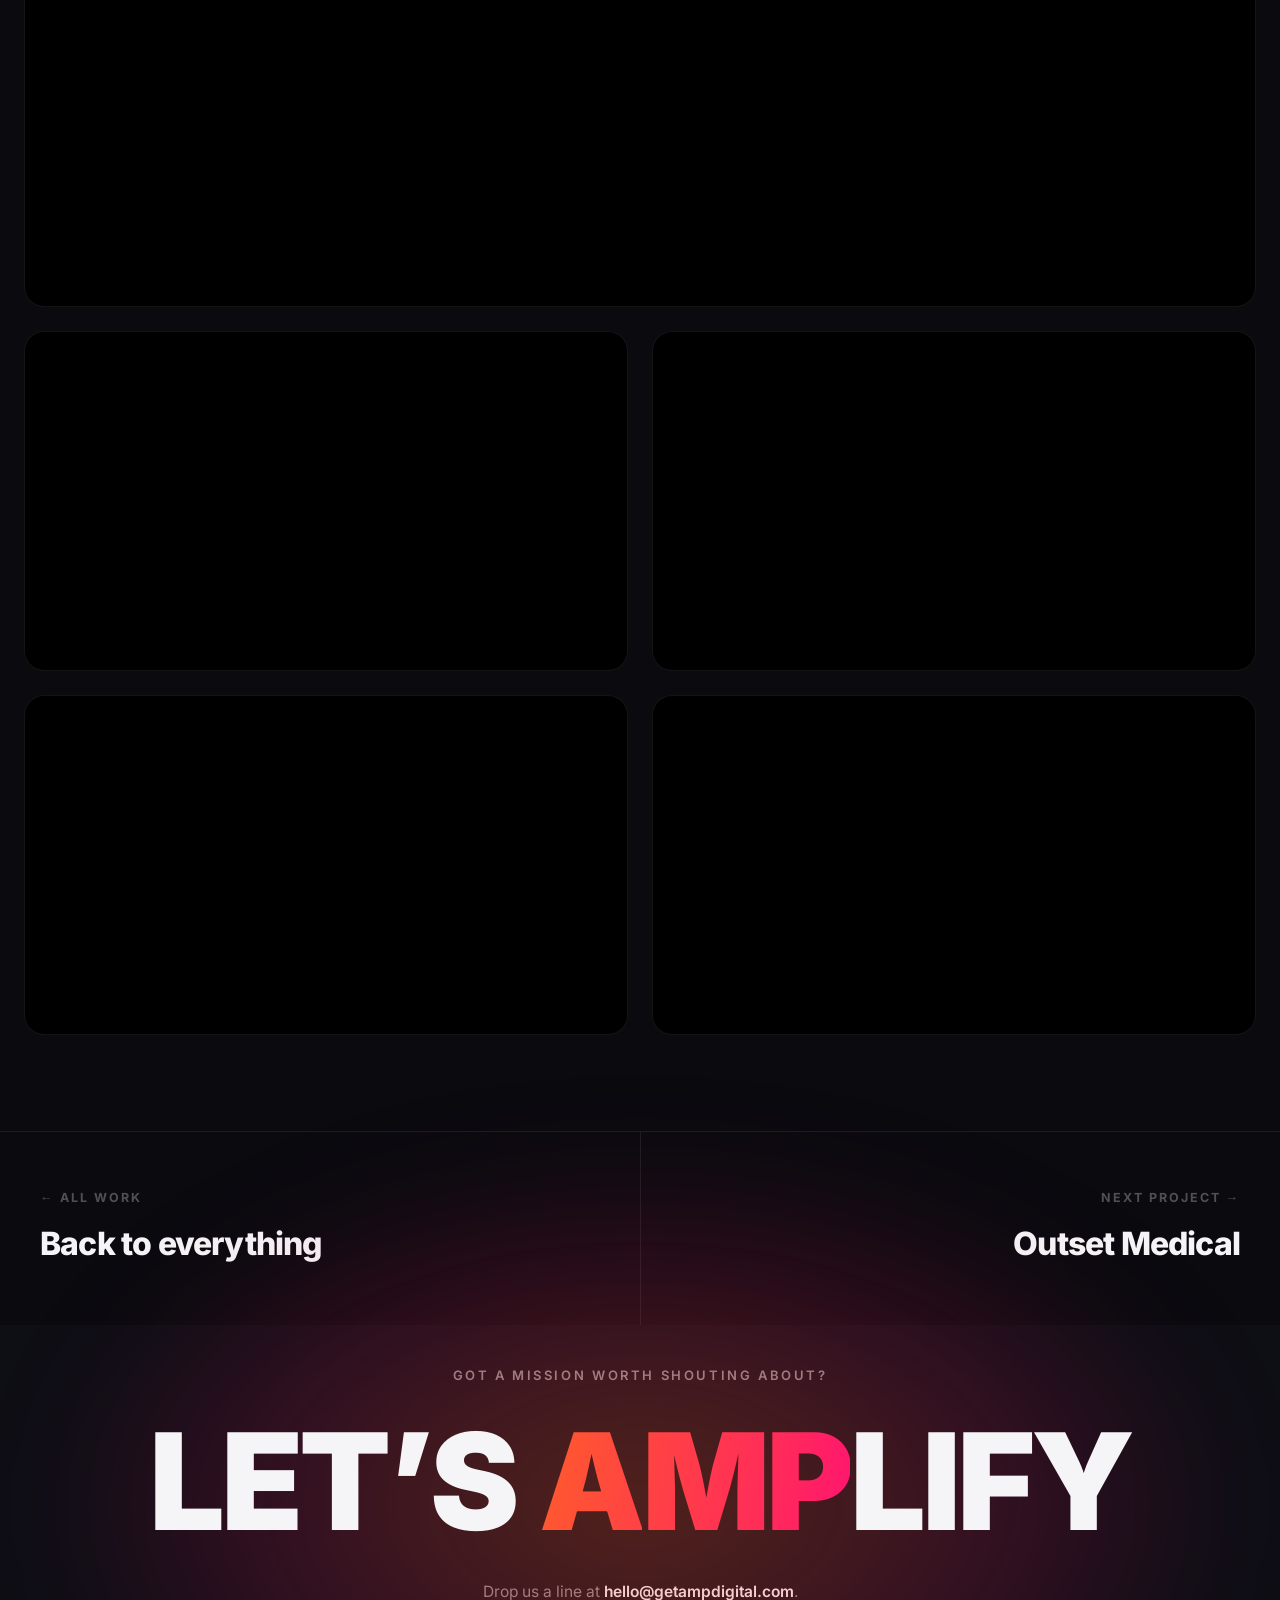
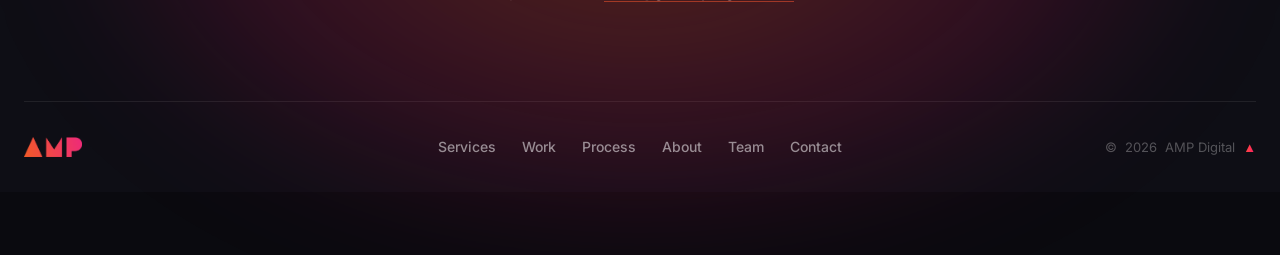
<file: case-studies/public-citizen.html>
<!DOCTYPE html>
<html lang="en">
<head>
<meta charset="UTF-8">
<meta name="viewport" content="width=device-width, initial-scale=1.0">
<title>Public Citizen — AMP Digital Case Study</title>
<meta name="description" content="Public Citizen — giving a fifty-year advocacy institution modern reach: social, video, email, and brand-building.">
<meta property="og:title" content="Public Citizen — AMP Digital Case Study">
<meta property="og:description" content="Public Citizen — giving a fifty-year advocacy institution modern reach: social, video, email, and brand-building.">
<meta property="og:type" content="website">
<meta property="og:url" content="https://getampdigital.com/case-studies/public-citizen.html">
<meta property="og:image" content="https://getampdigital.com/assets/img/og-image-v2.jpg">
<meta name="twitter:card" content="summary_large_image">
<meta name="twitter:image" content="https://getampdigital.com/assets/img/og-image-v2.jpg">
<link rel="icon" type="image/png" href="../assets/img/amp-icon.png">
<link rel="preload" href="../assets/fonts/inter-latin.woff2" as="font" type="font/woff2" crossorigin>
<link rel="stylesheet" href="../assets/css/style.min.css">
</head>
<body class="loaded">

<div class="grain" aria-hidden="true"></div>

<!-- ================= NAV ================= -->
<header class="nav">
  <div class="nav__inner">
    <a href="../index.html" class="nav__logo" aria-label="AMP Digital home">
      <img src="../assets/img/amp-logo.png" alt="AMP" width="1116" height="386">
    </a>
    <nav class="nav__links" aria-label="Primary">
      <a href="../index.html#services">Services</a>
      <a href="../index.html#work">Work</a>
      <a href="../index.html#process">Process</a>
      <a href="../index.html#about">About</a>
      <a href="../index.html#team">Team</a>
      <a href="../index.html#contact" class="btn btn--primary">Say Hello</a>
    </nav>
    <button class="nav__burger" aria-label="Menu">
      <span></span><span></span><span></span>
    </button>
  </div>
</header>

<div class="mobile-menu">
  <button class="mobile-menu__close" aria-label="Close menu">&times;</button>
  <a href="../index.html#services">Services</a>
  <a href="../index.html#work">Work</a>
  <a href="../index.html#process">Process</a>
  <a href="../index.html#about">About</a>
  <a href="../index.html#team">Team</a>
  <a href="../index.html#contact">Contact</a>
  <button class="mobile-menu__mark" aria-label="AMP"><span>&#9650;</span></button>
</div>

<!-- ================= CASE STUDY HERO ================= -->
<section class="cs-hero">
  <div class="cs-hero__glow" aria-hidden="true"></div>
  <div class="wrap">
    <div class="eyebrow">Case Study</div>
    <div class="cs-hero__client grad-text">Public Citizen</div>
    <h1 class="cs-hero__title">Legacy clout, modern reach</h1>
    <div class="cs-hero__meta">
      <span class="cs-chip cs-chip--year">Long-term partnership</span>
      <span class="cs-chip">Social</span>
      <span class="cs-chip">Content &amp; Creative</span>
      <span class="cs-chip">Messaging</span>
      <span class="cs-chip">Video Production</span>
      <span class="cs-chip">Email &amp; Audience Development</span>
      <span class="cs-chip">Branding</span>
    </div>
  </div>
</section>

<!-- ================= CHALLENGE ================= -->
<div class="wrap">
  <div class="cs-block reveal">
    <div class="cs-block__label"><span class="grad-text">Challenge</span></div>
    <div class="cs-block__body">
      <p>For more than fifty years, Public Citizen has been one of the most consequential consumer advocacy organizations in the country, with a name, a legacy, and a record of wins to envy. However, institutional legacy doesn't automatically translate into influence in a political conversation; especially one that moves hour by hour on social platforms. Public Citizen had no shortage of credibility or policy depth. What it lacked was the capacity to compete there — against powerful opponents who could outspend it many times over, and who had every incentive to keep the public conversation muddy. Winning attention and action in that environment meant building a voice, the reach to carry it, the production capacity to make it land, and the infrastructure to convert it.</p>


    </div>
  </div>

  <!-- ================= SOLUTION ================= -->
  <div class="cs-block reveal">
    <div class="cs-block__label"><span class="grad-text">Solution</span></div>
    <div class="cs-block__body">
      <p>We built it from the inside. Over several years in-house, our team ran Public Citizen's social program like a newsroom rather than a bulletin board: fast, hard-hitting, grounded in the organization's real policy expertise. People followed because someone was finally saying the obvious thing out loud, and they stayed because it came with receipts. The Twitter account grew from 30,000 followers to more than half a million, with posts quoted in the <em>Washington Post</em> and the <em>New York Times</em> and read aloud on <em>The Late Show with Stephen Colbert</em>. An audience that large meant vastly more people who could be moved to sign, call, show up, and pressure the officials Public Citizen had spent decades holding to account. We paired that with a genuine production capability, using animation and video to give complex policy fights a shape people could grasp in a few seconds and want to pass along.</p>
      <p>None of that reach would have converted without the infrastructure to catch it, so we rebuilt that too. We ran the email program and the digital operations of the congressional division, managing lists at a scale where small technical decisions carry outsized consequences, and we owned the engineering underneath: platform integrations, data hygiene, deliverability, forms, landing pages. A viral post is only worth what happens after the click, and that machinery is what turns attention into signatures, calls, and pressure on Congress.</p>
      <p>When the team came to AMP, the relationship came with it, and Public Citizen has kept calling on us for work that needs both political fluency and craft. We've turned around rapid-response creative on political timelines, including an animated spot for a mobile billboard truck, targeting the Interior Secretary over the sell-off of public lands, produced in days. We've also gone deeper and slower, designing the brand identity and building the microsite for <a href="https://insurancejustice.org/" target="_blank" rel="noopener">Insure Our Future</a>, an environmental coalition with a long roster of stakeholders and a look that had to land with all of them.</p>
      <p>The partnership has now run from two very different vantage points, in-house and agency-side, and the work has stayed the same: making sure a fifty-year-old institution can compete for attention on the terms of the current moment.</p>

    </div>
  </div>
</div>

<!-- ================= VISUAL ASSETS ================= -->
<div class="wrap">
  <div class="cs-gallery reveal-stagger">
    <div class="cs-asset cs-asset--full cs-asset--video">
      <video class="cs-ambient" muted loop playsinline preload="metadata" poster="../assets/video/pc-burgum-billboard.jpg" aria-label="Animated mobile-billboard spot targeting the Interior Secretary over public lands">
        <source src="../assets/video/pc-burgum-billboard.mp4" type="video/mp4">
      </video>
    </div>
    <div class="cs-asset cs-asset--port cs-asset--logo" data-spot>
      <img src="../assets/img/case-studies/gallery/pc-ej-icon.png" alt="Equitable &amp; Just Insurance Initiative brand mark, designed by AMP" loading="lazy" width="761" height="900">
    </div>
    <div class="cs-asset cs-asset--port cs-asset--logo" data-spot>
      <img src="../assets/img/case-studies/gallery/pc-ej-lockup.png" alt="Equitable &amp; Just Insurance Initiative full logo lockup" loading="lazy" width="1000" height="737">
    </div>
    <div class="cs-asset cs-asset--full cs-asset--img" data-spot>
      <img src="../assets/img/case-studies/gallery/pc-ej-logo-usage.jpg" alt="Logo usage spread from the Equitable &amp; Just brand guide, showing the mark across light, dark, and red applications" loading="lazy" width="1800" height="1013">
    </div>
    <div class="cs-asset cs-asset--full cs-asset--video">
      <iframe src="https://www.youtube.com/embed/z-RGaZTt9ZY" loading="lazy" title="Public Citizen video" allow="accelerometer; autoplay; clipboard-write; encrypted-media; gyroscope; picture-in-picture; web-share" referrerpolicy="strict-origin-when-cross-origin" allowfullscreen></iframe>
    </div>
    <div class="cs-asset cs-asset--half cs-asset--video">
      <iframe src="https://www.youtube.com/embed/1tqw9n_lcyw" loading="lazy" title="Public Citizen video" allow="accelerometer; autoplay; clipboard-write; encrypted-media; gyroscope; picture-in-picture; web-share" referrerpolicy="strict-origin-when-cross-origin" allowfullscreen></iframe>
    </div>
    <div class="cs-asset cs-asset--half cs-asset--video">
      <iframe src="https://www.youtube.com/embed/nNFCqyEvTl4" loading="lazy" title="Public Citizen video" allow="accelerometer; autoplay; clipboard-write; encrypted-media; gyroscope; picture-in-picture; web-share" referrerpolicy="strict-origin-when-cross-origin" allowfullscreen></iframe>
    </div>
    <div class="cs-asset cs-asset--half cs-asset--video">
      <iframe src="https://www.youtube.com/embed/M2-VPQy9oAs" loading="lazy" title="Public Citizen video" allow="accelerometer; autoplay; clipboard-write; encrypted-media; gyroscope; picture-in-picture; web-share" referrerpolicy="strict-origin-when-cross-origin" allowfullscreen></iframe>
    </div>
    <div class="cs-asset cs-asset--half cs-asset--video">
      <iframe src="https://www.youtube.com/embed/fESJA7bghSU" loading="lazy" title="Public Citizen video" allow="accelerometer; autoplay; clipboard-write; encrypted-media; gyroscope; picture-in-picture; web-share" referrerpolicy="strict-origin-when-cross-origin" allowfullscreen></iframe>
    </div>
  </div>
</div>

<!-- ================= PREV / NEXT ================= -->
<nav class="cs-nav" aria-label="Case study navigation">
  <a href="../index.html#work">
    <span class="cs-nav__label">&larr; All Work</span>
    <span class="cs-nav__title">Back to everything</span>
  </a>
  <a href="outset-medical.html">
    <span class="cs-nav__label">Next Project &rarr;</span>
    <span class="cs-nav__title">Outset Medical</span>
  </a>
</nav>

<!-- ================= FOOTER ================= -->
<footer class="footer">
  <div class="footer-cta">
    <div class="footer-cta__glow" aria-hidden="true"></div>
    <div class="footer-cta__kicker">Got a mission worth shouting about?</div>
    <a class="footer-cta__link" href="mailto:hello@getampdigital.com" aria-label="Email AMP Digital">
      <span class="footer-cta__word" aria-hidden="true"><span class="ltr">L</span><span class="ltr">E</span><span class="ltr">T</span><span class="ltr">&rsquo;</span><span class="ltr">S</span><span class="ltr">&nbsp;</span><span class="ltr ltr--amp">A</span><span class="ltr ltr--amp">M</span><span class="ltr ltr--amp">P</span><span class="ltr">L</span><span class="ltr">I</span><span class="ltr">F</span><span class="ltr">Y</span></span>
    </a>
    <p class="footer-cta__sub">Drop us a line at <a href="mailto:hello@getampdigital.com">hello@getampdigital.com</a>.</p>
  </div>

  <div class="wrap">
    <div class="footer__bar">
      <a href="../index.html" class="footer__logo" aria-label="AMP Digital home">
        <img src="../assets/img/amp-logo.png" alt="AMP" width="1116" height="386">
      </a>
      <nav class="footer__nav" aria-label="Footer">
        <a href="../index.html#services">Services</a>
        <a href="../index.html#work">Work</a>
        <a href="../index.html#process">Process</a>
        <a href="../index.html#about">About</a>
        <a href="../index.html#team">Team</a>
        <a href="../index.html#contact">Contact</a>
      </nav>
      <span class="footer__copy">&copy; <span data-year>2026</span> AMP Digital <span class="footer__tri">&#9650;</span></span>
    </div>
  </div>
</footer>

<script src="../assets/js/main.min.js"></script>
</body>
</html>
</file>
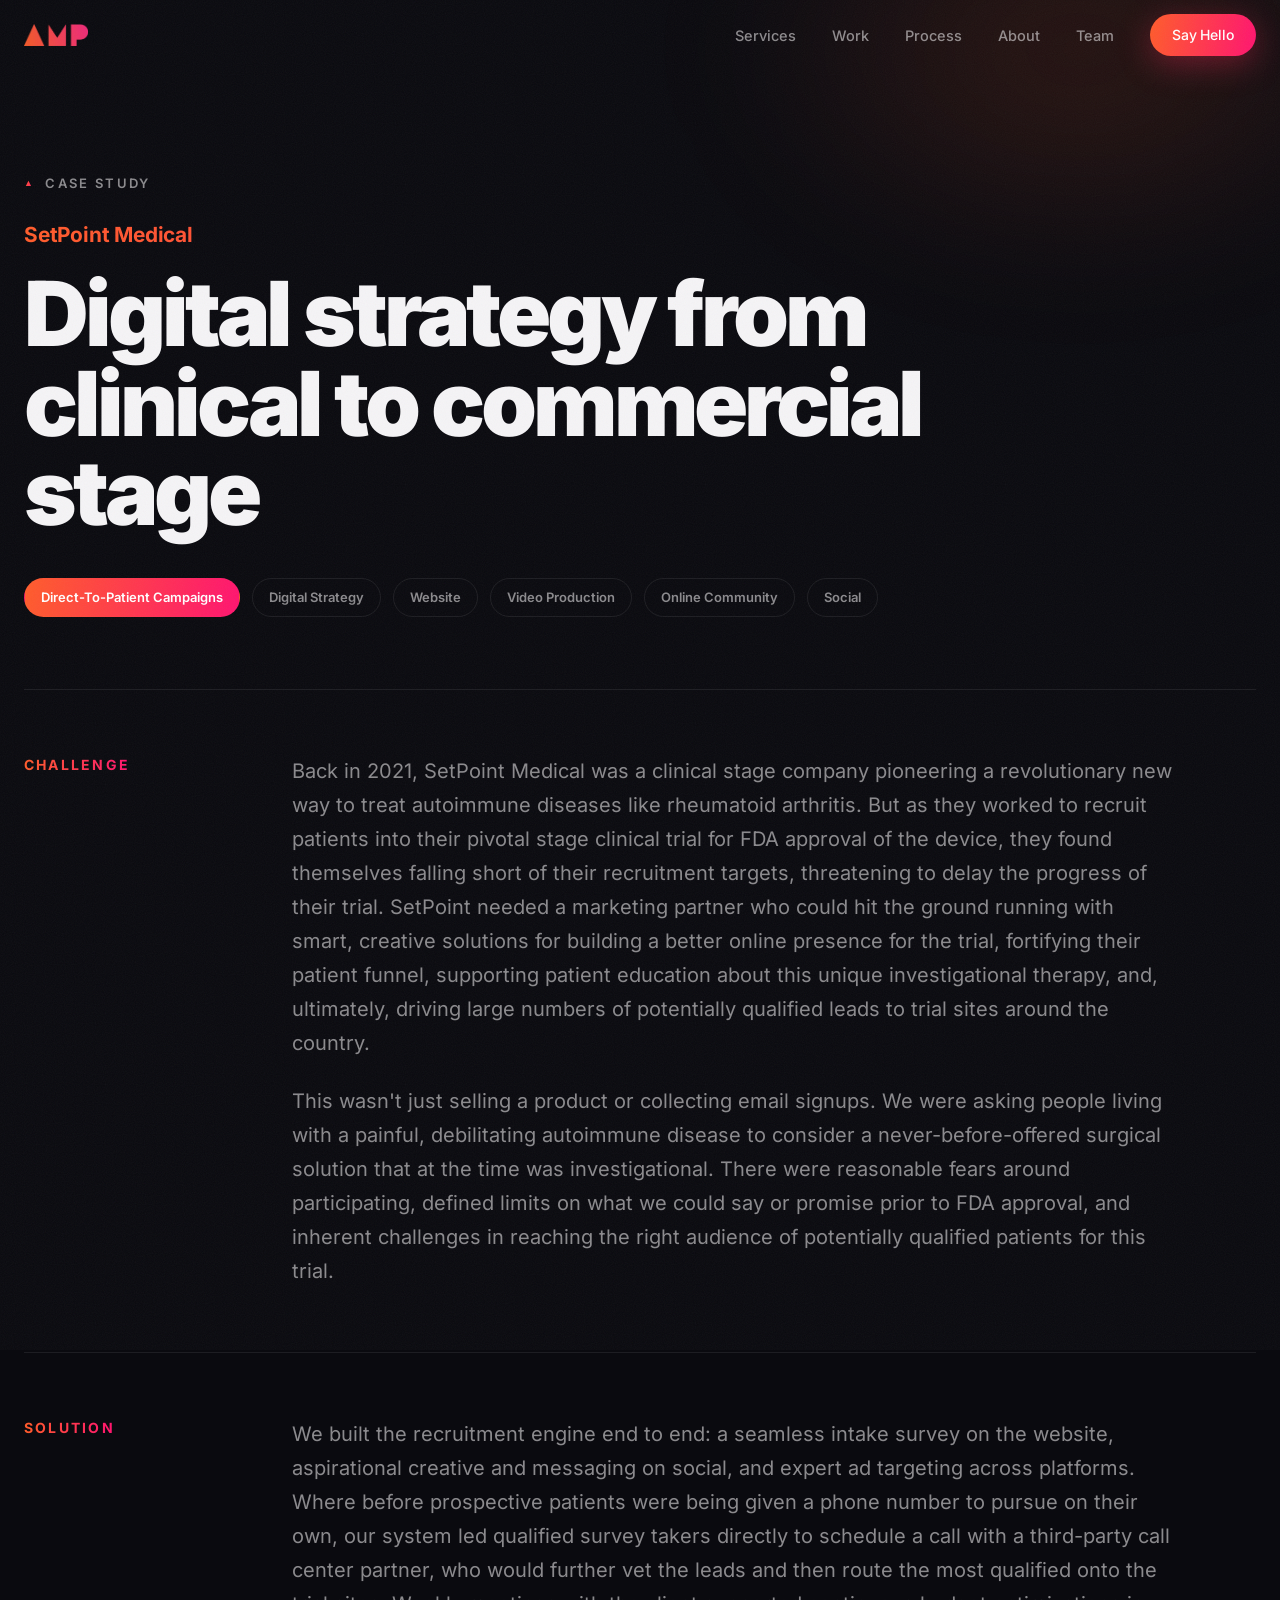
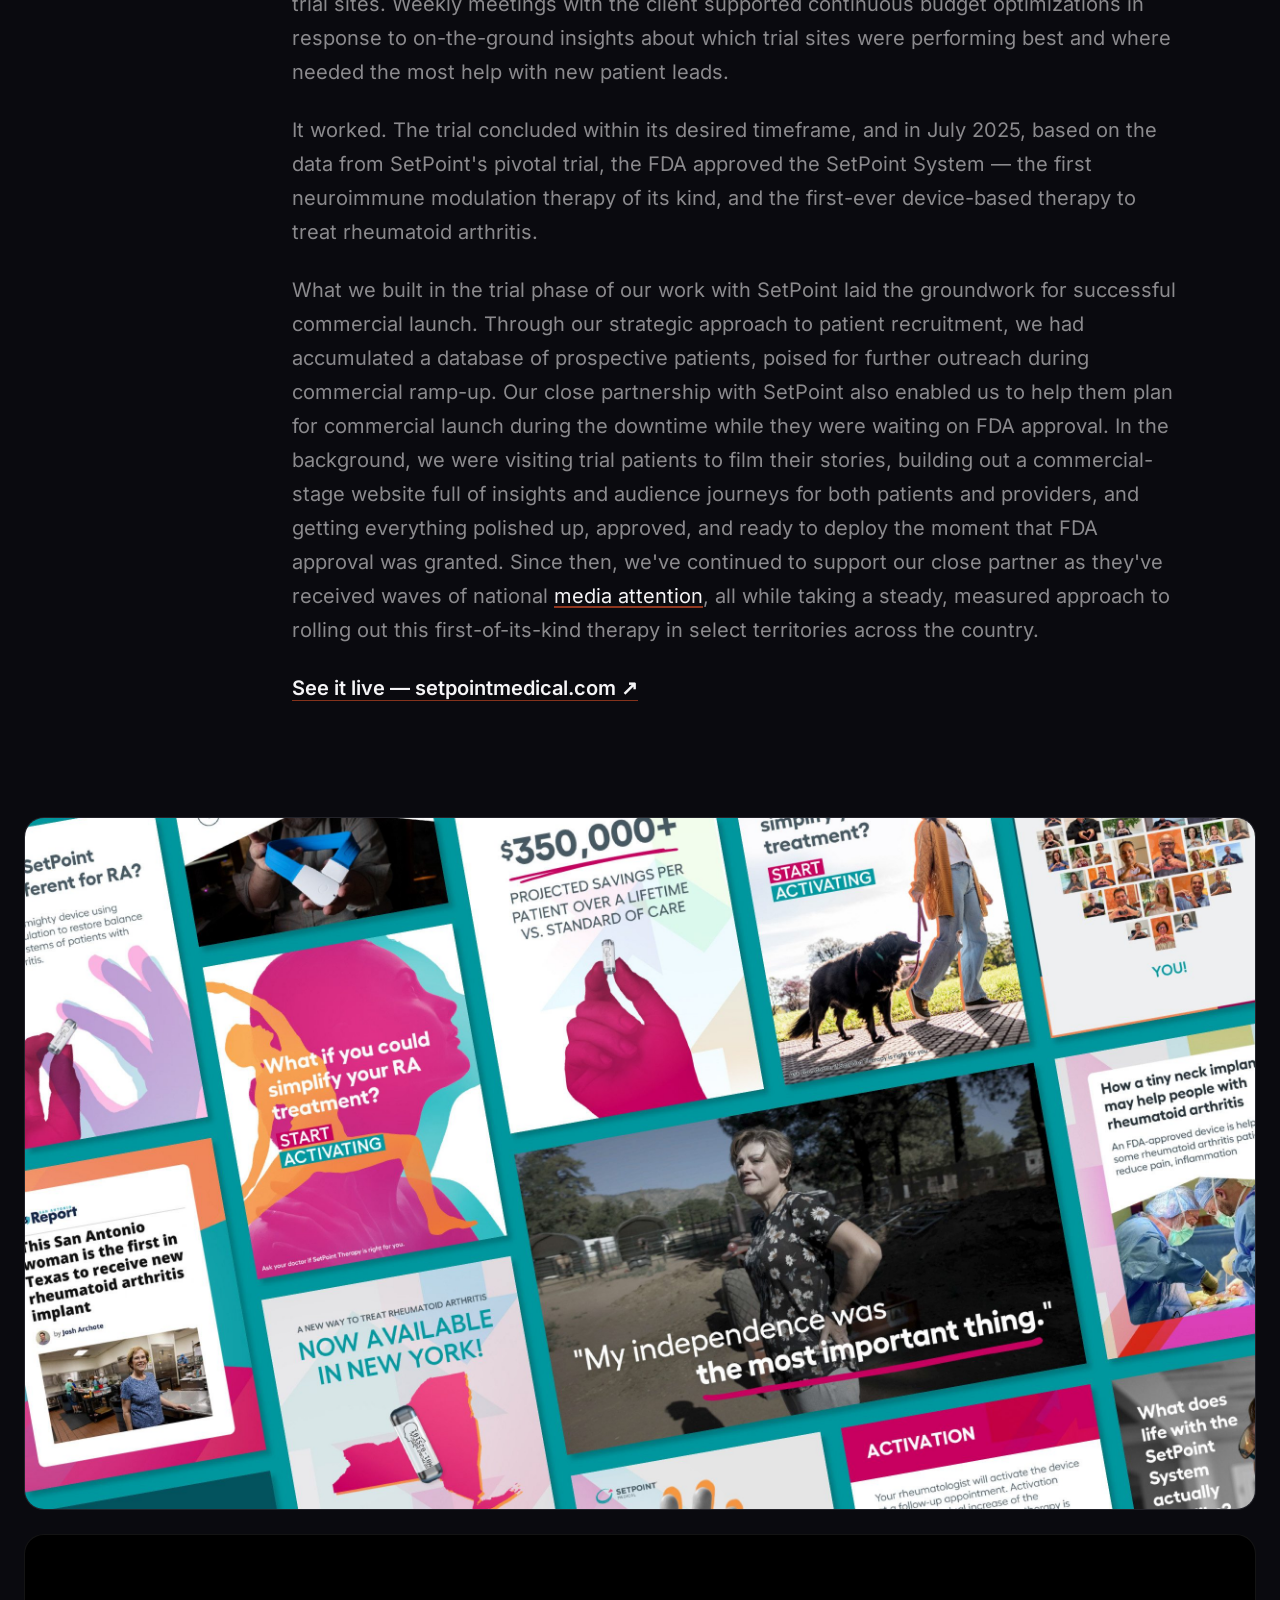
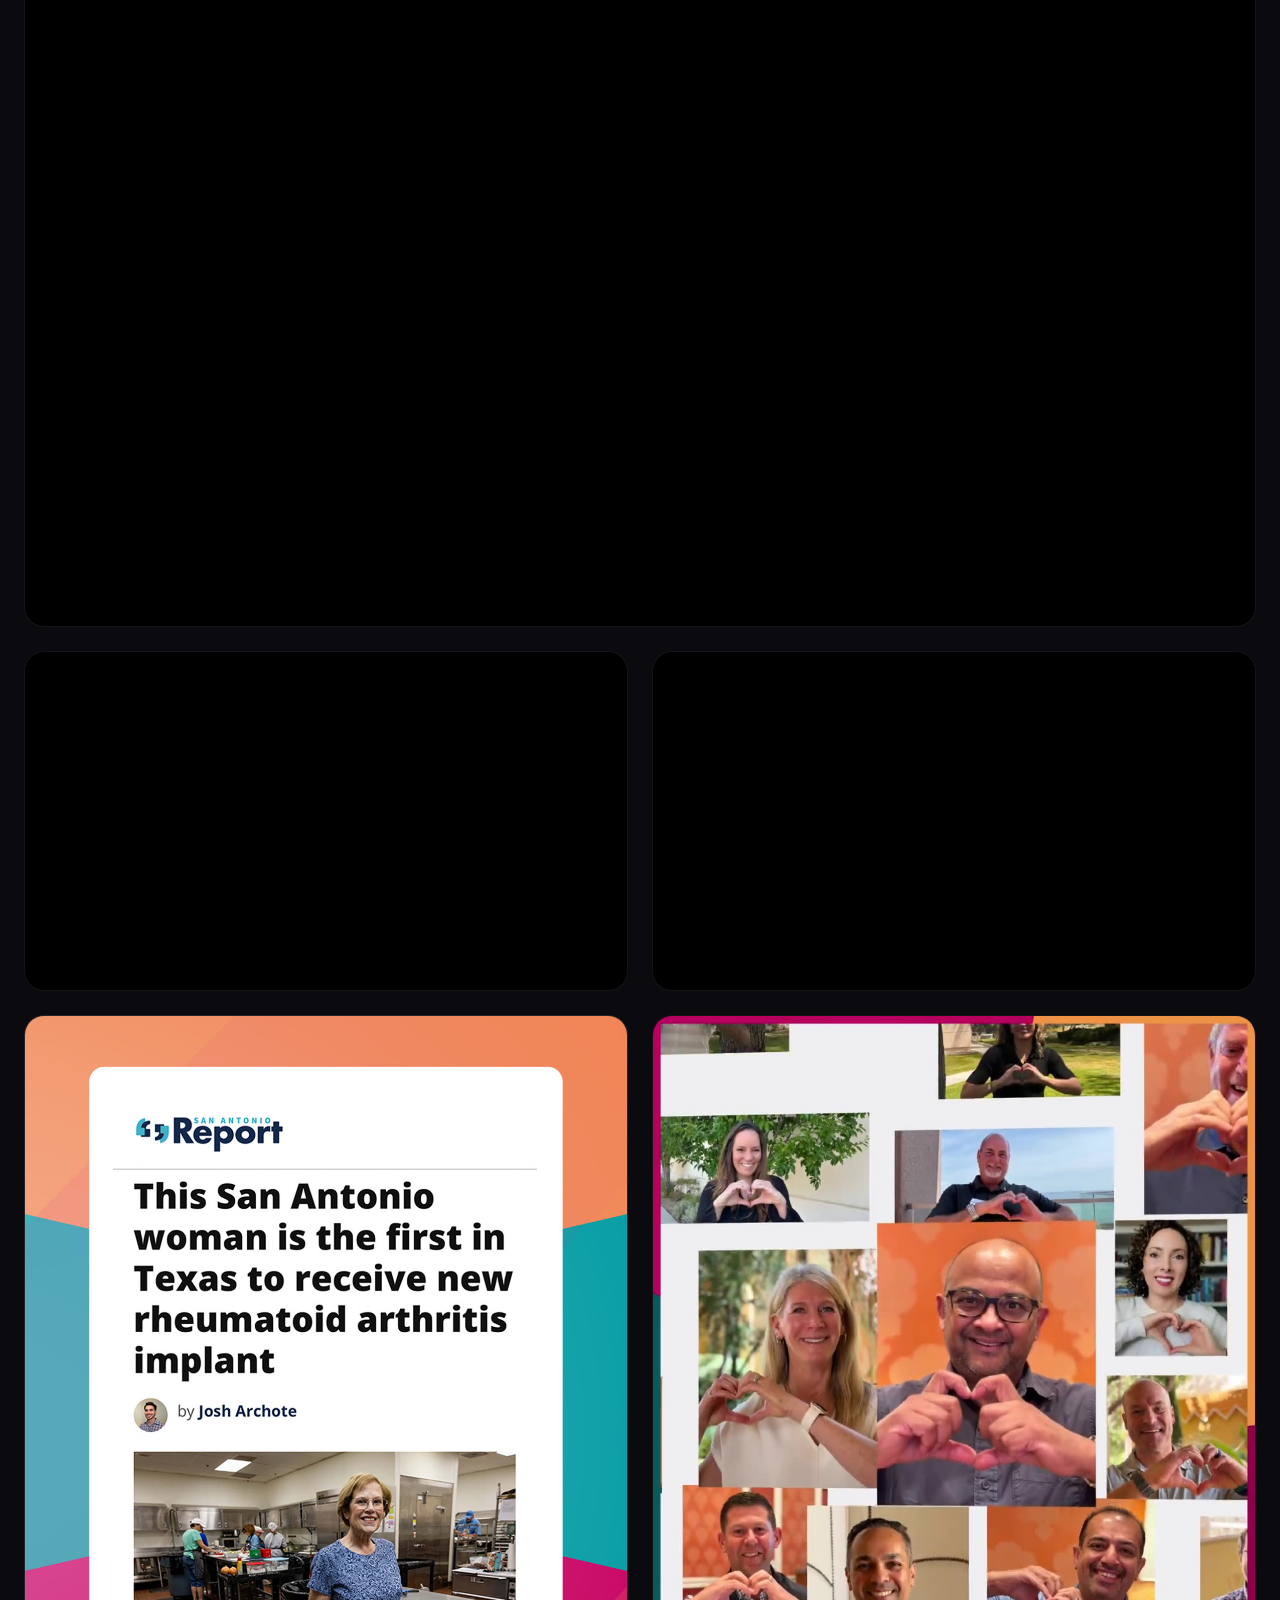
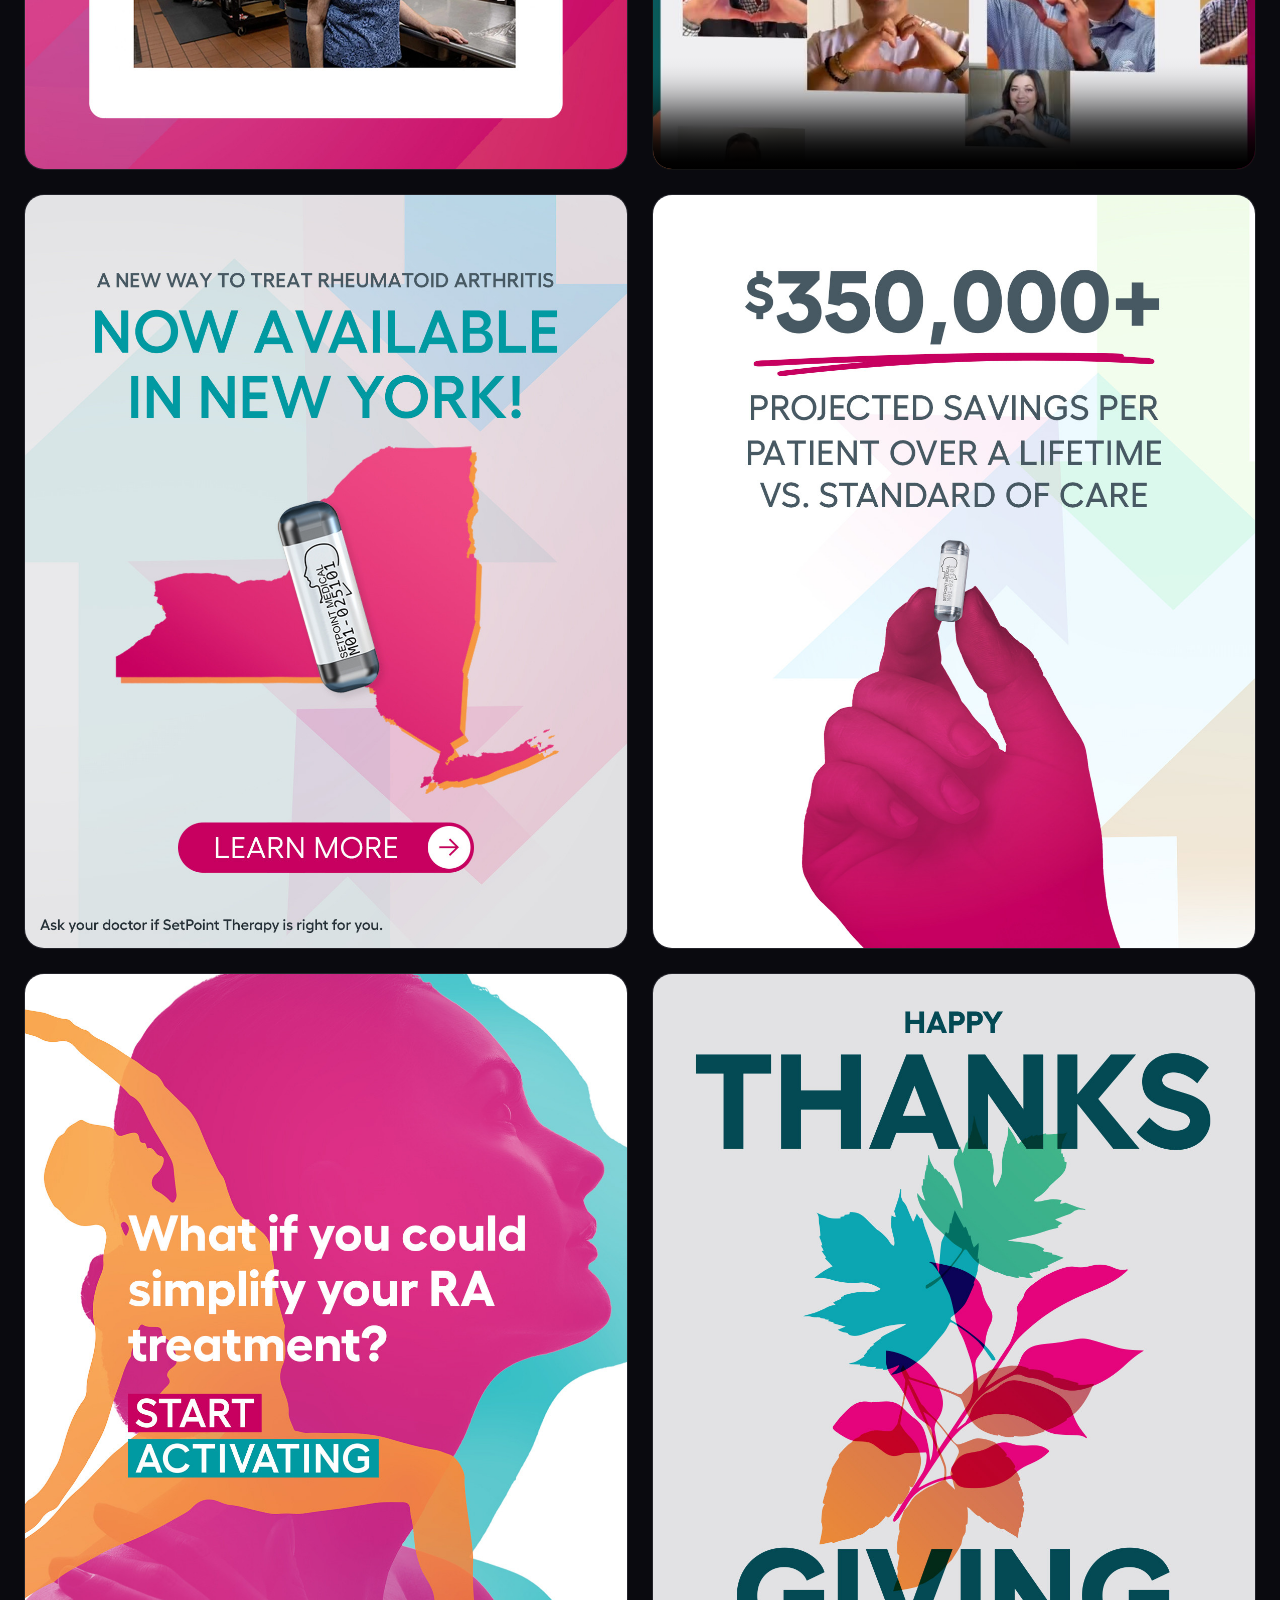
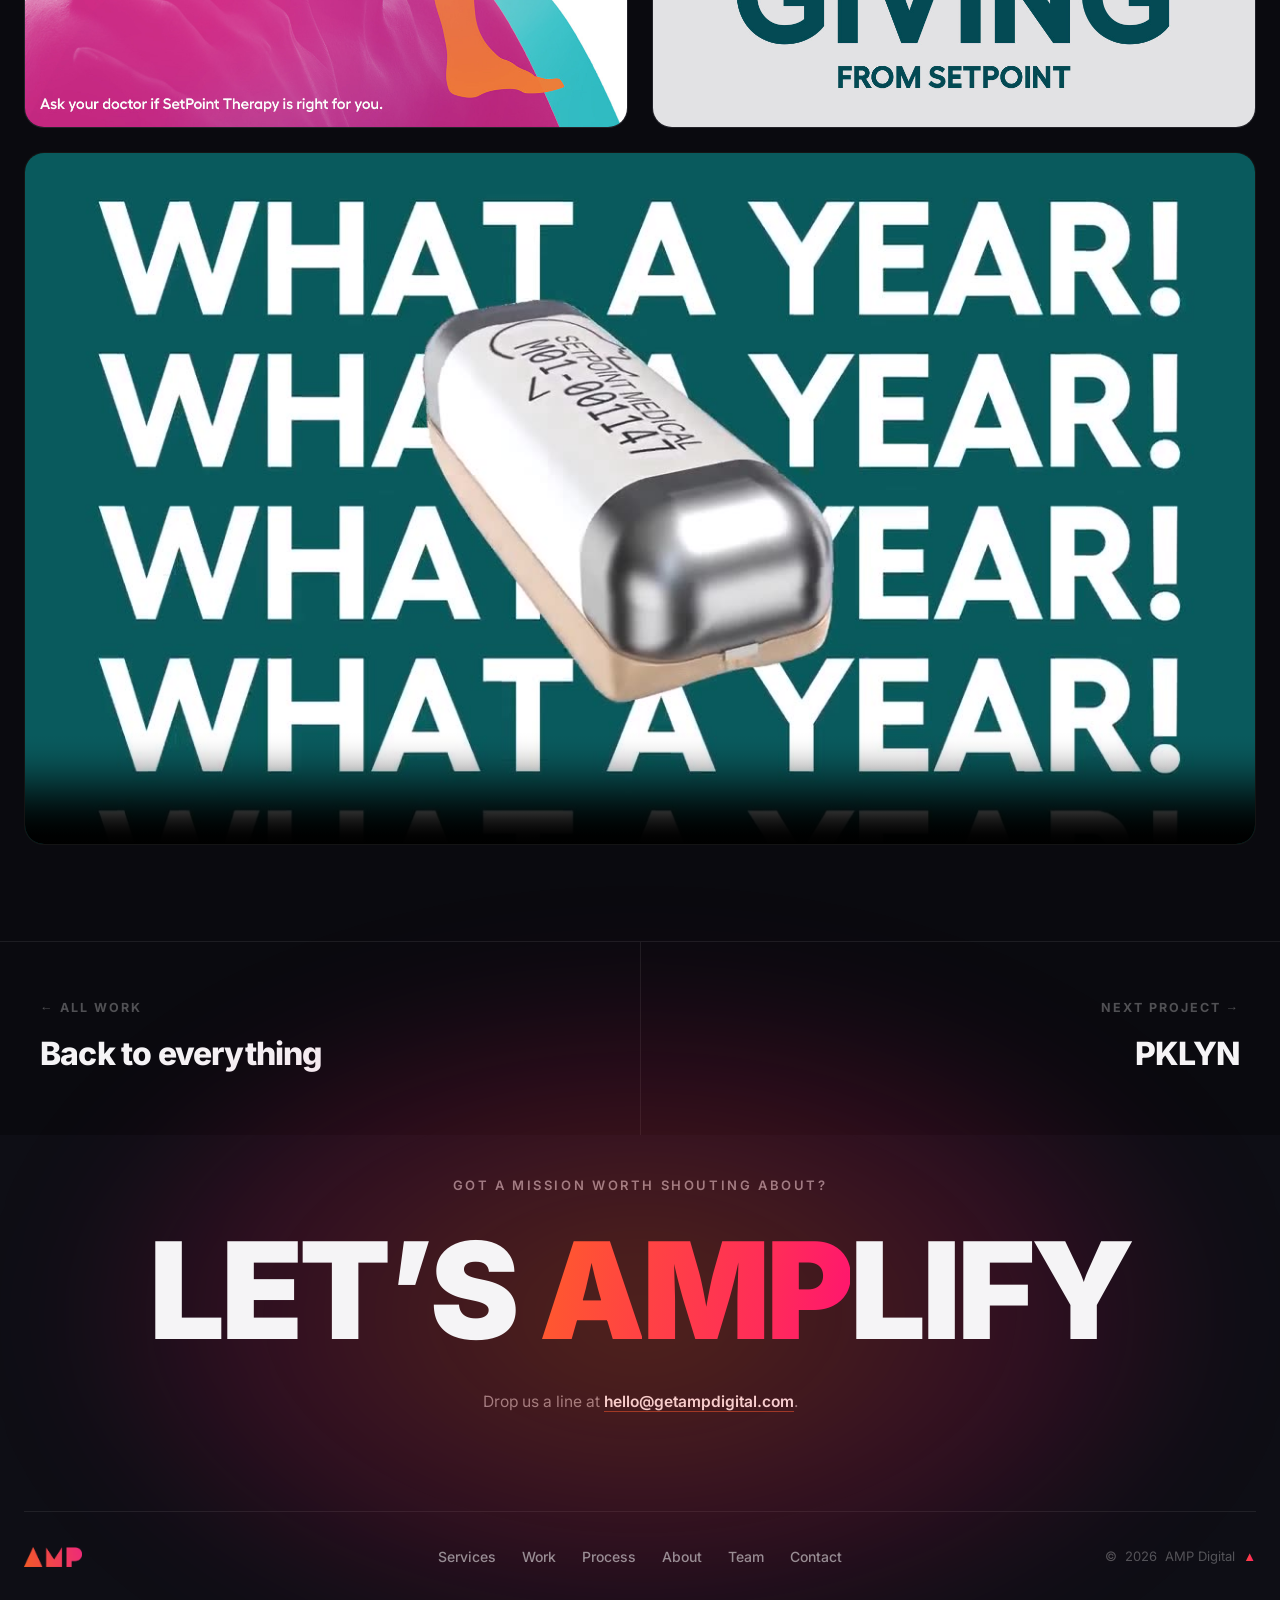
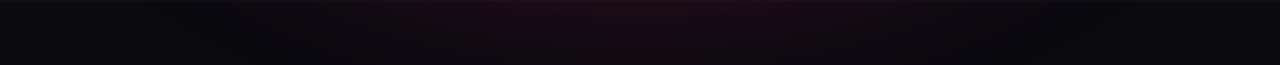
<file: case-studies/setpoint-medical.html>
<!DOCTYPE html>
<html lang="en">
<head>
<meta charset="UTF-8">
<meta name="viewport" content="width=device-width, initial-scale=1.0">
<title>SetPoint Medical — AMP Digital</title>
<meta name="description" content="SetPoint Medical — digital strategy from clinical trial recruitment through FDA approval and commercial launch.">
<meta property="og:title" content="SetPoint Medical — AMP Digital">
<meta property="og:description" content="SetPoint Medical — digital strategy from clinical trial recruitment through FDA approval and commercial launch.">
<meta property="og:type" content="website">
<meta property="og:url" content="https://getampdigital.com/case-studies/setpoint-medical.html">
<meta property="og:image" content="https://getampdigital.com/assets/img/og-image-v2.jpg">
<meta name="twitter:card" content="summary_large_image">
<meta name="twitter:image" content="https://getampdigital.com/assets/img/og-image-v2.jpg">
<link rel="icon" type="image/png" href="../assets/img/amp-icon.png">
<link rel="preload" href="../assets/fonts/inter-latin.woff2" as="font" type="font/woff2" crossorigin>
<link rel="stylesheet" href="../assets/css/style.min.css">
</head>
<body class="loaded">

<div class="grain" aria-hidden="true"></div>

<!-- ================= NAV ================= -->
<header class="nav">
  <div class="nav__inner">
    <a href="../index.html" class="nav__logo" aria-label="AMP Digital home">
      <img src="../assets/img/amp-logo.png" alt="AMP" width="1116" height="386">
    </a>
    <nav class="nav__links" aria-label="Primary">
      <a href="../index.html#services">Services</a>
      <a href="../index.html#work">Work</a>
      <a href="../index.html#process">Process</a>
      <a href="../index.html#about">About</a>
      <a href="../index.html#team">Team</a>
      <a href="../index.html#contact" class="btn btn--primary">Say Hello</a>
    </nav>
    <button class="nav__burger" aria-label="Menu">
      <span></span><span></span><span></span>
    </button>
  </div>
</header>

<div class="mobile-menu">
  <button class="mobile-menu__close" aria-label="Close menu">&times;</button>
  <a href="../index.html#services">Services</a>
  <a href="../index.html#work">Work</a>
  <a href="../index.html#process">Process</a>
  <a href="../index.html#about">About</a>
  <a href="../index.html#team">Team</a>
  <a href="../index.html#contact">Contact</a>
  <button class="mobile-menu__mark" aria-label="AMP"><span>&#9650;</span></button>
</div>

<!-- ================= CASE STUDY HERO ================= -->
<section class="cs-hero">
  <div class="cs-hero__glow" aria-hidden="true"></div>
  <div class="wrap">
    <div class="eyebrow">Case Study</div>
    <div class="cs-hero__client grad-text">SetPoint Medical</div>
    <h1 class="cs-hero__title">Digital strategy from clinical to commercial stage</h1>
    <div class="cs-hero__meta">
      <span class="cs-chip cs-chip--year">Direct-To-Patient Campaigns</span>
      <span class="cs-chip">Digital Strategy</span>
      <span class="cs-chip">Website</span>
      <span class="cs-chip">Video Production</span>
      <span class="cs-chip">Online Community</span>
      <span class="cs-chip">Social</span>
    </div>
  </div>
</section>

<!-- ================= CHALLENGE ================= -->
<div class="wrap">
  <div class="cs-block reveal">
    <div class="cs-block__label"><span class="grad-text">Challenge</span></div>
    <div class="cs-block__body">
      <p>Back in 2021, SetPoint Medical was a clinical stage company pioneering a revolutionary new way to treat autoimmune diseases like rheumatoid arthritis. But as they worked to recruit patients into their pivotal stage clinical trial for FDA approval of the device, they found themselves falling short of their recruitment targets, threatening to delay the progress of their trial. SetPoint needed a marketing partner who could hit the ground running with smart, creative solutions for building a better online presence for the trial, fortifying their patient funnel, supporting patient education about this unique investigational therapy, and, ultimately, driving large numbers of potentially qualified leads to trial sites around the country.</p>
      <p>This wasn't just selling a product or collecting email signups. We were asking people living with a painful, debilitating autoimmune disease to consider a never-before-offered surgical solution that at the time was investigational. There were reasonable fears around participating, defined limits on what we could say or promise prior to FDA approval, and inherent challenges in reaching the right audience of potentially qualified patients for this trial.</p>

    </div>
  </div>

  <!-- ================= SOLUTION ================= -->
  <div class="cs-block reveal">
    <div class="cs-block__label"><span class="grad-text">Solution</span></div>
    <div class="cs-block__body">
      <p>We built the recruitment engine end to end: a seamless intake survey on the website, aspirational creative and messaging on social, and expert ad targeting across platforms. Where before prospective patients were being given a phone number to pursue on their own, our system led qualified survey takers directly to schedule a call with a third-party call center partner, who would further vet the leads and then route the most qualified onto the trial sites. Weekly meetings with the client supported continuous budget optimizations in response to on-the-ground insights about which trial sites were performing best and where needed the most help with new patient leads.</p>
      <p>It worked. The trial concluded within its desired timeframe, and in July 2025, based on the data from SetPoint's pivotal trial, the FDA approved the SetPoint System — the first neuroimmune modulation therapy of its kind, and the first-ever device-based therapy to treat rheumatoid arthritis.</p>
      <p>What we built in the trial phase of our work with SetPoint laid the groundwork for successful commercial launch. Through our strategic approach to patient recruitment, we had accumulated a database of prospective patients, poised for further outreach during commercial ramp-up. Our close partnership with SetPoint also enabled us to help them plan for commercial launch during the downtime while they were waiting on FDA approval. In the background, we were visiting trial patients to film their stories, building out a commercial-stage website full of insights and audience journeys for both patients and providers, and getting everything polished up, approved, and ready to deploy the moment that FDA approval was granted. Since then, we've continued to support our close partner as they've received waves of national <a href="https://www.nytimes.com/2025/07/31/health/arthritis-implant-vagus-setpoint.html" target="_blank" rel="noopener">media attention</a>, all while taking a steady, measured approach to rolling out this first-of-its-kind therapy in select territories across the country.</p>
      <p><a class="cs-live" href="https://setpointmedical.com" target="_blank" rel="noopener">See it live — setpointmedical.com &nearr;</a></p>

    </div>
  </div>
</div>

<!-- ================= VISUAL ASSETS ================= -->
<div class="wrap">
  <div class="cs-gallery reveal-stagger">
    <div class="cs-asset cs-asset--full cs-asset--img" data-spot>
      <img src="../assets/img/case-studies/setpoint-hero.jpg" alt="Collage of SetPoint Medical campaign creative: patient stories, social ads, and press coverage" fetchpriority="high" width="2560" height="1440">
    </div>
    <div class="cs-asset cs-asset--full cs-asset--video">
      <iframe src="https://player.vimeo.com/video/1120154210?h=d933d270a3&amp;title=0&amp;byline=0&amp;portrait=0&amp;badge=0&amp;autopause=0&amp;player_id=0&amp;app_id=58479" loading="lazy" allow="autoplay; fullscreen; picture-in-picture; clipboard-write; encrypted-media; web-share" referrerpolicy="strict-origin-when-cross-origin" title="Bridgette&#039;s Story"></iframe>
    </div>
    <div class="cs-asset cs-asset--half cs-asset--video">
      <iframe src="https://player.vimeo.com/video/1109179450?h=0b725ddc55&amp;title=0&amp;byline=0&amp;portrait=0&amp;badge=0&amp;autopause=0&amp;player_id=0&amp;app_id=58479" loading="lazy" allow="autoplay; fullscreen; picture-in-picture; clipboard-write; encrypted-media; web-share" referrerpolicy="strict-origin-when-cross-origin" title="Lynn&#039;s Story"></iframe>
    </div>
    <div class="cs-asset cs-asset--half cs-asset--video">
      <iframe src="https://player.vimeo.com/video/1109181098?h=0e9fe5afba&amp;title=0&amp;byline=0&amp;portrait=0&amp;badge=0&amp;autopause=0&amp;player_id=0&amp;app_id=58479" loading="lazy" allow="autoplay; fullscreen; picture-in-picture; clipboard-write; encrypted-media; web-share" referrerpolicy="strict-origin-when-cross-origin" title="Patty&#039;s Story"></iframe>
    </div>
    <div class="cs-asset cs-asset--port cs-asset--img" data-spot>
      <img src="../assets/img/case-studies/gallery/setpoint-sar.jpg" alt="SetPoint Medical social awareness graphic" loading="lazy" width="1200" height="1500">
    </div>
    <div class="cs-asset cs-asset--port cs-asset--video">
      <video class="cs-ambient" muted loop playsinline preload="metadata" poster="../assets/video/setpoint-aa-animation.jpg" aria-label="SetPoint rheumatoid arthritis awareness animation">
        <source src="../assets/video/setpoint-aa-animation.mp4" type="video/mp4">
      </video>
    </div>
    <div class="cs-asset cs-asset--port cs-asset--img" data-spot>
      <img src="../assets/img/case-studies/gallery/setpoint-new-york.jpg" alt="Now available in New York — SetPoint launch announcement graphic" loading="lazy" width="1200" height="1500">
    </div>
    <div class="cs-asset cs-asset--port cs-asset--img" data-spot>
      <img src="../assets/img/case-studies/gallery/setpoint-economic-study.jpg" alt="$350,000+ projected savings per patient — SetPoint economic study graphic" loading="lazy" width="1200" height="1500">
    </div>
    <div class="cs-asset cs-asset--port cs-asset--img" data-spot>
      <img src="../assets/img/case-studies/gallery/setpoint-simplify.jpg" alt="What if you could simplify your RA treatment? — SetPoint campaign creative" loading="lazy" width="1200" height="1500">
    </div>
    <div class="cs-asset cs-asset--port cs-asset--img" data-spot>
      <img src="../assets/img/case-studies/gallery/setpoint-thanksgiving.jpg" alt="Happy Thanksgiving from SetPoint — holiday social graphic" loading="lazy" width="1200" height="1500">
    </div>
    <div class="cs-asset cs-asset--full cs-asset--video">
      <video controls playsinline preload="none" poster="../assets/video/setpoint-yir.jpg" aria-label="SetPoint year-in-review video">
        <source src="../assets/video/setpoint-yir.mp4" type="video/mp4">
      </video>
    </div>
  </div>
</div>

<!-- ================= PREV / NEXT ================= -->
<nav class="cs-nav" aria-label="Case study navigation">
  <a href="../index.html#work">
    <span class="cs-nav__label">&larr; All Work</span>
    <span class="cs-nav__title">Back to everything</span>
  </a>
  <a href="pklyn.html">
    <span class="cs-nav__label">Next Project &rarr;</span>
    <span class="cs-nav__title">PKLYN</span>
  </a>
</nav>

<!-- ================= FOOTER ================= -->
<footer class="footer">
  <div class="footer-cta">
    <div class="footer-cta__glow" aria-hidden="true"></div>
    <div class="footer-cta__kicker">Got a mission worth shouting about?</div>
    <a class="footer-cta__link" href="mailto:hello@getampdigital.com" aria-label="Email AMP Digital">
      <span class="footer-cta__word" aria-hidden="true"><span class="ltr">L</span><span class="ltr">E</span><span class="ltr">T</span><span class="ltr">&rsquo;</span><span class="ltr">S</span><span class="ltr">&nbsp;</span><span class="ltr ltr--amp">A</span><span class="ltr ltr--amp">M</span><span class="ltr ltr--amp">P</span><span class="ltr">L</span><span class="ltr">I</span><span class="ltr">F</span><span class="ltr">Y</span></span>
    </a>
    <p class="footer-cta__sub">Drop us a line at <a href="mailto:hello@getampdigital.com">hello@getampdigital.com</a>.</p>
  </div>

  <div class="wrap">
    <div class="footer__bar">
      <a href="../index.html" class="footer__logo" aria-label="AMP Digital home">
        <img src="../assets/img/amp-logo.png" alt="AMP" width="1116" height="386">
      </a>
      <nav class="footer__nav" aria-label="Footer">
        <a href="../index.html#services">Services</a>
        <a href="../index.html#work">Work</a>
        <a href="../index.html#process">Process</a>
        <a href="../index.html#about">About</a>
        <a href="../index.html#team">Team</a>
        <a href="../index.html#contact">Contact</a>
      </nav>
      <span class="footer__copy">&copy; <span data-year>2026</span> AMP Digital <span class="footer__tri">&#9650;</span></span>
    </div>
  </div>
</footer>

<script src="../assets/js/main.min.js"></script>
</body>
</html>
</file>
<file: assets/css/style.min.css>
@font-face{font-family:Inter;font-style:normal;font-weight:400 900;font-display:swap;src:url(../fonts/inter-latin-ext.woff2) format("woff2");unicode-range:U+0100-02BA,U+02BD-02C5,U+02C7-02CC,U+02CE-02D7,U+02DD-02FF,U+0304,U+0308,U+0329,U+1D00-1DBF,U+1E00-1E9F,U+1EF2-1EFF,U+2020,U+20A0-20AB,U+20AD-20C4,U+2113,U+2C60-2C7F,U+A720-A7FF}@font-face{font-family:Inter;font-style:normal;font-weight:400 900;font-display:swap;src:url(../fonts/inter-latin.woff2) format("woff2");unicode-range:U+0000-00FF,U+0131,U+0152-0153,U+02BB-02BC,U+02C6,U+02DA,U+02DC,U+0304,U+0308,U+0329,U+2000-206F,U+20AC,U+2122,U+2191,U+2193,U+2212,U+2215,U+FEFF,U+FFFD}:root{--paper: #f5f4f6;--ink: #101018;--ink-muted: rgba(16, 16, 24, .6);--ink-faint: rgba(16, 16, 24, .3);--ink-line: rgba(16, 16, 24, .08);--bg: #0a0a0f;--bg-soft: #0e0e15;--bg-2: #101018;--bg-3: #16161f;--text: #f5f4f6;--muted: rgba(245, 244, 246, .55);--faint: rgba(245, 244, 246, .3);--line: rgba(255, 255, 255, .08);--grad-a: #ff5c2b;--grad-b: #ff1470;--grad: linear-gradient(100deg, var(--grad-a), var(--grad-b));--radius: 20px;--radius-sm: 12px;--ease: cubic-bezier(.22, 1, .36, 1);--spring: cubic-bezier(.34, 1.56, .64, 1);--nav-h: 72px}*{margin:0;padding:0;box-sizing:border-box}html{scroll-behavior:smooth}@view-transition{navigation:auto}@media(prefers-reduced-motion:no-preference){::view-transition-old(root){animation:vt-out .22s ease both}::view-transition-new(root){animation:vt-in .32s ease both}}@keyframes vt-out{to{opacity:0;transform:translateY(-14px)}}@keyframes vt-in{0%{opacity:0;transform:translateY(14px)}}::-webkit-scrollbar{width:11px}::-webkit-scrollbar-track{background:var(--bg)}::-webkit-scrollbar-thumb{background:linear-gradient(180deg,var(--grad-a),var(--grad-b));border-radius:8px;border:2px solid var(--bg)}::-webkit-scrollbar-thumb:hover{border-width:1px}html{scrollbar-width:thin;scrollbar-color:#ff3a52 #0a0a0f}body{cursor:url(../img/cursor.svg) 5 4,auto}body.pressing,body.pressing *{cursor:url(../img/cursor-press.svg) 4 3,auto}body{background:var(--bg);color:var(--text);font-family:Inter,-apple-system,BlinkMacSystemFont,Segoe UI,sans-serif;font-size:17px;line-height:1.6;-webkit-font-smoothing:antialiased;overflow-x:hidden}::selection{background:var(--grad-b);color:#fff}img{max-width:100%;height:auto;display:block}a{color:inherit;text-decoration:none}ul{list-style:none}button{font-family:inherit}.grain{position:fixed;inset:-50%;width:200%;height:200%;pointer-events:none;z-index:9998;opacity:.05;background-image:url("data:image/svg+xml,%3Csvg xmlns='http://www.w3.org/2000/svg' width='300' height='300'%3E%3Cfilter id='n'%3E%3CfeTurbulence type='fractalNoise' baseFrequency='0.9' numOctaves='2'/%3E%3C/filter%3E%3Crect width='300' height='300' filter='url(%23n)' opacity='1'/%3E%3C/svg%3E")}.progress{position:fixed;top:0;left:0;height:3px;width:0;background:var(--grad);z-index:1200;border-radius:0 2px 2px 0;overflow:visible;opacity:0;transition:opacity .3s ease}.wrap{width:min(1240px,calc(100% - 48px));margin:0 auto}.section{padding:104px 0;position:relative}.eyebrow{display:inline-flex;align-items:center;gap:10px;font-size:13px;font-weight:600;letter-spacing:.18em;text-transform:uppercase;color:var(--muted);margin-bottom:24px}.eyebrow:before{content:"\25b2";font-size:9px;line-height:1;background:var(--grad);-webkit-background-clip:text;background-clip:text;-webkit-text-fill-color:transparent;transform:translateY(-1px);transition:transform .6s var(--spring)}.eyebrow:hover:before{transform:translateY(-1px) rotate(180deg)}.h-display{font-size:clamp(2.6rem,6.5vw,5.2rem);font-weight:800;line-height:1.02;letter-spacing:-.04em}.h-xl{font-size:clamp(2.2rem,4.5vw,3.6rem);font-weight:800;line-height:1.05;letter-spacing:-.035em}.grad-text{background:var(--grad);-webkit-background-clip:text;background-clip:text;-webkit-text-fill-color:transparent;color:transparent}.grad-text.shine{animation:grad-roll 1.6s ease-in-out .3s both}@keyframes grad-roll{0%{background-image:linear-gradient(90deg,var(--grad-a) 0%,var(--grad-b) 50%,var(--grad-a) 100%);background-size:200% 100%;background-position:200% 0}to{background-image:linear-gradient(90deg,var(--grad-a) 0%,var(--grad-b) 50%,var(--grad-a) 100%);background-size:200% 100%;background-position:0% 0}}.lead{font-size:clamp(1.05rem,1.6vw,1.3rem);color:var(--muted);max-width:640px}.btn{display:inline-flex;align-items:center;gap:10px;padding:16px 30px;border-radius:999px;font-size:15px;font-weight:600;letter-spacing:-.01em;border:none;cursor:pointer;position:relative;overflow:hidden;transition:transform .4s var(--spring),box-shadow .35s var(--ease),border-color .35s,background .35s,color .35s,scale .15s ease;will-change:transform}.btn:after{content:"";position:absolute;top:-10%;left:-70%;width:45%;height:120%;background:linear-gradient(105deg,transparent,rgba(255,255,255,.35),transparent);transform:skew(-20deg);transition:left .55s var(--ease);pointer-events:none}.btn:hover:after{left:130%}.btn:active{scale:.95}.btn--primary{background:var(--grad);color:#fff;box-shadow:0 8px 32px #ff285a59}.btn--primary:hover{box-shadow:0 14px 48px #ff285a8c}.btn--ghost{background:transparent;color:var(--text);border:1px solid var(--line);backdrop-filter:blur(8px)}.btn--ghost:hover{border-color:transparent;background:var(--paper);color:var(--ink)}.btn .arrow{transition:transform .35s var(--spring)}.btn:hover .arrow{transform:translate(5px);animation:arrow-fly .55s var(--ease)}@keyframes arrow-fly{0%{transform:translate(0);opacity:1}38%{transform:translate(22px);opacity:0}42%{transform:translate(-16px);opacity:0}to{transform:translate(5px);opacity:1}}.nav{position:fixed;top:0;left:0;right:0;height:var(--nav-h);z-index:1000;display:flex;align-items:center;transition:background .4s,border-color .4s,backdrop-filter .4s;border-bottom:1px solid transparent}.nav.is-scrolled{background:#0a0a0fbf;backdrop-filter:blur(16px);-webkit-backdrop-filter:blur(16px);border-bottom-color:var(--line)}.nav__inner{width:min(1320px,calc(100% - 48px));margin:0 auto;display:flex;align-items:center;justify-content:space-between}.nav__logo img{height:22px;width:auto;transition:transform .45s var(--spring)}.nav__logo:hover img{transform:scale(1.08) rotate(-3deg)}.nav__links{display:flex;gap:36px;align-items:center}.nav__links a{font-size:14.5px;font-weight:500;color:var(--muted);transition:color .25s;position:relative}.nav__links a.btn--primary{color:#fff}.nav__links a:not(.btn):after{content:"";position:absolute;left:0;bottom:-6px;width:100%;height:2px;background:var(--grad);border-radius:2px;transform:scaleX(0);transform-origin:left;transition:transform .35s var(--ease)}.nav__links a:not(.btn):hover{color:var(--text)}.nav__links a:not(.btn):hover:after{transform:scaleX(1)}.nav__links .btn{padding:10px 22px;font-size:14px}.nav__burger{display:none;background:none;border:none;cursor:pointer;width:40px;height:40px;position:relative;z-index:1002}.nav__burger span{display:block;width:24px;height:2px;background:var(--text);margin:5px auto;border-radius:2px;transition:transform .35s var(--ease),opacity .25s}.nav__burger.is-open span:nth-child(1){transform:translateY(7px) rotate(45deg)}.nav__burger.is-open span:nth-child(2){opacity:0}.nav__burger.is-open span:nth-child(3){transform:translateY(-7px) rotate(-45deg)}.mobile-menu{position:fixed;inset:0;z-index:1001;background:#0a0a0ff5;backdrop-filter:blur(20px);display:flex;flex-direction:column;justify-content:center;padding:0 32px;opacity:0;visibility:hidden;transition:opacity .4s,visibility .4s}.mobile-menu.is-open{opacity:1;visibility:visible}.mobile-menu a{font-size:clamp(2rem,8vw,3rem);font-weight:800;letter-spacing:-.03em;padding:12px 0;color:var(--text);opacity:0;transform:translateY(20px);transition:opacity .5s var(--ease),transform .5s var(--ease),color .25s}.mobile-menu.is-open a{opacity:1;transform:translateY(0)}.mobile-menu a{width:fit-content}.mobile-menu a:hover,.mobile-menu a:active{background:linear-gradient(90deg,#ff5c2b,#ff1470,#ffb02b,#ff5c2b);background-size:300% 100%;-webkit-background-clip:text;background-clip:text;-webkit-text-fill-color:transparent;animation:menu-sweep 1.6s linear infinite}@keyframes menu-sweep{0%{background-position:0% 0}to{background-position:300% 0}}.mobile-menu__close{position:absolute;top:14px;right:24px;width:44px;height:44px;border-radius:50%;border:1px solid var(--line);background:transparent;color:var(--text);font-size:22px;line-height:1;cursor:pointer;display:grid;place-items:center;transition:transform .5s var(--spring),background .3s,border-color .3s}.mobile-menu__close:hover{background:var(--grad);border-color:transparent;transform:rotate(90deg)}.mobile-menu__mark{position:absolute;bottom:44px;left:32px;border:none;background:transparent;padding:8px;font-size:52px;line-height:1;cursor:pointer;user-select:none;-webkit-tap-highlight-color:transparent}.mobile-menu__mark span{display:inline-block;background:var(--grad);-webkit-background-clip:text;background-clip:text;-webkit-text-fill-color:transparent;transition:transform .9s var(--spring)}.mobile-menu__mark:active span{scale:.85}.tri-pop{position:absolute;left:50%;top:50%;pointer-events:none;font-size:16px;background:var(--grad);-webkit-background-clip:text;background-clip:text;-webkit-text-fill-color:transparent;animation:tri-pop .9s var(--ease) forwards}@keyframes tri-pop{0%{opacity:1;transform:translate(-50%,-50%) scale(.5) rotate(0)}to{opacity:0;transform:translate(calc(-50% + var(--dx, 0px)),calc(-50% + var(--dy, -90px))) scale(1.15) rotate(var(--dr, 120deg))}}.mobile-menu a:nth-child(1){transition-delay:.05s}.mobile-menu a:nth-child(2){transition-delay:.1s}.mobile-menu a:nth-child(3){transition-delay:.15s}.mobile-menu a:nth-child(4){transition-delay:.2s}.mobile-menu a:nth-child(5){transition-delay:.25s}.mobile-menu a:nth-child(6){transition-delay:.3s}@media(max-width:900px){.nav__links{display:none}.nav__burger{display:block}}.hero{position:relative;min-height:100svh;display:flex;align-items:center;overflow:hidden}.hero__glow{position:absolute;border-radius:50%;filter:blur(120px);will-change:transform,opacity;pointer-events:none;z-index:1;mix-blend-mode:screen}.hero__glow--a{width:560px;height:560px;left:-180px;top:-120px;background:#ff5c2b33;animation:glow-drift-a 26s ease-in-out infinite}.hero__glow--b{width:640px;height:640px;right:-220px;bottom:-180px;background:#ff14702e;animation:glow-drift-b 34s ease-in-out infinite;animation-delay:-13s}@keyframes glow-drift-a{0%,to{transform:translateZ(0);opacity:1}30%{transform:translate3d(52px,34px,0);opacity:.88}55%{transform:translate3d(16px,66px,0);opacity:1}80%{transform:translate3d(-30px,22px,0);opacity:.92}}@keyframes glow-drift-b{0%,to{transform:translateZ(0);opacity:1}25%{transform:translate3d(-46px,-38px,0);opacity:.88}50%{transform:translate3d(-72px,12px,0);opacity:1}75%{transform:translate3d(26px,-22px,0);opacity:.92}}.hero__content{position:relative;z-index:2;width:min(1240px,calc(100% - 48px));margin:0 auto;padding:calc(var(--nav-h) + 40px) 0 96px}.hero .eyebrow{opacity:0;transform:translateY(14px);transition:opacity .8s var(--ease) .05s,transform .8s var(--ease) .05s}body.loaded .hero .eyebrow{opacity:1;transform:translateY(0)}.hero__title{font-weight:900;line-height:.93;letter-spacing:-.03em;text-transform:uppercase}.hero__word{display:block;font-size:clamp(3.2rem,12.5vw,11.5rem);white-space:nowrap}.hero__title .ltr{opacity:0;transform:translateY(.55em)}body.loaded .hero__title .ltr{opacity:1;transform:translateY(0);transition:transform .65s var(--spring) calc(var(--i, 0) * 28ms),opacity .4s ease calc(var(--i, 0) * 28ms),color .25s}body.loaded .hero__title .ltr:hover{transform:translateY(-.12em) rotate(-5deg)}body.hero-settled .hero__title .ltr{transition:transform .35s var(--spring),color .25s}.hero__title .ltr--comma{font-size:.7em}body.loaded .hero__title .ltr--comma{transform:translateY(-.09em)}body.loaded .hero__title .ltr--comma:hover{transform:translateY(-.22em) rotate(-5deg)}.hero__foot{margin-top:48px;opacity:0;transform:translateY(24px);transition:opacity .9s var(--ease) .9s,transform .9s var(--ease) .9s}body.loaded .hero__foot{opacity:1;transform:translateY(0)}.hero__sub{font-size:clamp(1.02rem,1.5vw,1.25rem);color:var(--muted);max-width:46ch}.hero__ctas{margin-top:32px;display:flex;gap:16px;flex-wrap:wrap}@media(max-width:900px){.hero{min-height:0}.hero__content{padding:calc(var(--nav-h) + 56px) 0 64px}.hero__foot{margin-top:36px}}.marquee{border-top:1px solid var(--ink-line);border-bottom:1px solid var(--ink-line);padding:26px 0;overflow:hidden;position:relative;background:var(--paper)}.marquee__track{display:flex;gap:0;width:max-content;will-change:transform;animation:marquee 36s linear infinite}.marquee:hover .marquee__track{animation-play-state:paused}.marquee{cursor:pointer;user-select:none}.mchar{display:inline-block}.marquee__item{display:flex;align-items:center;gap:28px;padding-right:28px;font-size:clamp(1.1rem,2vw,1.5rem);font-weight:700;letter-spacing:-.02em;white-space:nowrap;color:var(--ink)}.marquee__item .spark{background:var(--grad);-webkit-background-clip:text;background-clip:text;-webkit-text-fill-color:transparent;font-weight:800;display:inline-block;animation:spark-spin 6s linear infinite}@keyframes spark-spin{0%{transform:rotate(0)}to{transform:rotate(360deg)}}@keyframes marquee{0%{transform:translate(0)}to{transform:translate(-50%)}}.sec-head{display:flex;align-items:flex-end;justify-content:space-between;gap:32px;margin-bottom:64px;flex-wrap:wrap}.sec-head__link{font-size:15px;font-weight:600;color:var(--muted);display:inline-flex;align-items:center;gap:8px;transition:color .25s;white-space:nowrap}.sec-head__link:hover{color:var(--text)}.sec-head__link .arrow{transition:transform .3s var(--spring)}.sec-head__link:hover .arrow{transform:translate(5px)}[data-spot]{position:relative}[data-spot]:after{content:"";position:absolute;inset:0;opacity:0;transition:opacity .35s ease;background:radial-gradient(260px circle at var(--mx, 50%) var(--my, 50%),rgba(255,92,43,.14),transparent 65%);pointer-events:none;border-radius:inherit;z-index:1}[data-spot]:hover:after{opacity:1}.work-grid{display:grid;grid-template-columns:repeat(2,1fr);gap:28px}.work-card{position:relative;border-radius:var(--radius);overflow:hidden;border:1px solid var(--line);background:var(--bg-2);display:block;transition:transform .5s var(--ease),border-color .4s,box-shadow .5s}.work-card:hover{transform:translateY(-6px);border-color:#ff5c2b66;box-shadow:0 24px 64px #00000073}.work-card--wide{grid-column:1 / -1}.work-card__cover{position:relative;aspect-ratio:3 / 2;overflow:hidden}.work-card--wide .work-card__cover{aspect-ratio:21 / 9}.work-card__art{position:absolute;inset:0;transition:transform .7s var(--ease),filter .7s ease}.work-card:hover .work-card__art{transform:scale(1.05);filter:saturate(1.25)}.work-card__img{position:absolute;inset:0;width:100%;height:100%;object-fit:cover;transition:transform .7s var(--ease)}.work-card:hover .work-card__img{transform:scale(1.05)}.work-card__cover:after{content:"";position:absolute;top:-10%;left:-75%;width:45%;height:120%;background:linear-gradient(105deg,transparent,rgba(255,255,255,.16) 35%,rgba(255,140,90,.18) 50%,rgba(255,255,255,.16) 65%,transparent);transform:skew(-20deg);transition:left .55s var(--ease);z-index:2;pointer-events:none}.work-card:hover .work-card__cover:after{left:135%}.work-card__art--outset{background:radial-gradient(ellipse 80% 90% at 15% 100%,rgba(255,92,43,.55),transparent 60%),radial-gradient(ellipse 70% 80% at 90% 0%,rgba(255,20,112,.45),transparent 55%),linear-gradient(160deg,#14060b,#1c0a12)}.work-card__art--setpoint{background:radial-gradient(ellipse 80% 90% at 85% 100%,rgba(255,20,112,.5),transparent 60%),radial-gradient(ellipse 70% 80% at 10% 10%,rgba(139,43,255,.4),transparent 55%),linear-gradient(160deg,#0c0714,#150a1c)}.work-card__art--pklyn{background:radial-gradient(ellipse 80% 90% at 20% 0%,rgba(255,176,43,.5),transparent 60%),radial-gradient(ellipse 70% 80% at 90% 90%,rgba(255,46,99,.45),transparent 55%),linear-gradient(160deg,#140a06,#1c0f0a)}.work-card__logo{position:absolute;left:50%;top:50%;width:min(70%,480px);max-height:44%;object-fit:contain;transform:translate(-50%,-50%);filter:drop-shadow(0 4px 28px rgba(0,0,0,.4));z-index:1;transition:transform .7s var(--ease)}.work-card--wide .work-card__logo{width:min(53%,660px)}.work-card:hover .work-card__logo{transform:translate(-50%,-50%) scale(1.045)}.work-card__meta{display:flex;align-items:center;justify-content:space-between;gap:16px;padding:24px 28px;border-top:1px solid var(--line);position:relative;z-index:2}.work-card__num{font-size:13px;font-weight:700;color:var(--faint);letter-spacing:.1em;transition:color .35s}.work-card:hover .work-card__num{color:var(--grad-a)}.work-card__titles{flex:1;display:flex;flex-direction:column;gap:3px}.work-card__title{font-size:1.25rem;font-weight:700;letter-spacing:-.02em}.work-card__sub{font-size:13.5px;color:var(--muted)}.work-card__tags{display:flex;gap:8px;flex-wrap:wrap;justify-content:flex-end}.work-card__tags span{font-size:12px;font-weight:600;color:var(--muted);border:1px solid var(--line);border-radius:999px;padding:5px 12px;white-space:nowrap;transition:transform .5s var(--spring),border-color .4s,color .4s,background .4s}.work-card:hover .work-card__tags span{border-color:#ff5c2b80;color:var(--text);background:#ff5c2b12;transform:translateY(-3px) rotate(-2.5deg)}.work-card:hover .work-card__tags span:nth-child(2n){transform:translateY(-3px) rotate(2.5deg)}.work-card:hover .work-card__tags span:nth-child(2){transition-delay:.06s}.work-card:hover .work-card__tags span:nth-child(3){transition-delay:.12s}.work-card:hover .work-card__tags span:nth-child(4){transition-delay:.18s}.work-card__arrow{width:44px;height:44px;border-radius:50%;border:1px solid var(--line);display:grid;place-items:center;flex-shrink:0;transition:background .35s,border-color .35s,transform .45s var(--spring)}.work-card:hover .work-card__arrow{background:var(--grad);border-color:transparent;transform:rotate(-45deg) scale(1.08)}@media(max-width:768px){.work-grid{grid-template-columns:1fr}.work-card__cover,.work-card--wide .work-card__cover{aspect-ratio:4 / 3}.work-card__meta{display:grid;grid-template-columns:auto 1fr auto;align-items:start;row-gap:14px;padding:20px 22px}.work-card__num{padding-top:5px}.work-card__arrow{grid-row:1;grid-column:3}.work-card__tags{grid-column:1 / -1;justify-content:flex-start}}.work-index{margin-top:56px;border-bottom:1px solid var(--line)}.work-index__label{font-size:12.5px;font-weight:700;letter-spacing:.16em;text-transform:uppercase;color:var(--faint);margin-bottom:8px}.work-row{display:grid;grid-template-columns:56px 1fr auto 44px;align-items:center;gap:24px;padding:28px 4px;border-top:1px solid var(--line);position:relative;isolation:isolate}.work-row:before{content:"";position:absolute;inset:6px -28px;border-radius:18px;background:linear-gradient(100deg,#ff5c2b14,#ff14700f);opacity:0;transform:scale(.98);transition:opacity .7s var(--ease),transform .9s var(--spring);z-index:-1;pointer-events:none}.work-row:hover:before{opacity:1;transform:scale(1)}.work-row__num{font-size:13px;font-weight:700;color:var(--faint);letter-spacing:.1em;transition:color .4s}.work-row:hover .work-row__num{color:var(--grad-a)}.work-row__name{font-size:clamp(1.25rem,2.4vw,1.9rem);font-weight:800;letter-spacing:-.025em;position:relative;width:fit-content;transition:transform .75s var(--ease),color .5s ease}.work-row:hover .work-row__name{color:transparent}.work-row__name:after{content:attr(data-text);position:absolute;left:0;top:0;width:100%;background:var(--grad);-webkit-background-clip:text;background-clip:text;-webkit-text-fill-color:transparent;opacity:0;transition:opacity .65s ease}.work-row:hover .work-row__name{transform:translate(12px)}.work-row:hover .work-row__name:after{opacity:1}.work-row__tags{display:flex;gap:8px;flex-wrap:wrap;justify-content:flex-end}.work-row__tags span{font-size:12px;font-weight:600;color:var(--muted);border:1px solid var(--line);border-radius:999px;padding:5px 12px;white-space:nowrap;transition:transform .5s var(--spring),border-color .4s,color .4s,background .4s}.work-row:hover .work-row__tags span{border-color:#ff5c2b80;color:var(--text);background:#ff5c2b12;transform:translateY(-3px) rotate(-2.5deg)}.work-row:hover .work-row__tags span:nth-child(2n){transform:translateY(-3px) rotate(2.5deg)}.work-row:hover .work-row__tags span:nth-child(2){transition-delay:.06s}.work-row:hover .work-row__tags span:nth-child(3){transition-delay:.12s}.work-row__arrow{width:44px;height:44px;border-radius:50%;border:1px solid var(--line);display:grid;place-items:center;transition:background .4s,border-color .4s,transform .55s var(--spring)}.work-row:hover .work-row__arrow{background:var(--grad);border-color:transparent;transform:rotate(-45deg) scale(1.08)}@media(max-width:700px){.work-row{grid-template-columns:1fr 44px}.work-row__num,.work-row__tags{display:none}}.services-grid{display:grid;grid-template-columns:repeat(3,1fr);gap:24px}.service-card{position:relative;border-radius:var(--radius);perspective:1100px;cursor:pointer;transition:transform .45s var(--ease)}.service-card:hover{transform:translateY(-6px)}.service-card__inner{position:relative;height:100%;transform-style:preserve-3d}.service-card--spinning .service-card__inner{animation:card-spin 1.55s both}@keyframes card-spin{0%{transform:rotateY(0);animation-timing-function:cubic-bezier(.3,.85,.15,.8)}34%{transform:rotateY(162deg);animation-timing-function:linear}66%{transform:rotateY(198deg);animation-timing-function:cubic-bezier(.55,.13,.2,1)}to{transform:rotateY(360deg)}}.service-card__front,.service-card__back{border:1px solid var(--line);border-radius:var(--radius);background:var(--bg-2);overflow:hidden;position:relative;backface-visibility:hidden;-webkit-backface-visibility:hidden;transition:border-color .4s}.service-card:hover .service-card__front{border-color:#ff5c2b59}.service-card__front{padding:36px 30px;height:100%}.service-card__front>*{backface-visibility:hidden;-webkit-backface-visibility:hidden}.service-card--spinning .service-card__front>*{animation:card-face-away 1.55s both}@keyframes card-face-away{0%,5.5%{visibility:visible}6%,79%{visibility:hidden}79.5%,to{visibility:visible}}.service-card__back{position:absolute;inset:0;transform:rotateY(180deg)}.service-card__back:before{content:"";position:absolute;inset:-25%;background:url(../img/amp-pattern-lg.svg) center / 1900px auto no-repeat;opacity:.9;transform:rotate(-6deg)}.service-card__icon{width:52px;height:52px;border-radius:14px;background:var(--grad);display:grid;place-items:center;margin-bottom:22px;box-shadow:0 8px 24px #ff285a4d;position:relative;z-index:2;transition:transform .45s var(--spring),box-shadow .4s}.service-card:hover .service-card__icon{transform:translateY(-4px) rotate(-6deg) scale(1.06);box-shadow:0 14px 34px #ff285a73}.service-card__icon svg{width:24px;height:24px}.service-card__icon svg *{stroke-dasharray:100 100}.service-card:hover .service-card__icon svg *{animation:icon-draw 1.1s var(--ease)}@keyframes icon-draw{0%{stroke-dashoffset:100}to{stroke-dashoffset:0}}.service-card h3{font-size:1.15rem;font-weight:700;letter-spacing:-.015em;margin-bottom:10px;position:relative;z-index:2}.service-card p{font-size:15px;color:var(--muted);position:relative;z-index:2}@media(max-width:980px){.services-grid{grid-template-columns:repeat(2,1fr)}}@media(max-width:620px){.services-grid{grid-template-columns:1fr}}.section--soft{background:var(--bg-soft)}.process{position:relative}.process-line{height:2px;background:linear-gradient(90deg,#ff5c2b,#ff1470,#ff5c2b,#ff1470,#ff5c2b);background-size:200% 100%;border-radius:2px;transform:scaleX(0);transform-origin:left;transition:transform 1.6s var(--ease) .2s;margin-bottom:48px;animation:line-drift 7s linear infinite}@keyframes line-drift{0%{background-position:100% 0}to{background-position:0% 0}}.process.in .process-line{transform:scaleX(1)}.process-grid{display:grid;grid-template-columns:repeat(4,1fr);gap:40px}.process-step{position:relative;transition:transform .65s var(--spring)}.process-step:hover{transform:translateY(-8px)}.process-step__num{position:relative;font-size:clamp(2.6rem,4.5vw,3.8rem);font-weight:900;letter-spacing:.01em;line-height:1;color:#ffffff21;margin-bottom:20px;transition:transform .8s var(--spring),color .5s ease}.process-step:hover .process-step__num{transform:scale(1.08) rotate(-2deg)}.process-step__num:after{content:attr(data-n);position:absolute;left:0;top:0;background:var(--grad);-webkit-background-clip:text;background-clip:text;-webkit-text-fill-color:transparent;opacity:0;transform:translateY(10px);transition:opacity .6s ease,transform .8s var(--spring);pointer-events:none}.process-step:hover .process-step__num:after{opacity:1;transform:translateY(0)}.process-step h3{font-size:1.2rem;font-weight:800;letter-spacing:-.02em;margin-bottom:12px}.process-step p{font-size:15px;color:var(--muted)}.process-step__arrow{position:absolute;top:14px;right:-30px;color:var(--faint);font-size:18px;transition:color .35s,transform .35s var(--spring)}.process-step:hover .process-step__arrow{color:var(--grad-a);transform:translate(4px)}.process-step:last-child .process-step__arrow{display:none}.process-step{cursor:pointer}.process-grid{position:relative}.process-grid--dropping{overflow:hidden;padding:48px 40px 104px;margin:-48px -40px -104px}.value-row{cursor:pointer}.value-stamp{display:inline-block;margin-left:10px;font-size:.68em;background:var(--grad);-webkit-background-clip:text;background-clip:text;-webkit-text-fill-color:transparent;transform:rotate(var(--r, 0deg));animation:stamp-in .5s var(--spring)}@keyframes stamp-in{0%{transform:scale(2.4) rotate(18deg);opacity:0}55%{transform:scale(.9) rotate(-6deg);opacity:1}to{transform:scale(1) rotate(var(--r, 0deg))}}.value-stamp--fly{animation:stamp-fly .7s ease forwards}@keyframes stamp-fly{to{transform:translate(var(--dx, 0px),var(--dy, -90px)) rotate(var(--dr, 120deg)) scale(.5);opacity:0}}.value-row.value-cheer{animation:value-cheer .55s var(--spring)}@keyframes value-cheer{0%{transform:scale(1)}40%{transform:scale(1.05) rotate(-1deg)}to{transform:scale(1)}}@media(max-width:980px){.process-grid{grid-template-columns:repeat(2,1fr)}.process-step__arrow{display:none}}@media(max-width:560px){.process-grid{grid-template-columns:1fr}}.manifesto{background:var(--bg-2);border-top:1px solid var(--line);border-bottom:1px solid var(--line);padding-top:80px}.manifesto__top{display:grid;grid-template-columns:1.25fr .75fr;gap:56px;align-items:center;margin-bottom:72px}.manifesto__statement{font-size:clamp(1.7rem,3.4vw,2.8rem);font-weight:700;line-height:1.25;letter-spacing:-.025em;max-width:21ch}.manifesto__statement .grad-text{font-weight:800}.amp-toy-wrap{justify-self:center;width:min(100%,400px)}.amp-toy{position:relative;width:100%;aspect-ratio:1;border-radius:24px;overflow:hidden}.amp-toy canvas{display:block;width:100%;height:100%}.amp-toy__hint{text-align:center;margin-top:14px;font-size:12px;font-weight:600;letter-spacing:.16em;text-transform:uppercase;color:var(--faint)}@media(max-width:900px){.manifesto__top{grid-template-columns:1fr;gap:40px}.amp-toy-wrap{width:min(80%,320px)}}.values{overflow:clip;border-bottom:1px solid var(--line)}.value-row{display:grid;grid-template-columns:minmax(200px,.9fr) 1.4fr;gap:32px;align-items:baseline;padding:34px 0;border-top:1px solid var(--line);position:relative;isolation:isolate}.value-row:before{content:"";position:absolute;inset:8px -28px;border-radius:18px;background:linear-gradient(100deg,#ff5c2b14,#ff14700f);opacity:0;transform:scale(.97);transition:opacity .7s var(--ease),transform .9s var(--spring);z-index:-1;pointer-events:none}.value-row:after{content:"\25b2";position:absolute;left:2px;top:38px;font-size:14px;background:var(--grad);-webkit-background-clip:text;background-clip:text;-webkit-text-fill-color:transparent;opacity:0;transform:translate(-18px) scale(.5);transition:opacity .6s var(--ease),transform .8s var(--spring)}.value-row h3{font-size:clamp(1.3rem,2.4vw,1.9rem);font-weight:800;letter-spacing:-.025em;position:relative;transition:transform .75s var(--ease),color .5s ease}.value-row h3:after{content:attr(data-text);position:absolute;left:0;top:0;width:100%;background:var(--grad);-webkit-background-clip:text;background-clip:text;-webkit-text-fill-color:transparent;opacity:0;transition:opacity .65s ease}.value-row p{color:var(--muted);font-size:16px;transition:transform .75s var(--ease),color .6s ease}@media(hover:hover){.value-row:hover:before{opacity:1;transform:scale(1)}.value-row:hover:after{opacity:1;transform:translate(0) scale(1)}.value-row:hover h3{color:transparent}.value-row:hover h3{transform:translate(30px)}.value-row:hover h3:after{opacity:1}.value-row:hover p{transform:translate(12px);color:#f5f4f6bf}}@media(max-width:700px){.value-row{grid-template-columns:1fr;gap:8px}}.team-grid{display:grid;grid-template-columns:repeat(3,1fr);gap:24px}.team-card{border:1px solid var(--line);border-radius:var(--radius);overflow:hidden;background:var(--bg-2);transition:transform .45s var(--ease),border-color .4s}.team-card:hover{transform:translateY(-6px);border-color:#ff147059}.team-card__avatar{aspect-ratio:1;display:grid;place-items:center;position:relative;overflow:hidden}.team-card__avatar:before{content:"";position:absolute;inset:0;background:var(--av-bg, linear-gradient(140deg, #ff5c2b, #ff1470));opacity:.9;transition:transform .7s var(--ease),filter .7s ease}.team-card:hover .team-card__avatar:before{transform:scale(1.08) rotate(2deg);filter:saturate(1.2)}.team-card__avatar img{position:absolute;inset:0;width:100%;height:100%;object-fit:cover;transition:transform .8s var(--ease),filter .6s ease}.team-card:not(.team-card--pets):hover .team-card__avatar img{transform:scale(1.06) rotate(-1.5deg);filter:saturate(1.12)}.team-card--pets{cursor:pointer}.team-card__initials{position:relative;font-size:clamp(2.4rem,4vw,3.4rem);font-weight:900;letter-spacing:-.03em;color:#ffffffeb;transition:transform .45s var(--spring)}.team-card:hover .team-card--pets{cursor:pointer}.team-card--pets .pet-shot{position:absolute;inset:0;width:100%;height:100%;object-fit:cover;transform:translate(100%);transition:transform .55s cubic-bezier(.65,0,.25,1)}.team-card--pets .pet-shot.is-active{transform:translate(0)}.team-card--pets .pet-shot.is-leaving{transform:translate(-100%)}.team-card--pets:hover .pet-shot.is-active{transform:translate(0) scale(1.06) rotate(-1.5deg);filter:saturate(1.12)}.pet-heart{position:absolute;font-size:18px;background:var(--grad);-webkit-background-clip:text;background-clip:text;-webkit-text-fill-color:transparent;pointer-events:none;z-index:3;animation:pet-heart-pop .9s ease-out forwards}@keyframes pet-heart-pop{0%{transform:translate(-50%,-50%) scale(.4);opacity:0}20%{opacity:1}to{transform:translate(calc(-50% + var(--dx, 0px)),calc(-50% + var(--dy, -70px))) scale(1.1) rotate(var(--dr, 0deg));opacity:0}}.team-card__initials{transform:translateY(-8px) rotate(-3deg)}.team-card__ph{position:absolute;bottom:12px;left:50%;transform:translate(-50%);font-size:10px;font-weight:600;letter-spacing:.12em;text-transform:uppercase;color:#ffffff8c;background:#00000040;padding:4px 10px;border-radius:999px;backdrop-filter:blur(4px);white-space:nowrap}.team-card{cursor:pointer}.team-card__more{position:absolute;right:14px;bottom:14px;width:36px;height:36px;border-radius:50%;background:#00000059;backdrop-filter:blur(6px);border:1px solid rgba(255,255,255,.3);display:grid;place-items:center;color:#fff;font-size:19px;font-weight:600;line-height:1;opacity:0;transform:translateY(8px) scale(.8);transition:opacity .4s ease,transform .5s var(--spring);z-index:2}.team-card:hover .team-card__more{opacity:1;transform:translateY(0) scale(1)}.team-card__info{padding:20px 22px}.team-card__name{font-weight:700;font-size:1.02rem;letter-spacing:-.01em}.team-card__role{font-size:13.5px;color:var(--muted);margin-top:3px;position:relative;overflow:hidden}.team-card__role .role-main,.team-card__role .role-alt{display:block;transition:transform .5s var(--spring),opacity .35s ease}.team-card__role .role-alt{position:absolute;left:0;top:0;transform:translateY(130%);opacity:0;background:var(--grad);-webkit-background-clip:text;background-clip:text;-webkit-text-fill-color:transparent;font-weight:600}.team-card:hover .role-main{transform:translateY(-130%);opacity:0}.team-card:hover .role-alt{transform:translateY(0);opacity:1}@media(max-width:980px){.team-grid{grid-template-columns:repeat(2,1fr)}}@media(max-width:480px){.team-grid{grid-template-columns:1fr 1fr;gap:14px}.team-card__info{padding:14px 16px}}.contact{position:relative;padding-bottom:32px}.contact__grid{display:grid;grid-template-columns:1fr 1fr;gap:72px;position:relative}.contact__title{max-width:10ch}.contact__links{margin-top:40px;display:grid;gap:14px}.contact__links a{display:inline-flex;align-items:center;gap:12px;font-size:1.05rem;font-weight:600;color:var(--muted);transition:color .25s,transform .35s var(--ease);width:fit-content}.contact__links a:hover{color:var(--text);transform:translate(6px)}.contact__links .dot{width:8px;height:8px;border-radius:50%;background:var(--grad);flex-shrink:0}.socials{margin-top:40px;display:flex;gap:14px}.social{width:50px;height:50px;border-radius:50%;border:1px solid var(--line);display:grid;place-items:center;color:var(--muted);transition:transform .5s var(--spring),background .35s,border-color .35s,color .3s}.social svg{width:20px;height:20px}.social:hover{background:var(--grad);border-color:transparent;color:#fff;transform:translateY(-5px) rotate(-8deg) scale(1.08)}.social:active{transform:translateY(-2px) rotate(-4deg) scale(.96)}.bio-modal{position:fixed;inset:0;z-index:1300;display:grid;place-items:center;padding:24px;visibility:hidden;transition:visibility 0s linear .45s}.bio-modal[hidden]{display:none}.bio-modal.is-open{visibility:visible;transition-delay:0s}.bio-modal__backdrop{position:absolute;inset:0;background:#06060ab8;backdrop-filter:blur(14px);-webkit-backdrop-filter:blur(14px);opacity:0;transition:opacity .45s ease}.bio-modal.is-open .bio-modal__backdrop{opacity:1}.bio-modal__card{position:relative;width:min(860px,100%);background:var(--paper);border:1px solid var(--ink-line);border-radius:24px;display:grid;grid-template-columns:360px 1fr;overflow:hidden;opacity:0;transform:translateY(30px) scale(.94);transition:transform .65s var(--spring),opacity .35s ease;box-shadow:0 40px 120px #0009}.bio-modal.is-open .bio-modal__card{opacity:1;transform:none}.bio-modal__media{position:relative;min-height:320px}.bio-modal__media .team-card__avatar{position:absolute;inset:0;aspect-ratio:auto}.bio-modal__media .team-card__more{display:none}.bio-modal__media img[src*=shannon]{object-position:22% 50%}.bio-modal__media img[src*=zach]{object-position:41% 50%}.bio-modal__media img[src*=bret]{object-position:27% 50%}.bio-modal__media img[src*=natalie]{object-position:66% 50%}.bio-modal__media img[src*=alex]{object-position:62% 50%}.bio-modal__media img[src*=matt]{object-position:55% 50%}.bio-modal__body{padding:44px 48px;align-self:center}.bio-modal__name{font-size:clamp(1.5rem,3vw,2.1rem);font-weight:800;letter-spacing:-.03em;color:var(--ink)}.bio-modal__role{margin-top:4px;font-size:15px;font-weight:600;background:var(--grad);-webkit-background-clip:text;background-clip:text;-webkit-text-fill-color:transparent;width:fit-content}.bio-modal__bio{margin-top:20px;color:var(--ink-muted);font-size:16px}.bio-modal__close{position:absolute;top:16px;right:16px;width:42px;height:42px;border-radius:50%;border:1px solid rgba(16,16,24,.15);background:#f5f4f6bf;backdrop-filter:blur(8px);color:var(--ink);font-size:20px;line-height:1;cursor:pointer;display:grid;place-items:center;z-index:2;transition:transform .5s var(--spring),background .35s,border-color .35s}.bio-modal__close:hover{background:var(--grad);border-color:transparent;color:#fff;transform:rotate(90deg) scale(1.08)}.bio-modal__nav{margin-top:28px;display:flex;gap:12px}.bio-modal__nav button{width:42px;height:42px;border-radius:50%;border:1px solid rgba(16,16,24,.15);background:transparent;color:var(--ink);font-size:18px;line-height:1;cursor:pointer;display:grid;place-items:center;transition:transform .45s var(--spring),background .3s,border-color .3s,color .3s}.bio-modal__nav button:hover{background:var(--grad);border-color:transparent;color:#fff;transform:translateY(-3px)}.bio-modal__nav button:active{transform:translateY(-1px) scale(.94)}@media(max-width:720px){.bio-modal__card{grid-template-columns:1fr;max-height:90svh;overflow-y:auto}.bio-modal__media{min-height:0;height:240px}.bio-modal__body{padding:28px 24px 36px}.bio-modal__nav{position:sticky;bottom:0;margin:24px -24px -36px;padding:12px 24px 16px;background:var(--paper);border-top:1px solid var(--ink-line)}}.form{display:grid;gap:18px}.form__row{display:grid;grid-template-columns:1fr 1fr;gap:18px}.form label{font-size:13px;font-weight:600;letter-spacing:.06em;text-transform:uppercase;color:var(--muted);display:block;margin-bottom:8px}.form input,.form textarea{width:100%;background:var(--bg-2);border:1px solid var(--line);border-radius:var(--radius-sm);color:var(--text);font-family:inherit;font-size:15.5px;padding:15px 18px;outline:none;transition:border-color .3s,box-shadow .3s,transform .3s var(--ease);resize:vertical}.form input:focus,.form textarea:focus{border-color:transparent;background:linear-gradient(var(--bg-2),var(--bg-2)) padding-box,var(--grad) border-box;box-shadow:0 10px 30px #ff285a24;transform:translateY(-2px)}.form__note{font-size:13px;color:var(--faint)}.form__status{font-size:14px;font-weight:600;color:var(--grad-a);display:none}.form__status.is-visible{display:block}.form[hidden]{display:none}.btn.is-sending{pointer-events:none}.btn.is-sending:after{animation:btn-sheen 1.1s var(--ease) infinite}@keyframes btn-sheen{0%{left:-70%}to{left:130%}}.form{transition:opacity .35s var(--ease),transform .45s var(--ease)}.form>*{transition:opacity .3s var(--ease),transform .3s var(--ease)}.form.is-leaving{opacity:0;transform:translateY(-14px) scale(.985);pointer-events:none}.form.is-leaving>*{opacity:0;transform:translateY(-8px)}.form.is-leaving>:nth-child(4){transition-delay:.05s}.form.is-leaving>:nth-child(5){transition-delay:.1s}.form.is-leaving>:nth-child(6),.form.is-leaving>:nth-child(7){transition-delay:.15s}.contact-success{position:relative;display:flex;flex-direction:column;justify-content:center;align-items:flex-start}.contact-success[hidden]{display:none}.contact-success:before{content:"";position:absolute;left:0;top:50%;width:420px;height:420px;margin:-210px 0 0 -150px;border-radius:50%;background:radial-gradient(closest-side,rgba(255,60,82,.26),transparent 70%);filter:blur(10px);opacity:0;transform:scale(.4);pointer-events:none}.contact-success.is-in:before{animation:sent-bloom 1.4s var(--ease) .25s forwards}@keyframes sent-bloom{40%{opacity:1;transform:scale(1.1)}to{opacity:.55;transform:scale(1)}}.contact-success__mark{position:relative;width:64px;height:64px;margin-bottom:28px}.contact-success__mark svg{width:100%;height:100%;overflow:visible}.contact-success__stroke{stroke-width:3;stroke-linejoin:round;stroke-dasharray:190;stroke-dashoffset:190}.contact-success__fill{opacity:0;transform:scale(.6);transform-origin:50% 60%}.contact-success.is-in .contact-success__stroke{animation:sent-draw .7s var(--ease) .1s forwards}.contact-success.is-in .contact-success__fill{animation:sent-fill .55s var(--spring) .6s forwards}@keyframes sent-draw{to{stroke-dashoffset:0}}@keyframes sent-fill{to{opacity:1;transform:scale(1)}}.contact-success__mark:after{content:"";position:absolute;inset:-6px;border-radius:50%;border:2px solid var(--grad-b);opacity:0;transform:scale(.6)}.contact-success.is-in .contact-success__mark:after{animation:sent-ring 1s var(--ease) .75s forwards}@keyframes sent-ring{0%{opacity:.8;transform:scale(.6)}to{opacity:0;transform:scale(2.4)}}.contact-success__title{margin-bottom:18px;outline:none}.contact-success__title .ltr{opacity:0;transform:translateY(.45em) rotate(4deg);transform-origin:0 100%}.contact-success.is-in .contact-success__title .ltr{opacity:1;transform:none;transition:opacity .5s var(--ease) var(--d, 0s),transform .55s var(--spring) var(--d, 0s)}.contact-success.is-in.is-settled .contact-success__title .ltr{transition:transform .35s var(--spring),color .25s}.contact-success.is-in.is-settled .contact-success__title .ltr:not(.grad-text):hover{transform:translateY(-.14em) rotate(-6deg)}.contact-success__body{color:var(--muted);max-width:36ch;margin-bottom:28px}.contact-success__body,.contact-success__again{opacity:0;transform:translateY(8px)}.contact-success.is-in .contact-success__body{animation:sent-up .5s var(--ease) 1.05s forwards}.contact-success.is-in .contact-success__again{animation:sent-up .5s var(--ease) 1.2s forwards}@keyframes sent-up{to{opacity:1;transform:none}}@media(prefers-reduced-motion:reduce){.form,.form>*,.contact-success__title .ltr{transition:none!important}.btn.is-sending:after{animation:none}.contact-success.is-in *,.contact-success.is-in:before,.contact-success.is-in .contact-success__mark:after{animation-duration:.01ms!important;animation-delay:0s!important}.contact-success.is-in .contact-success__mark:after{display:none}}@media(max-width:900px){.contact-success:before{display:none}}@media(max-width:900px){.contact__grid{grid-template-columns:1fr;gap:48px}.form__row{grid-template-columns:1fr}}.footer{background:var(--bg-soft)}.footer-cta{padding:40px 0 96px;text-align:center;position:relative}.footer-cta__glow{position:absolute;width:min(1200px,100%);height:700px;left:50%;top:48%;transform:translate(-50%,-50%);background:radial-gradient(ellipse,rgba(255,92,43,.3),rgba(255,20,112,.14) 48%,transparent 70%);filter:blur(60px);pointer-events:none;animation:footer-glow-drift 22s ease-in-out infinite}@keyframes footer-glow-drift{0%,to{transform:translate(-50%,-50%);opacity:1}30%{transform:translate(calc(-50% + 44px),calc(-50% + 26px));opacity:.9}62%{transform:translate(calc(-50% - 30px),calc(-50% - 20px));opacity:1}}.footer-cta__kicker{font-size:13px;font-weight:600;letter-spacing:.2em;text-transform:uppercase;color:var(--muted);margin-bottom:28px}.footer-cta__link{display:inline-block;position:relative;line-height:1}.footer-cta__word{font-size:clamp(2.8rem,10.5vw,9rem);font-weight:900;letter-spacing:-.03em;white-space:nowrap}.ltr{display:inline-block;transition:transform .35s var(--spring),color .25s;will-change:transform}.ltr:hover{transform:translateY(-.14em) rotate(-6deg);color:var(--grad-a)}.hero__title .ltr{cursor:pointer}.hero__title .ltr--amp{position:relative}.hero__title .hero__word:nth-of-type(3) .ltr:not(.ltr--amp):hover{color:var(--grad-b)}.ltr--amp{background:var(--grad);background-size:300% 100%;background-position:0% 0;-webkit-background-clip:text;background-clip:text;-webkit-text-fill-color:transparent}.ltr--amp+.ltr--amp{background-position:50% 0}.ltr--amp+.ltr--amp+.ltr--amp{background-position:100% 0}.ltr--amp:hover{color:transparent}.footer-cta__word .ltr--amp~.ltr:not(.ltr--amp):hover{color:var(--grad-b)}.footer-cta .ltr{opacity:0;transform:translateY(.5em)}.footer-cta.in .ltr{opacity:1;transform:translateY(0);transition:transform .6s var(--spring) calc(var(--i, 0) * 45ms),opacity .4s ease calc(var(--i, 0) * 45ms),color .25s}.footer-cta.in .ltr:hover{transform:translateY(-.14em) rotate(-6deg)}.footer-cta.done .ltr{transition:transform .35s var(--spring),color .25s}.footer-cta__sub{margin-top:32px;color:var(--muted);font-size:15.5px}.footer-cta__sub a{color:var(--text);font-weight:600;border-bottom:1px solid rgba(255,92,43,.5);transition:border-color .3s,color .3s}.footer-cta__sub a:hover{color:var(--grad-a);border-bottom-color:var(--grad-a)}.footer__bar{display:grid;grid-template-columns:1fr auto 1fr;align-items:center;gap:28px;padding:34px 0;border-top:1px solid var(--line)}.footer__bar .footer__logo{justify-self:start}.footer__bar .footer__copy{justify-self:end}.footer__logo img{height:20px;width:auto;display:block;transition:transform .45s var(--spring)}.footer__logo:hover img{transform:scale(1.06) rotate(-2deg)}.footer__nav{display:flex;gap:26px;flex-wrap:wrap}.footer__nav a{font-size:14px;font-weight:500;color:var(--muted);position:relative;transition:color .25s}.footer__nav a:after{content:"";position:absolute;left:0;bottom:-5px;width:100%;height:2px;background:var(--grad);border-radius:2px;transform:scaleX(0);transform-origin:left;transition:transform .35s var(--ease)}.footer__nav a:hover{color:var(--text)}.footer__nav a:hover:after{transform:scaleX(1)}.footer-game{display:block;margin:0 auto 22px;background:none;border:0;padding:6px;line-height:0;opacity:.4;filter:grayscale(1);cursor:pointer;transition:opacity .35s,filter .35s}.footer-game svg{overflow:visible}.footer-game .egg-flame{opacity:0;transform-origin:9px 17px;transition:opacity .2s}.footer-game:hover{opacity:1;filter:grayscale(0) drop-shadow(0 3px 10px rgba(255,20,112,.6))}.footer-game:hover svg{animation:egg-hover 1.1s var(--ease) infinite}.footer-game:hover .egg-flame{opacity:1;animation:egg-flame .16s linear infinite alternate}@keyframes egg-hover{0%,to{transform:translateY(-1px) rotate(0)}30%{transform:translateY(-4px) rotate(-8deg)}70%{transform:translateY(-4px) rotate(7deg)}}@keyframes egg-flame{0%{transform:scaleY(.65)}to{transform:scaleY(1.3)}}@media(hover:none){.footer-game{display:none}}.footer__copy{font-size:13px;color:var(--faint);display:inline-flex;align-items:center;gap:8px}.footer__tri{display:inline-block;background:var(--grad);-webkit-background-clip:text;background-clip:text;-webkit-text-fill-color:transparent;transition:transform .7s var(--spring);cursor:default}.footer__tri:hover{transform:rotate(360deg) scale(1.25)}body.surge:after{content:"";position:fixed;inset:0;z-index:9996;pointer-events:none;background:linear-gradient(115deg,#ff5c2b,#ff1470,#8b2bff,#2b8bff,#2bffb0,#ffd12b,#ff5c2b);background-size:500% 500%;mix-blend-mode:color;animation:surge-paint 1.1s linear infinite,surge-fade 4s ease both}body.surge:before{content:"";position:fixed;inset:0;z-index:9995;pointer-events:none;background:radial-gradient(circle at 50% 40%,rgba(255,20,112,.22),transparent 65%);animation:surge-fade 4s ease both}body.surge .spark{animation-duration:.4s}body.surge .grad-text,body.surge .ltr--amp{animation:surge-pulse .55s ease-in-out 7}body.surge .btn--primary{box-shadow:0 10px 70px #ff285ae6}body.surge .hero__glow--a{animation:glow-drift-a 26s ease-in-out infinite,surge-pulse .55s ease-in-out 7}body.surge .hero__glow--b{animation:glow-drift-b 34s ease-in-out -13s infinite,surge-pulse .55s ease-in-out 7}body.surge .hero__title .ltr,body.surge .footer-cta .ltr{animation:surge-eq 1.1s ease-in-out 3;animation-delay:calc(var(--i, 0) * 55ms);transform-origin:50% 80%}@keyframes surge-paint{0%{background-position:0% 0%}to{background-position:100% 100%}}@keyframes surge-fade{0%{opacity:0}8%{opacity:1}85%{opacity:1}to{opacity:0}}@keyframes surge-pulse{50%{filter:saturate(1.8) brightness(1.35)}}@keyframes surge-eq{0%,to{transform:scaleY(1)}50%{transform:translateY(-.015em) scaleY(1.16)}}.mq{transition:filter .3s ease}.mchar{transition:-webkit-text-fill-color .25s ease,color .25s ease}.mq:hover .mchar{color:transparent;-webkit-text-fill-color:transparent}@media(max-width:768px){.footer-cta{padding:80px 24px 64px}.footer-cta__kicker{font-size:12px;letter-spacing:.16em;max-width:22ch;margin:0 auto 24px;text-wrap:balance}.footer__bar{grid-template-columns:1fr;justify-items:center;gap:20px}.footer__bar .footer__logo,.footer__bar .footer__copy{justify-self:center}.footer__nav{justify-content:center}}.reveal{opacity:0;transform:translateY(28px);transition:opacity .9s var(--ease),transform .9s var(--ease)}.reveal.in{opacity:1;transform:translateY(0)}.reveal-stagger>*{opacity:0;transform:translateY(28px);transition:opacity .8s var(--ease),transform .8s var(--ease)}.reveal-stagger.in>*{opacity:1;transform:translateY(0)}.reveal-stagger.in>*:nth-child(1){transition-delay:0s}.reveal-stagger.in>*:nth-child(2){transition-delay:.08s}.reveal-stagger.in>*:nth-child(3){transition-delay:.16s}.reveal-stagger.in>*:nth-child(4){transition-delay:.24s}.reveal-stagger.in>*:nth-child(5){transition-delay:.32s}.reveal-stagger.in>*:nth-child(6){transition-delay:.4s}.reveal-stagger.in>*:nth-child(7){transition-delay:.48s}.reveal-stagger.in>*:nth-child(8){transition-delay:.56s}@media(prefers-reduced-motion:reduce){.reveal,.reveal-stagger>*,.footer-cta .ltr,.hero__title .ltr,.hero .eyebrow,.hero__foot{opacity:1!important;transform:none!important;transition:none!important}.marquee__track,.spark,.process-line,.hero__glow,.cs-hero__glow,.grad-text.shine,.btn:hover .arrow,.value-stamp,.pet-heart,.value-stamp--fly,.value-row.value-cheer,.footer-cta__glow{animation:none!important}html{scroll-behavior:auto}}.nf{min-height:calc(100svh - 120px);display:flex;align-items:center}.nf__grid{display:grid;grid-template-columns:1.3fr .7fr;gap:72px;align-items:center}.nf .hero__sub,.nf .hero__ctas{margin-top:30px}.nf .amp-toy-wrap{justify-self:center;width:min(100%,380px)}@media(max-width:860px){.nf__grid{grid-template-columns:1fr;gap:24px}.nf .amp-toy-wrap{width:min(100%,300px);margin-top:8px}}.cs-hero{padding:calc(var(--nav-h) + 96px) 0 72px;position:relative;overflow:hidden}.cs-hero__glow{position:absolute;width:800px;height:500px;top:-200px;right:-200px;background:radial-gradient(ellipse,rgba(255,92,43,.14),transparent 65%);filter:blur(60px);pointer-events:none;animation:glow-drift-a 30s ease-in-out -8s infinite}.cs-hero__client{font-size:clamp(1rem,1.8vw,1.3rem);font-weight:700;letter-spacing:-.01em;margin-bottom:18px}.cs-hero__title{font-size:clamp(2.8rem,7vw,6rem);font-weight:900;line-height:1;letter-spacing:-.045em;max-width:16ch}.cs-hero__meta{margin-top:40px;display:flex;gap:12px;flex-wrap:wrap;align-items:center}.cs-chip{font-size:13px;font-weight:600;color:var(--muted);border:1px solid var(--line);border-radius:999px;padding:8px 16px;transition:transform .5s var(--spring),border-color .4s,color .4s,background .4s}.cs-hero__meta:hover .cs-chip{border-color:#ff5c2b80;color:var(--text);background:#ff5c2b12;transform:translateY(-3px) rotate(-2.5deg)}.cs-hero__meta:hover .cs-chip:nth-child(2n){transform:translateY(-3px) rotate(2.5deg)}.cs-hero__meta:not(.settled):hover .cs-chip:nth-child(2){transition-delay:.06s}.cs-hero__meta:not(.settled):hover .cs-chip:nth-child(3){transition-delay:.12s}.cs-hero__meta:not(.settled):hover .cs-chip:nth-child(4){transition-delay:.18s}.cs-hero__meta:not(.settled):hover .cs-chip:nth-child(5){transition-delay:.24s}.cs-hero__meta:not(.settled):hover .cs-chip:nth-child(6){transition-delay:.3s}.cs-hero__meta:hover .cs-chip:hover,.cs-hero__meta:hover .cs-chip:nth-child(2n):hover{transform:translateY(-5px) rotate(0) scale(1.05);transition-delay:0s}.cs-chip--year{background:var(--grad);color:#fff;border-color:transparent}.cs-hero__meta:hover .cs-chip--year,.cs-chip--year:hover{color:#fff;background:var(--grad);border-color:transparent}.cs-block{display:grid;grid-template-columns:220px 1fr;gap:48px;padding:64px 0;border-top:1px solid var(--line)}.cs-block__label{font-size:14px;font-weight:700;letter-spacing:.16em;text-transform:uppercase}.cs-block__body{font-size:clamp(1.05rem,1.6vw,1.25rem);line-height:1.7;color:var(--muted);max-width:68ch}.cs-block__body p a:not(.cs-live){color:var(--text);text-decoration:underline;text-underline-offset:3px;text-decoration-color:#ff5c2b8c;transition:color .3s,text-decoration-color .3s}.cs-block__body p a:not(.cs-live):hover{color:var(--grad-a);text-decoration-color:var(--grad-a)}.cs-block__body p+p{margin-top:1.2em}.cs-block__body .todo{color:var(--faint);font-style:italic}.cs-live{color:var(--text);font-weight:600;border-bottom:1px solid rgba(255,92,43,.5);transition:color .3s,border-color .3s}.cs-live:hover{color:var(--grad-a);border-bottom-color:var(--grad-a)}@media(max-width:768px){.cs-block{grid-template-columns:1fr;gap:20px;padding:48px 0}}.cs-gallery{display:grid;grid-template-columns:repeat(2,1fr);gap:24px;padding:48px 0 96px}.cs-asset{position:relative;border-radius:var(--radius);overflow:hidden;border:1px solid var(--line);display:grid;place-items:center;background:radial-gradient(ellipse 70% 80% at 20% 100%,rgba(255,92,43,.12),transparent 60%),radial-gradient(ellipse 60% 70% at 85% 0%,rgba(255,20,112,.1),transparent 55%),var(--bg-2);transition:border-color .4s,transform .5s var(--ease)}.cs-asset:hover{border-color:#ff5c2b4d;transform:translateY(-4px)}.cs-asset--full{grid-column:1 / -1;aspect-ratio:16 / 9}.cs-asset--half{aspect-ratio:4 / 3}.cs-asset--video{background:#000}.cs-asset--video iframe{position:absolute;inset:0;width:100%;height:100%;border:0}.cs-asset--half.cs-asset--video{aspect-ratio:16 / 9}.cs-asset--port{aspect-ratio:4 / 5}.cs-asset--sq{aspect-ratio:1 / 1}.cs-asset--full.cs-asset--43{aspect-ratio:4 / 3}.cs-asset--logo{background:var(--paper)}.cs-asset--logo img{position:absolute;inset:0;width:100%;height:100%;object-fit:contain;padding:14%}.cs-credit{position:absolute;left:0;right:0;bottom:0;z-index:2;padding:28px 18px 12px;font-size:11.5px;font-weight:600;letter-spacing:.04em;color:#ffffffd9;background:linear-gradient(transparent,#06060a99);text-align:right}.cs-credit a{color:#fff;text-decoration:underline;text-underline-offset:3px;text-decoration-color:#ff5c2bb3;transition:color .3s}.cs-credit a:hover{color:var(--grad-a)}.cs-asset--solo{grid-column:1 / -1;width:calc(50% - 12px);justify-self:center}.cs-asset--video video{position:absolute;inset:0;width:100%;height:100%;object-fit:cover}.cs-asset--contain video{object-fit:contain}.cs-asset--img{background:var(--bg-2)}.cs-asset--img img{position:absolute;inset:0;width:100%;height:100%;object-fit:cover;transition:transform .8s var(--ease)}.cs-asset--img:hover img{transform:scale(1.03)}.cs-asset__label{display:flex;flex-direction:column;align-items:center;gap:12px;color:var(--faint);font-size:13px;font-weight:600;letter-spacing:.1em;text-transform:uppercase;text-align:center;padding:0 20px}.cs-asset__label svg{opacity:.4}@media(max-width:700px){.cs-gallery{grid-template-columns:1fr}.cs-asset--full{aspect-ratio:4 / 3}.cs-asset--full.cs-asset--video{aspect-ratio:16 / 9}}.cs-nav{border-top:1px solid var(--line);display:grid;grid-template-columns:1fr 1fr}.cs-nav a{padding:56px 40px;display:flex;flex-direction:column;gap:10px;transition:background .4s;position:relative;overflow:hidden}.cs-nav a:hover{background:var(--bg-2)}.cs-nav a+a{border-left:1px solid var(--line);text-align:right;align-items:flex-end}.cs-nav__label{font-size:12.5px;font-weight:700;letter-spacing:.16em;text-transform:uppercase;color:var(--faint)}.cs-nav__title{font-size:clamp(1.3rem,2.6vw,2rem);font-weight:800;letter-spacing:-.025em;transition:transform .4s var(--ease)}.cs-nav a:hover .cs-nav__title{background:var(--grad);-webkit-background-clip:text;background-clip:text;-webkit-text-fill-color:transparent;transform:translate(6px)}.cs-nav a+a:hover .cs-nav__title{transform:translate(-6px)}@media(max-width:640px){.cs-nav{grid-template-columns:1fr}.cs-nav a+a{border-left:none;border-top:1px solid var(--line)}.cs-nav a{padding:36px 24px}}
</file>
